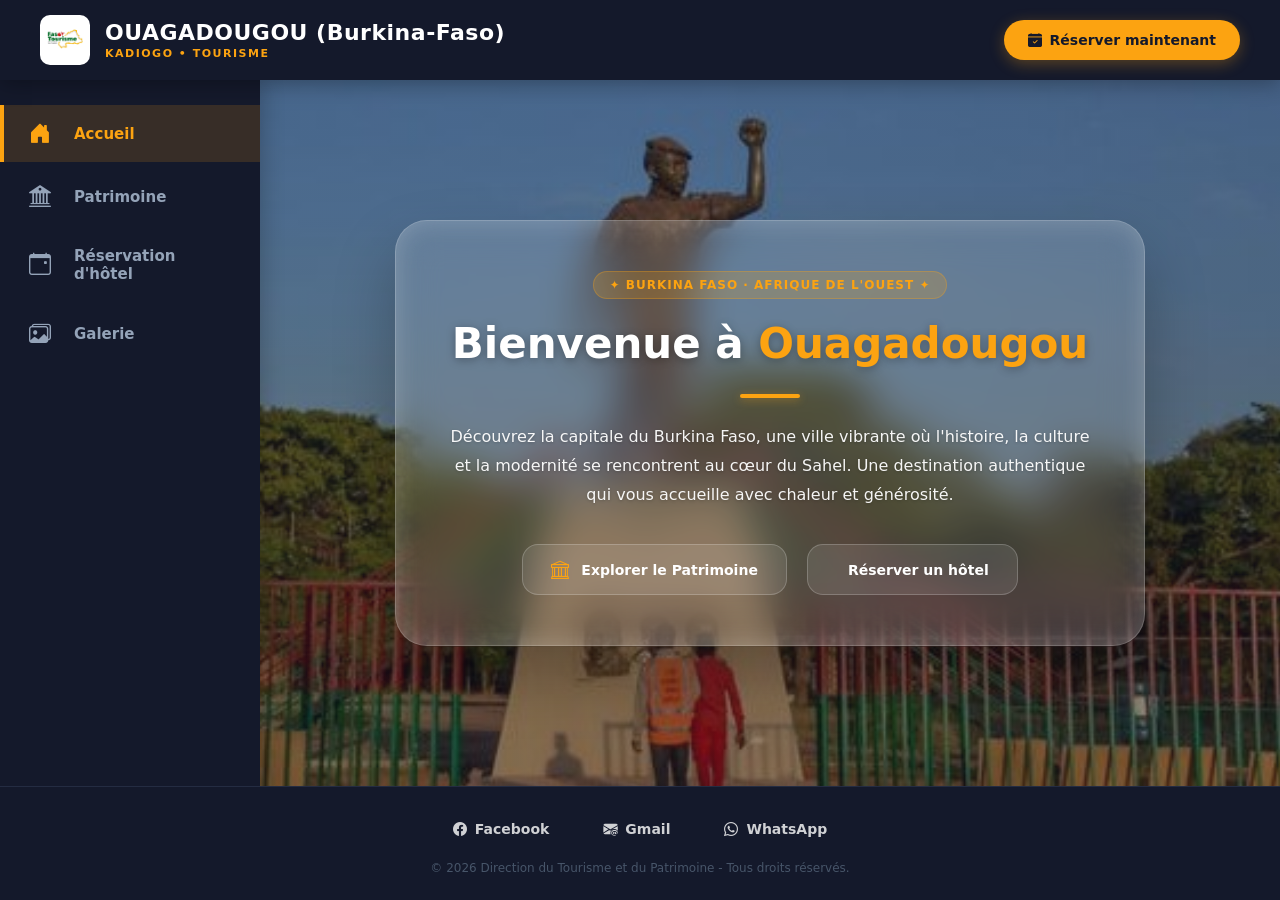
<file: index.html>
<!DOCTYPE html>
<html lang="fr">
<head>
    <meta charset="UTF-8">
    <meta name="viewport" content="width=device-width, initial-scale=1.0">
    <title>Accueil - Guide Touristique Officiel</title>
    <link rel="stylesheet" href="https://cdn.jsdelivr.net/npm/bootstrap-icons@1.11.3/font/bootstrap-icons.min.css">
    <link rel="stylesheet" href="style.css">
</head>
<body>
    <header class="en-tete">
        <div class="logo">
            <img src="images.png" alt="logo" width="50px">
            <div>
                <h1>OUAGADOUGOU (Burkina-Faso)</h1>
                <p class="boulle">KADIOGO &bull; Tourisme</p>
            </div>
        </div>
        <div class="action">
            <a href="formulaire.html" class="reserv_tete">
                <i class="bi bi-calendar-check-fill"></i> <span class="txt-btn">Réserver maintenant</span>
            </a>
        </div>
    </header>

    <div class="app">
        <nav class="bar_nav">
            <div class="liens">
                <a href="index.html" class="navigation active">
                    <i class="bi bi-house-door-fill"></i>
                    <span>Accueil</span>
                </a>
                <a href="patrimoine.html" class="navigation">
                    <i class="bi bi-bank2"></i>
                    <span>Patrimoine</span>
                </a>
                <a href="formulaire.html" class="navigation">
                    <i class="bi bi-calendar-event"></i>
                    <span>Réservation d'hôtel</span>
                </a>
                <a href="galerie.html" class="navigation">
                    <i class="bi bi-images"></i>
                    <span>Galerie</span>
                </a>
            </div>
        </nav>

        <main class="contenue">
            <div class="fiche">
                <span class="hero-badge">✦ Burkina Faso · Afrique de l'Ouest ✦</span>
                <h2>Bienvenue à <span class="highlight">Ouagadougou</span></h2>
                <div class="ligne"></div>
                <p class="texte">
                    Découvrez la capitale du Burkina Faso, une ville vibrante où l'histoire, la culture et 
                    la modernité se rencontrent au cœur du Sahel. Une destination authentique qui vous 
                    accueille avec chaleur et générosité.
                </p>
                <div class="voir_plus">
                    <a href="patrimoine.html" class="voir_plus_logo">
                        <i class="bi bi-bank"></i>
                        <span>Explorer le Patrimoine</span>
                    </a>
                    <a href="formulaire.html" class="voir_plus_logo">
                        <i class="bi bi-hotel"></i>
                        <span>Réserver un hôtel</span>
                    </a>
                </div>
            </div>
        </main>
    </div>

    <footer class="pied_site">
        <div class="pied">
            <a href="https://www.facebook.com/share/1RRprYm98Z/?mibextid=wwXIfr" target="_blank" class="footer-items">
                <i class="bi bi-facebook"></i>
                <span>Facebook</span>
            </a>
            <a href="mailto:mohamedkaraga42@gmail.com" target="_blank" class="footer-items">
                <i class="bi bi-envelope-at-fill"></i>
                <span>Gmail</span>
            </a>
            <a href="https://wa.me/22670183410" target="_blank" class="footer-items">
                <i class="bi bi-whatsapp"></i>
                <span>WhatsApp</span>
            </a>
        </div>
        <p class="cr">&copy; 2026 Direction du Tourisme et du Patrimoine - Tous droits réservés.</p>
    </footer>
</body>
</html>
</file>
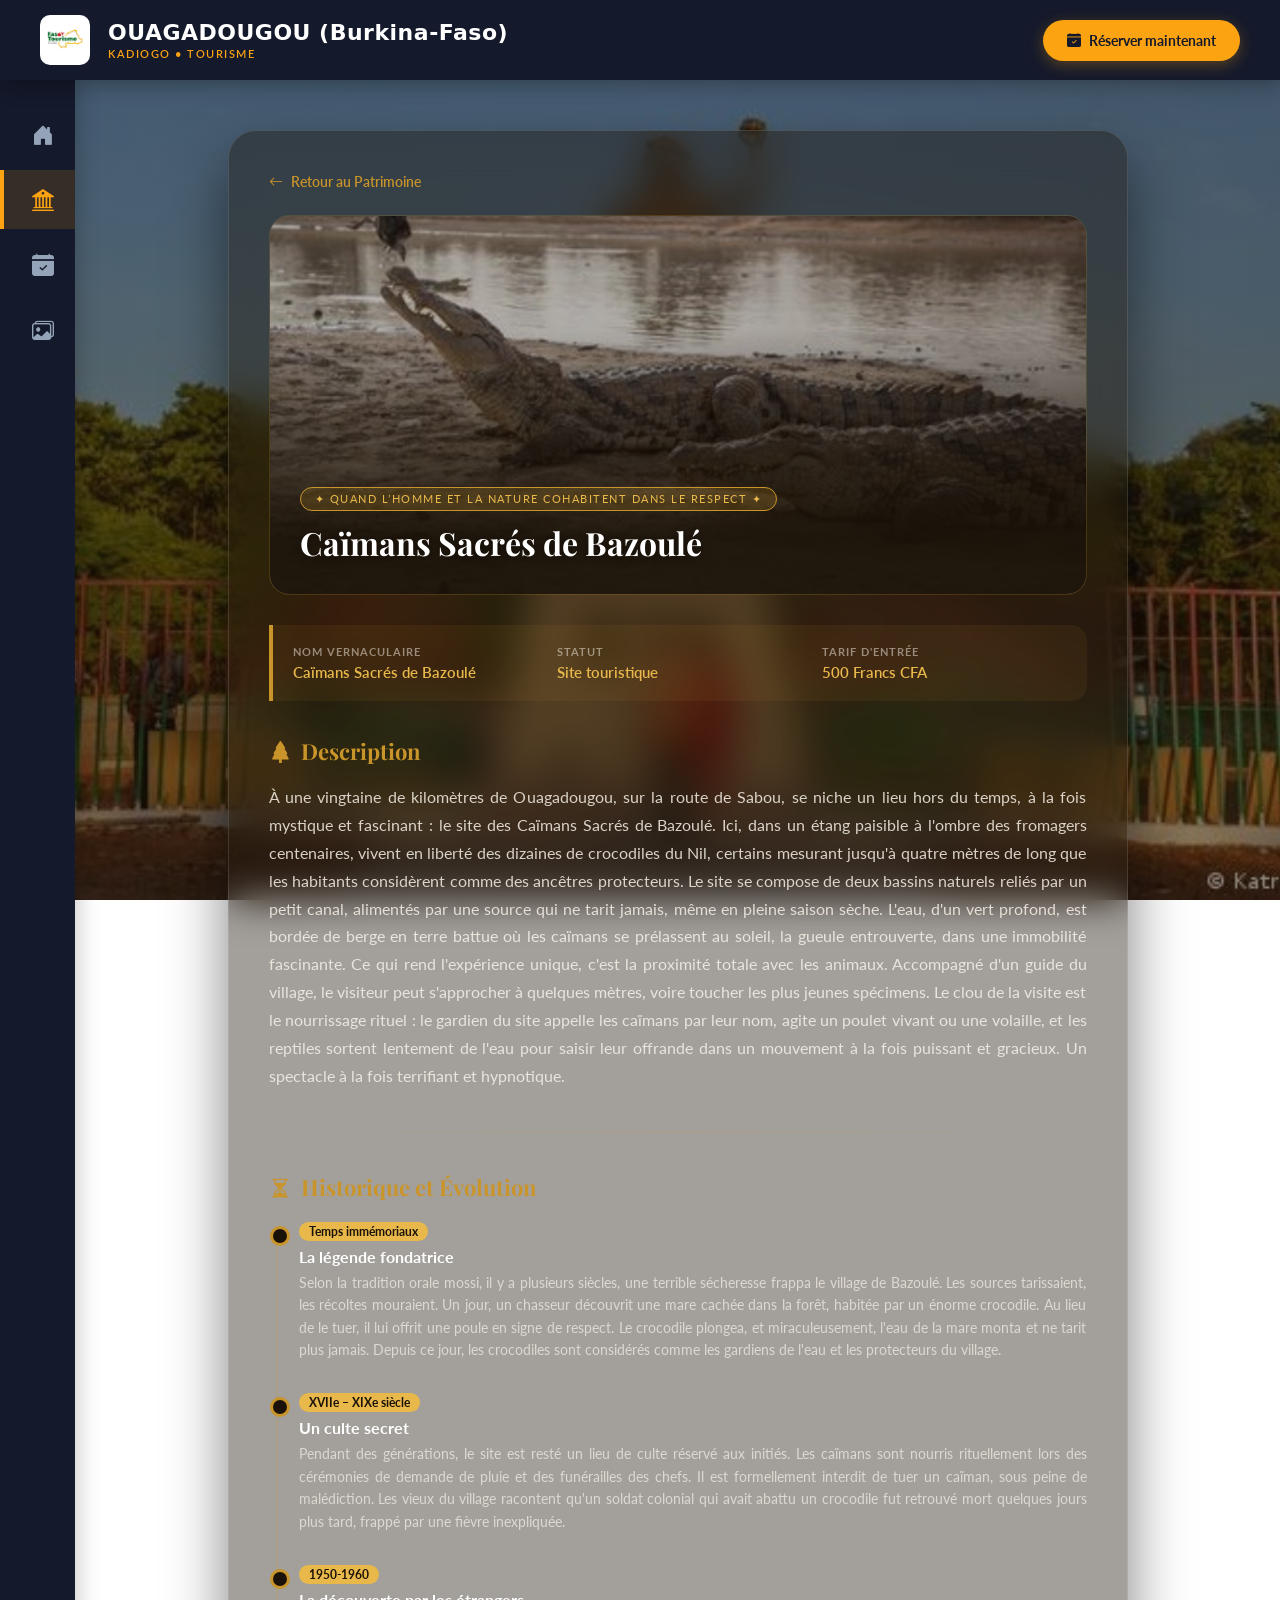
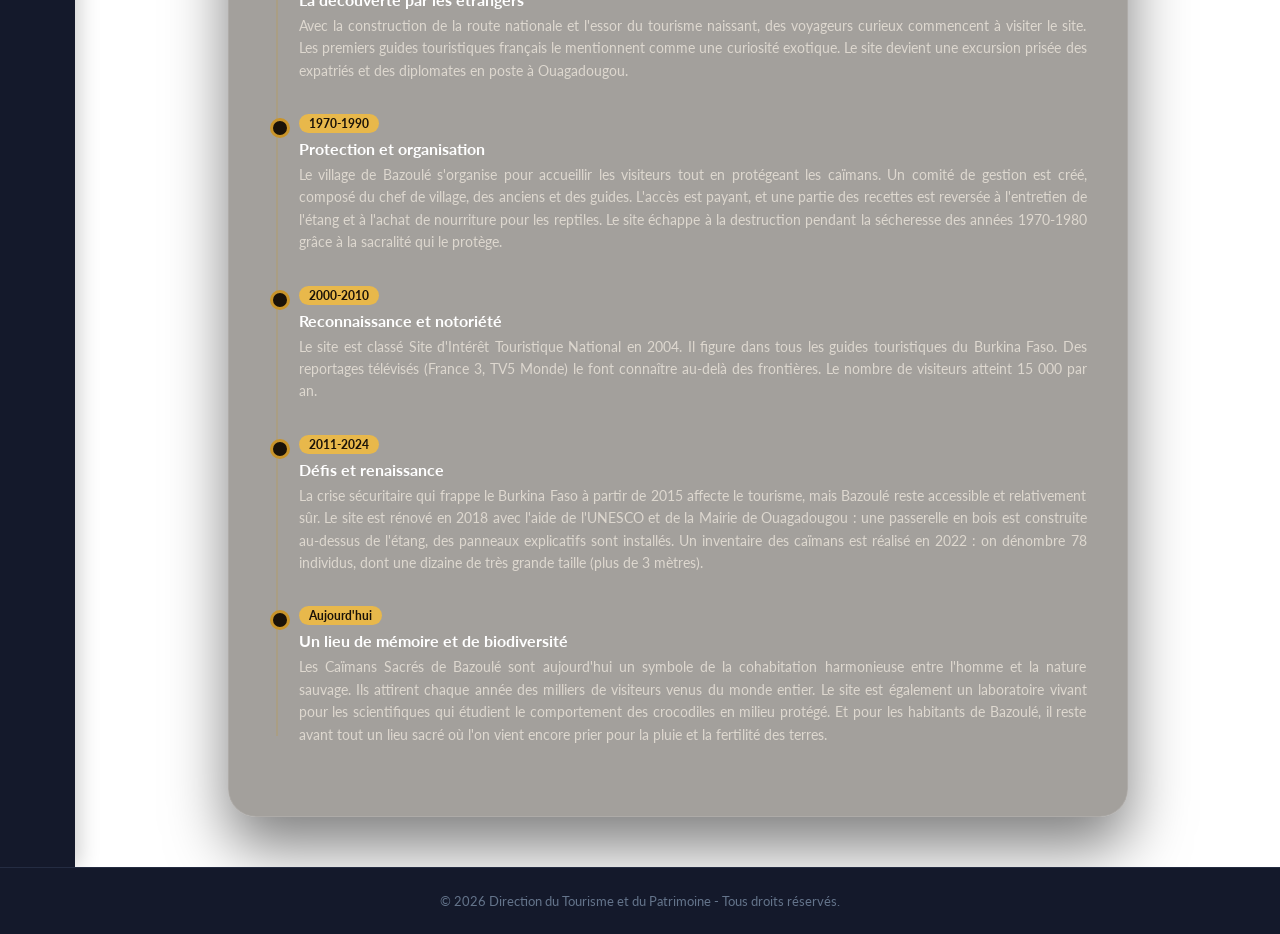
<file: CaimansSacrédeBazoulé.html>
<!DOCTYPE html>
<html lang="fr">
<head>
    <meta charset="UTF-8">
    <meta name="viewport" content="width=device-width, initial-scale=1.0">
    <title>Caïmans Sacrés de Bazoulé – Ouagadougou</title>
    <link rel="stylesheet" href="https://cdn.jsdelivr.net/npm/bootstrap-icons@1.11.3/font/bootstrap-icons.min.css">
    <link rel="stylesheet" href="MyCSS.css"> 
<body>

    <header class="site">
        <div class="logo">
            <img src="images.png" alt="logo" width="50px" >
            <div>
                <h1>OUAGADOUGOU (Burkina-Faso)</h1>
                <p class="sous-titre">KADIOGO &bull; Tourisme</p>
            </div>
        </div>
        <div class="action">
            <a href="formulaire.html" class="reserver">
                <i class="bi bi-calendar-check-fill"></i> <span class="txt-btn">Réserver maintenant</span>
            </a>
        </div>
    </header>

    <div class="disposition">
        
        <nav class="menu">
            <div class="liens">
                <a href="index.html" class="elements">
                    <i class="bi bi-house-door-fill"></i>
                    <span>Accueil</span>
                </a>
                <a href="patrimoine.html" class="elements active">
                    <i class="bi bi-bank2"></i>
                    <span>Patrimoine</span>
                </a>
                <a href="formulaire.html" class="elements">
                    <i class="bi bi-calendar-check-fill"></i>
                    <span>Réservation d'hôtel</span>
                </a>
                <a href="galerie.html" class="elements">
                    <i class="bi bi-images"></i>
                    <span>Galerie</span>
                </a>
            </div>
        </nav>

        <main class="contenu">
           
            <div class="detail-container">
                
                <a href="patrimoine.html" class="back-link">
                    <i class="bi bi-arrow-left"></i> Retour au Patrimoine
                </a>

                <div class="detail-hero">
                    <img src="Images/Caimanssacrés.jpeg" alt="Caïmans Sacrés de Bazoulé">
                    <div class="detail-hero-overlay">
                        <span class="detail-badge">✦ Quand l’homme et la nature cohabitent dans le respect ✦</span>
                        <h2>Caïmans Sacrés de Bazoulé</h2>
                    </div>
                </div>

                <div class="detail-meta">
                    <div>
                        <strong>Nom vernaculaire</strong>
                        <span>Caïmans Sacrés de Bazoulé</span>
                    </div>
                    <div>
                        <strong>Statut</strong>
                        <span>Site touristique</span>
                    </div>
                    <div>
                        <strong>Tarif d'entrée</strong>
                        <span>500 Francs CFA</span>
                    </div>
                </div>

                <section class="detail-section">
                    <h3><i class="bi bi-tree-fill"></i> Description</h3>
                    <p>À une vingtaine de kilomètres de Ouagadougou, sur la route de Sabou, se niche un lieu hors du temps, à la fois mystique et fascinant : le site des Caïmans Sacrés de Bazoulé. Ici, dans un étang paisible à l'ombre des fromagers centenaires, vivent en liberté des dizaines de crocodiles du Nil, certains mesurant jusqu'à quatre mètres de long que les habitants considèrent comme des ancêtres protecteurs.
Le site se compose de deux bassins naturels reliés par un petit canal, alimentés par une source qui ne tarit jamais, même en pleine saison sèche. L'eau, d'un vert profond, est bordée de berge en terre battue où les caïmans se prélassent au soleil, la gueule entrouverte, dans une immobilité fascinante.
Ce qui rend l'expérience unique, c'est la proximité totale avec les animaux. Accompagné d'un guide du village, le visiteur peut s'approcher à quelques mètres, voire toucher les plus jeunes spécimens. Le clou de la visite est le nourrissage rituel : le gardien du site appelle les caïmans par leur nom, agite un poulet vivant ou une volaille, et les reptiles sortent lentement de l'eau pour saisir leur offrande dans un mouvement à la fois puissant et gracieux. Un spectacle à la fois terrifiant et hypnotique.</p>
                    
                   <!-- <p class="liste-intro"><strong>Vous y découvrirez entre autres :</strong></p>
                    <ul class="custom-list">
                        <li><strong></strong></li>
			<li><strong></strong></li>
			<li><strong></strong></li>
			<li><strong></strong></li>
			<li><strong></strong></li>
			<li><strong></strong></li>

                     </ul> -->
                </section>

                <hr class="section-divider">

                <section class="detail-section">
                    <h3><i class="bi bi-hourglass-split"></i> Historique et Évolution</h3>
                    <ul class="timeline">
                        <li>
                            <span class="time-date">Temps immémoriaux</span>
                            <strong>La légende fondatrice</strong>
                            <p>Selon la tradition orale mossi, il y a plusieurs siècles, une terrible sécheresse frappa le village de Bazoulé. Les sources tarissaient, les récoltes mouraient. Un jour, un chasseur découvrit une mare cachée dans la forêt, habitée par un énorme crocodile. Au lieu de le tuer, il lui offrit une poule en signe de respect. Le crocodile plongea, et miraculeusement, l'eau de la mare monta et ne tarit plus jamais. Depuis ce jour, les crocodiles sont considérés comme les gardiens de l'eau et les protecteurs du village.</p>
                        </li>
			            <li>
                            <span class="time-date">XVIIe – XIXe siècle</span>
                            <strong>Un culte secret</strong>
                            <p>Pendant des générations, le site est resté un lieu de culte réservé aux initiés. Les caïmans sont nourris rituellement lors des cérémonies de demande de pluie et des funérailles des chefs. Il est formellement interdit de tuer un caïman, sous peine de malédiction. Les vieux du village racontent qu'un soldat colonial qui avait abattu un crocodile fut retrouvé mort quelques jours plus tard, frappé par une fièvre inexpliquée.</p>
                        </li>
			            <li>
                            <span class="time-date">1950-1960</span>
                            <strong> La découverte par les étrangers</strong>
                            <p>Avec la construction de la route nationale et l'essor du tourisme naissant, des voyageurs curieux commencent à visiter le site. Les premiers guides touristiques français le mentionnent comme une curiosité exotique. Le site devient une excursion prisée des expatriés et des diplomates en poste à Ouagadougou.</p>
                        </li>
		            	<li>
                            <span class="time-date">1970-1990</span>
                            <strong>Protection et organisation</strong>
                            <p>Le village de Bazoulé s'organise pour accueillir les visiteurs tout en protégeant les caïmans. Un comité de gestion est créé, composé du chef de village, des anciens et des guides. L'accès est payant, et une partie des recettes est reversée à l'entretien de l'étang et à l'achat de nourriture pour les reptiles. Le site échappe à la destruction pendant la sécheresse des années 1970-1980 grâce à la sacralité qui le protège.</p>
                        </li>
			            <li>
                            <span class="time-date">2000-2010</span>
                            <strong>Reconnaissance et notoriété</strong>
                            <p>Le site est classé Site d'Intérêt Touristique National en 2004. Il figure dans tous les guides touristiques du Burkina Faso. Des reportages télévisés (France 3, TV5 Monde) le font connaître au-delà des frontières. Le nombre de visiteurs atteint 15 000 par an.</p>
                        </li>
			            <li>
                            <span class="time-date">2011-2024</span>
                            <strong>Défis et renaissance</strong>
                            <p>La crise sécuritaire qui frappe le Burkina Faso à partir de 2015 affecte le tourisme, mais Bazoulé reste accessible et relativement sûr. Le site est rénové en 2018 avec l'aide de l'UNESCO et de la Mairie de Ouagadougou : une passerelle en bois est construite au-dessus de l'étang, des panneaux explicatifs sont installés. Un inventaire des caïmans est réalisé en 2022 : on dénombre 78 individus, dont une dizaine de très grande taille (plus de 3 mètres).</p>
                        </li>
			            <li>
                            <span class="time-date">Aujourd'hui</span>
                            <strong>Un lieu de mémoire et de biodiversité</strong>
                            <p>Les Caïmans Sacrés de Bazoulé sont aujourd'hui un symbole de la cohabitation harmonieuse entre l'homme et la nature sauvage. Ils attirent chaque année des milliers de visiteurs venus du monde entier. Le site est également un laboratoire vivant pour les scientifiques qui étudient le comportement des crocodiles en milieu protégé. Et pour les habitants de Bazoulé, il reste avant tout un lieu sacré où l'on vient encore prier pour la pluie et la fertilité des terres.</p>
                        </li>

                    </ul>
                </section>

            </div>
        </main>
    </div>

    <footer>
        <p>&copy; 2026 Direction du Tourisme et du Patrimoine - Tous droits réservés.</p>
    </footer>

</body>
</html>
</file>
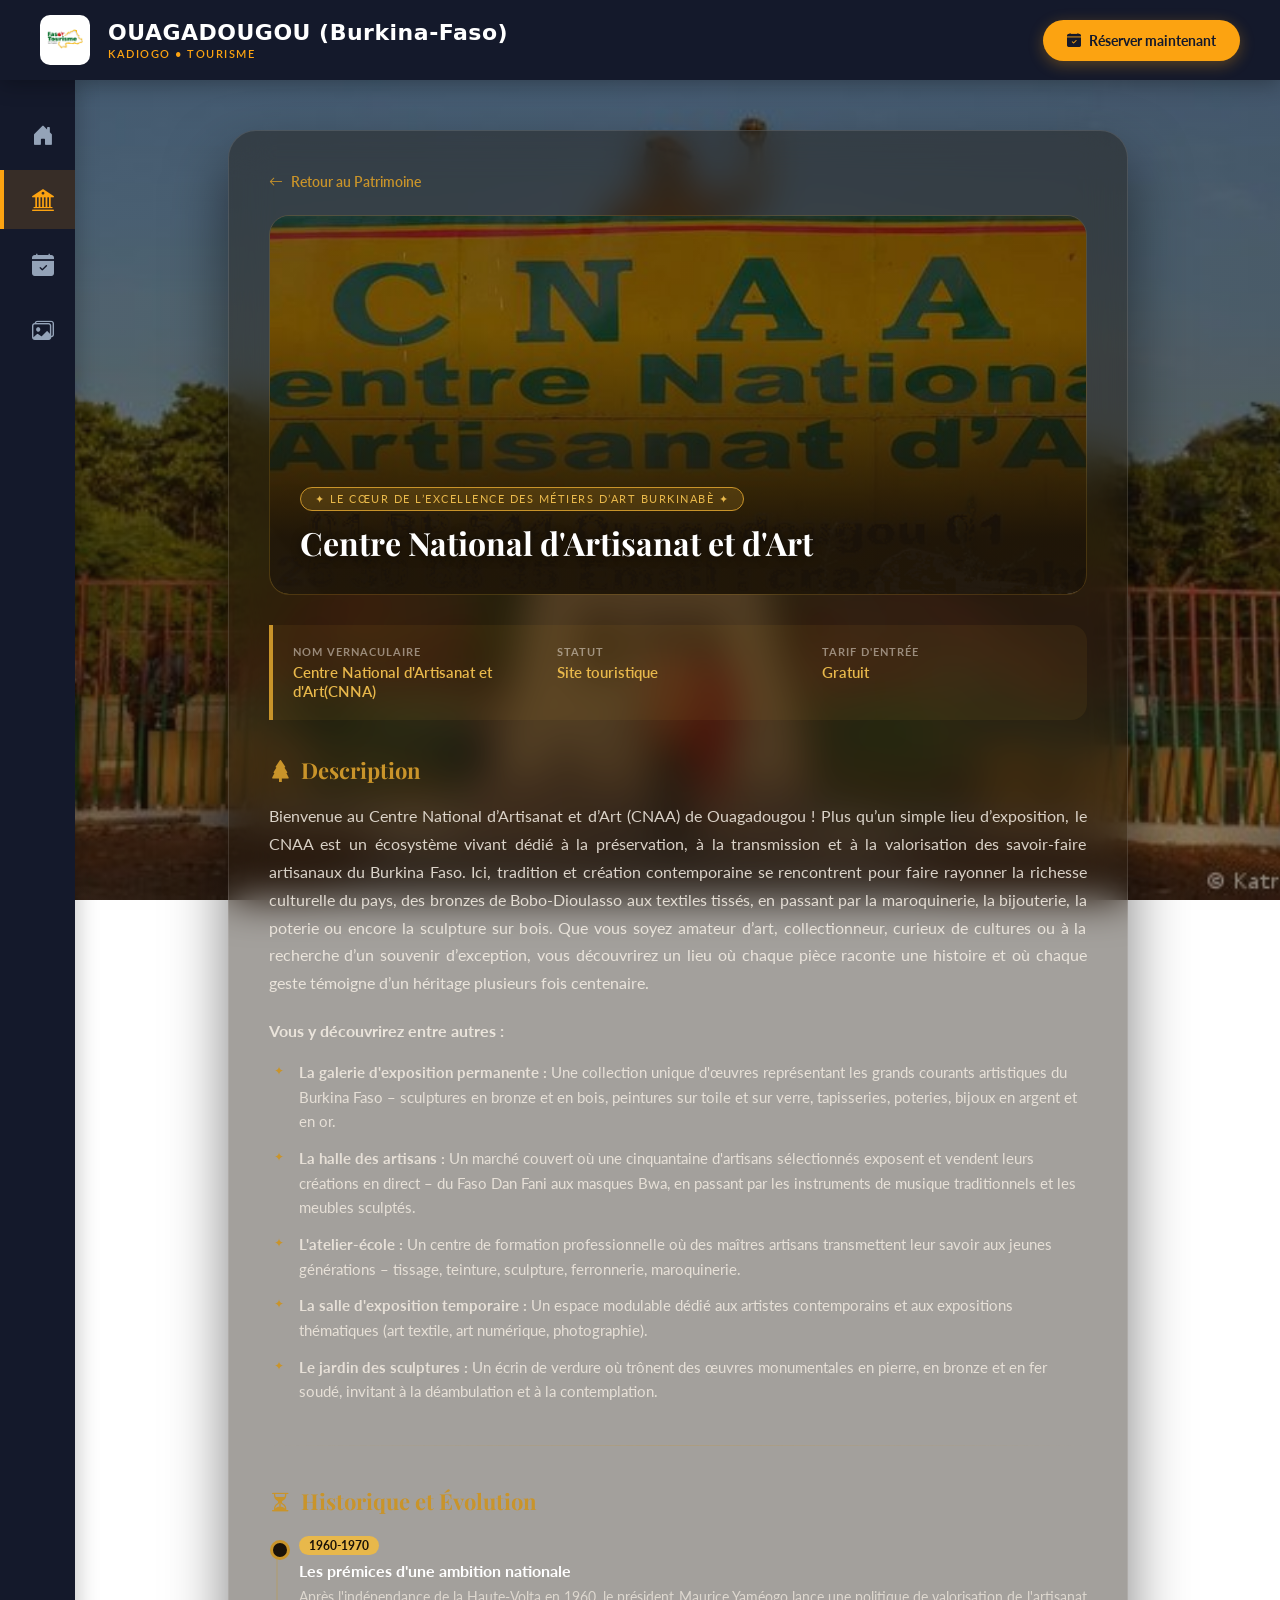
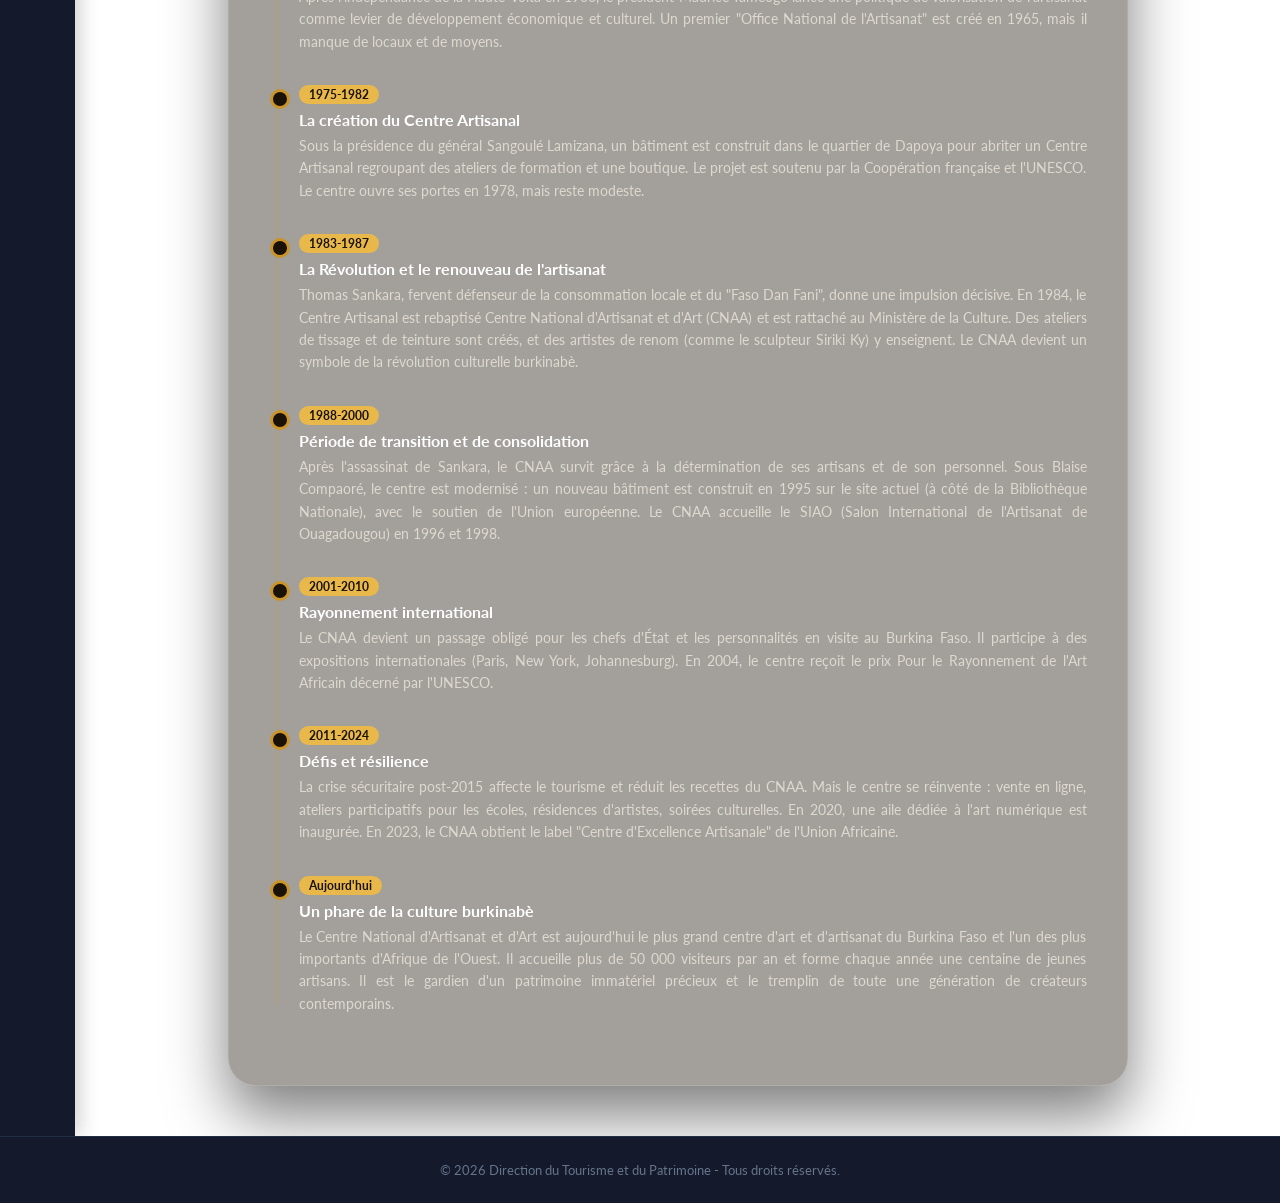
<file: CNAA.html>
<!DOCTYPE html>
<html lang="fr">
<head>
    <meta charset="UTF-8">
    <meta name="viewport" content="width=device-width, initial-scale=1.0">
    <title>Centre National d'Artisanat et d'Art– Ouagadougou</title>
    <link rel="stylesheet" href="https://cdn.jsdelivr.net/npm/bootstrap-icons@1.11.3/font/bootstrap-icons.min.css">
    <link rel="stylesheet" href="MyCSS.css">
</head>
<body>

    <header class="site">
        <div class="logo">
            <img src="images.png" alt="logo" width="50px" >
            <div>
                <h1>OUAGADOUGOU (Burkina-Faso)</h1>
                <p class="sous-titre">KADIOGO &bull; Tourisme</p>
            </div>
        </div>
        <div class="action">
            <a href="formulaire.html" class="reserver">
                <i class="bi bi-calendar-check-fill"></i> <span class="txt-btn">Réserver maintenant</span>
            </a>
        </div>
    </header>

    <div class="disposition">
        
        <nav class="menu">
            <div class="liens">
                <a href="index.html" class="elements">
                    <i class="bi bi-house-door-fill"></i>
                    <span>Accueil</span>
                </a>
                <a href="patrimoine.html" class="elements active">
                    <i class="bi bi-bank2"></i>
                    <span>Patrimoine</span>
                </a>
                <a href="formulaire.html" class="elements">
                    <i class="bi bi-calendar-check-fill"></i>
                    <span>Réservation d'hôtel</span>
                </a>
                <a href="galerie.html" class="elements">
                    <i class="bi bi-images"></i>
                    <span>Galerie</span>
                </a>
            </div>
        </nav>

        <main class="contenu">
            
            <div class="detail-container">
                
                <a href="patrimoine.html" class="back-link">
                    <i class="bi bi-arrow-left"></i> Retour au Patrimoine
                </a>

                <div class="detail-hero">
                    <img src="Images/CNNA.jpeg" alt="Centre National d'Artisanat et d'Art">
                    <div class="detail-hero-overlay">
                        <span class="detail-badge">✦ Le cœur de l’excellence des métiers d’art burkinabè ✦</span>
                        <h2>Centre National d'Artisanat et d'Art</h2>
                    </div>
                </div>

                <div class="detail-meta">
                    <div>
                        <strong>Nom vernaculaire</strong>
                        <span>Centre National d'Artisanat et d'Art(CNNA)</span>
                    </div>
                    <div>
                        <strong>Statut</strong>
                        <span>Site touristique</span>
                    </div>
                    <div>
                        <strong>Tarif d'entrée</strong>
                        <span>Gratuit</span>
                    </div>
                </div>

                <section class="detail-section">
                    <h3><i class="bi bi-tree-fill"></i> Description</h3>
                    <p>Bienvenue au Centre National d’Artisanat et d’Art (CNAA) de Ouagadougou ! Plus qu’un simple lieu d’exposition, le CNAA est un écosystème vivant dédié à la préservation, à la transmission et à la valorisation des savoir-faire artisanaux du Burkina Faso. Ici, tradition et création contemporaine se rencontrent pour faire rayonner la richesse culturelle du pays, des bronzes de Bobo-Dioulasso aux textiles tissés, en passant par la maroquinerie, la bijouterie, la poterie ou encore la sculpture sur bois.
Que vous soyez amateur d’art, collectionneur, curieux de cultures ou à la recherche d’un souvenir d’exception, vous découvrirez un lieu où chaque pièce raconte une histoire et où chaque geste témoigne d’un héritage plusieurs fois centenaire.</p>
                    
                   <p class="liste-intro"><strong>Vous y découvrirez entre autres :</strong></p>
                    <ul class="custom-list">
                        <li><strong>La galerie d'exposition permanente :</strong> Une collection unique d'œuvres représentant les grands courants artistiques du Burkina Faso – sculptures en bronze et en bois, peintures sur toile et sur verre, tapisseries, poteries, bijoux en argent et en or.</li>
			            <li><strong>La halle des artisans :</strong> Un marché couvert où une cinquantaine d'artisans sélectionnés exposent et vendent leurs créations en direct – du Faso Dan Fani aux masques Bwa, en passant par les instruments de musique traditionnels et les meubles sculptés.</li>
		            	<li><strong>L'atelier-école :</strong> Un centre de formation professionnelle où des maîtres artisans transmettent leur savoir aux jeunes générations – tissage, teinture, sculpture, ferronnerie, maroquinerie.</li>
		            	<li><strong>La salle d'exposition temporaire :</strong> Un espace modulable dédié aux artistes contemporains et aux expositions thématiques (art textile, art numérique, photographie).</li>
		            	<li><strong>Le jardin des sculptures :</strong> Un écrin de verdure où trônent des œuvres monumentales en pierre, en bronze et en fer soudé, invitant à la déambulation et à la contemplation.</li>
		            	
                     </ul> 
                </section>

                <hr class="section-divider">

                <section class="detail-section">
                    <h3><i class="bi bi-hourglass-split"></i> Historique et Évolution</h3>
                    <ul class="timeline">
                        <li>
                            <span class="time-date">1960-1970</span>
                            <strong>Les prémices d'une ambition nationale</strong>
                            <p>Après l'indépendance de la Haute-Volta en 1960, le président Maurice Yaméogo lance une politique de valorisation de l'artisanat comme levier de développement économique et culturel. Un premier "Office National de l'Artisanat" est créé en 1965, mais il manque de locaux et de moyens.</p>
                        </li>
			            <li>
                            <span class="time-date">1975-1982</span>
                            <strong>La création du Centre Artisanal</strong>
                            <p>Sous la présidence du général Sangoulé Lamizana, un bâtiment est construit dans le quartier de Dapoya pour abriter un Centre Artisanal regroupant des ateliers de formation et une boutique. Le projet est soutenu par la Coopération française et l'UNESCO. Le centre ouvre ses portes en 1978, mais reste modeste.</p>
                        </li>
			            <li>
                            <span class="time-date">1983-1987</span>
                            <strong>La Révolution et le renouveau de l'artisanat</strong>
                            <p>Thomas Sankara, fervent défenseur de la consommation locale et du "Faso Dan Fani", donne une impulsion décisive. En 1984, le Centre Artisanal est rebaptisé Centre National d'Artisanat et d'Art (CNAA) et est rattaché au Ministère de la Culture. Des ateliers de tissage et de teinture sont créés, et des artistes de renom (comme le sculpteur Siriki Ky) y enseignent. Le CNAA devient un symbole de la révolution culturelle burkinabè.</p>
                        </li>
			            <li>
                            <span class="time-date">1988-2000</span>
                            <strong>Période de transition et de consolidation</strong>
                            <p>Après l'assassinat de Sankara, le CNAA survit grâce à la détermination de ses artisans et de son personnel. Sous Blaise Compaoré, le centre est modernisé : un nouveau bâtiment est construit en 1995 sur le site actuel (à côté de la Bibliothèque Nationale), avec le soutien de l'Union européenne. Le CNAA accueille le SIAO (Salon International de l'Artisanat de Ouagadougou) en 1996 et 1998.</p>
                        </li>
			            <li>
                            <span class="time-date">2001-2010</span>
                            <strong> Rayonnement international</strong>
                            <p>Le CNAA devient un passage obligé pour les chefs d'État et les personnalités en visite au Burkina Faso. Il participe à des expositions internationales (Paris, New York, Johannesburg). En 2004, le centre reçoit le prix Pour le Rayonnement de l'Art Africain décerné par l'UNESCO.</p>
                        </li>
			            <li>
                            <span class="time-date">2011-2024</span>
                            <strong>Défis et résilience</strong>
                            <p>La crise sécuritaire post-2015 affecte le tourisme et réduit les recettes du CNAA. Mais le centre se réinvente : vente en ligne, ateliers participatifs pour les écoles, résidences d'artistes, soirées culturelles. En 2020, une aile dédiée à l'art numérique est inaugurée. En 2023, le CNAA obtient le label "Centre d'Excellence Artisanale" de l'Union Africaine.</p>
                        </li>
			            <li>
                            <span class="time-date">Aujourd'hui</span>
                            <strong>Un phare de la culture burkinabè</strong>
                            <p>Le Centre National d'Artisanat et d'Art est aujourd'hui le plus grand centre d'art et d'artisanat du Burkina Faso et l'un des plus importants d'Afrique de l'Ouest. Il accueille plus de 50 000 visiteurs par an et forme chaque année une centaine de jeunes artisans. Il est le gardien d'un patrimoine immatériel précieux et le tremplin de toute une génération de créateurs contemporains.</p>
                        </li>

                    </ul>
                </section>

            </div>
        </main>
    </div>

    <footer>
        <p>&copy; 2026 Direction du Tourisme et du Patrimoine - Tous droits réservés.</p>
    </footer>

</body>
</html>
</file>
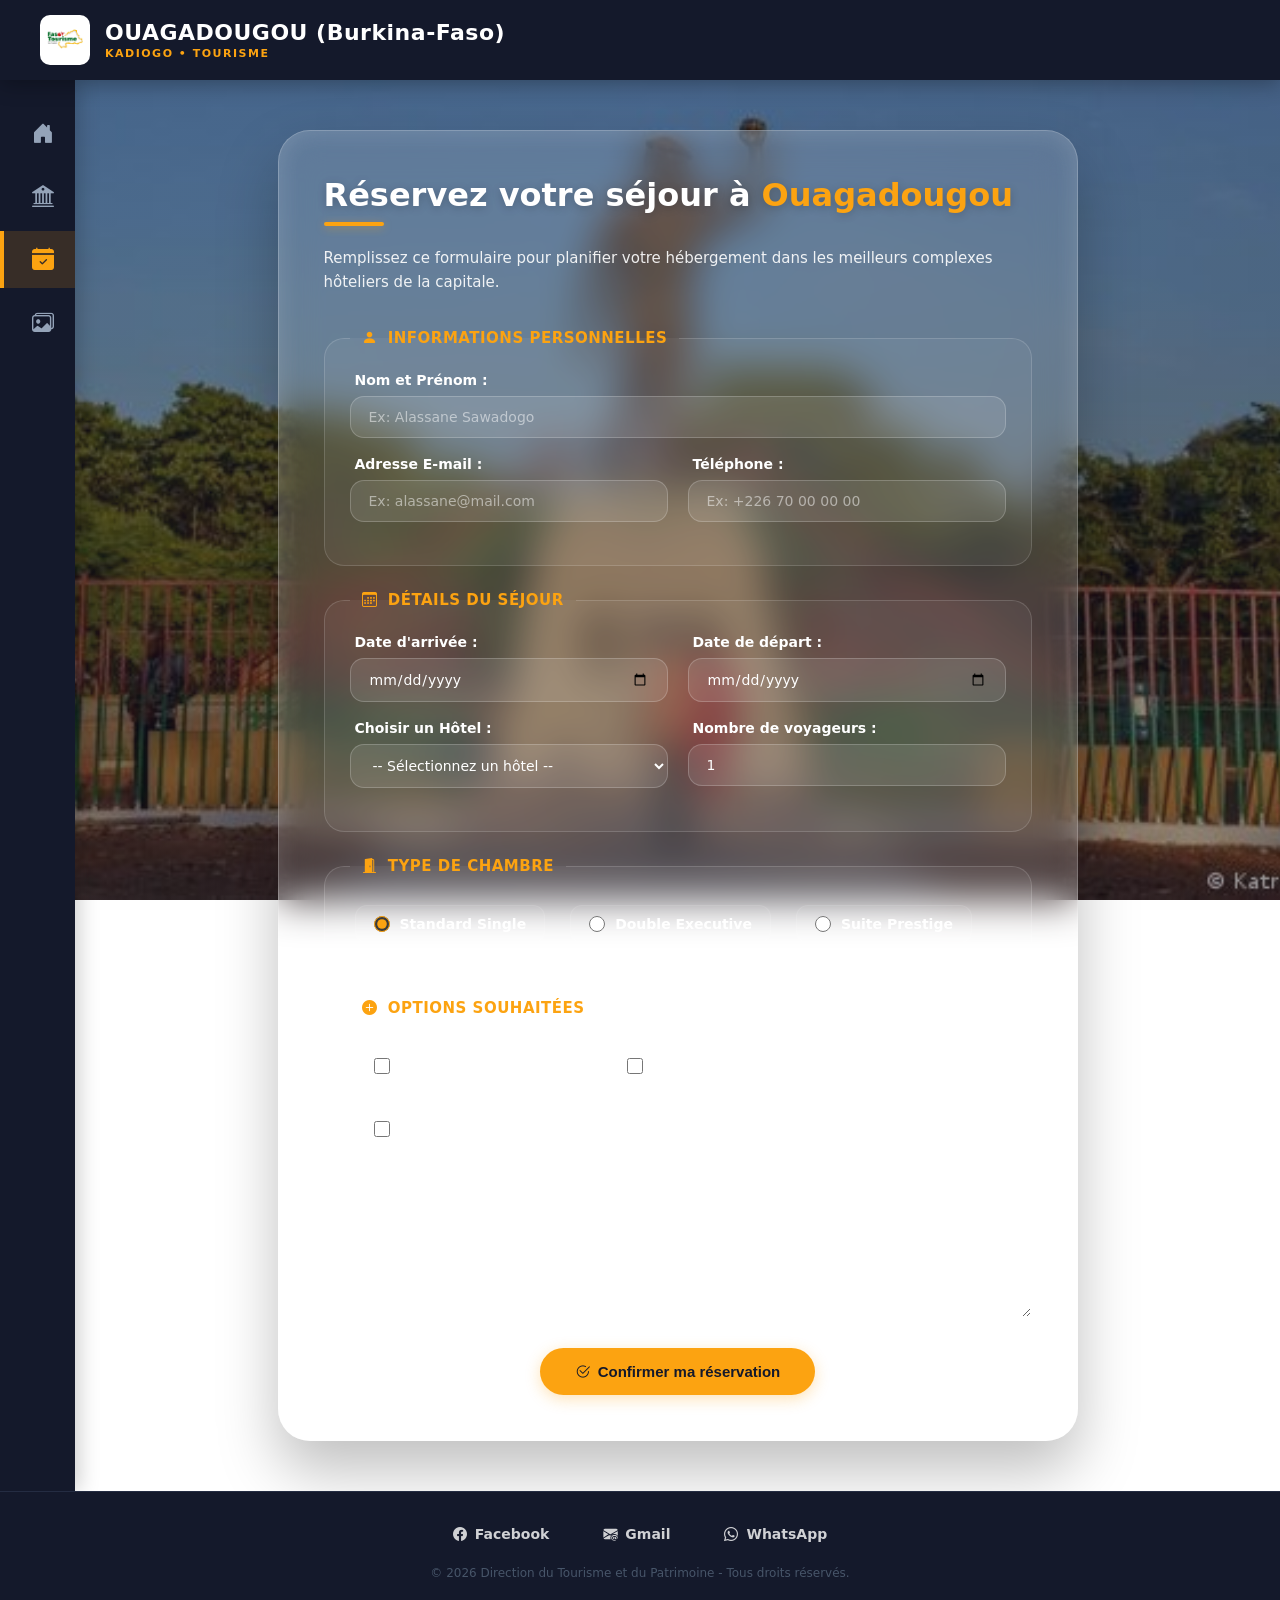
<file: formulaire.html>
<!DOCTYPE html>
<html lang="fr">
<head>
    <meta charset="UTF-8">
    <meta name="viewport" content="width=device-width, initial-scale=1.0">
    <title>Réservation d'Hôtel - Ouagadougou</title>
    <link rel="stylesheet" href="https://cdn.jsdelivr.net/npm/bootstrap-icons@1.11.3/font/bootstrap-icons.min.css">
    <link rel="stylesheet" href="stylef.css">
</head>
<body>
    <header class="site">
        <div class="logo">
            <img src="images.png" alt="logo" width="50px">
            <div>
                <h1>OUAGADOUGOU (Burkina-Faso)</h1>
                <p class="sous-titre">KADIOGO &bull; Tourisme</p>
            </div>
        </div>
    </header> 

    <div class="disposition">
        
        <nav class="menu">
            <div class="liens">
                <a href="index.html" class="elements">
                    <i class="bi bi-house-door-fill"></i>
                    <span>Accueil</span>
                </a>
                <a href="patrimoine.html" class="elements">
                    <i class="bi bi-bank2"></i>
                    <span>Patrimoine</span>
                </a>
                <a href="formulaire.html" class="elements active">
                    <i class="bi bi-calendar-check-fill"></i>
                    <span>Réservation d'hôtel</span>
                </a>
                <a href="galerie.html" class="elements">
                    <i class="bi bi-images"></i>
                    <span>Galerie</span>
                </a>
            </div>
        </nav>

        <main class="contenu">
            <div class="formulaire">
                <h2>Réservez votre séjour à <span class="highlight">Ouagadougou</span></h2>
                <div class="decor"></div>
                <p class="intro">Remplissez ce formulaire pour planifier votre hébergement dans les meilleurs complexes hôteliers de la capitale.</p>
                
                <form action="#" method="POST" class="booking-form">
                    
                    <fieldset class="section">
                        <legend><i class="bi bi-person-fill"></i> Informations Personnelles</legend>
                        
                        <div class="bloc">
                            <label for="nom-complet">Nom et Prénom :</label>
                            <input type="text" id="nom-complet" name="nom-complet" placeholder="Ex: Alassane Sawadogo" required>
                        </div>

                        <div class="lignes">
                            <div class="bloc">
                                <label for="email">Adresse E-mail :</label>
                                <input type="email" id="email" name="email" placeholder="Ex: alassane@mail.com" required>
                            </div>
                            <div class="bloc">
                                <label for="telephone">Téléphone :</label>
                                <input type="tel" id="telephone" name="telephone" placeholder="Ex: +226 70 00 00 00" required>
                            </div>
                        </div>
                    </fieldset>

                    <fieldset class="section">
                        <legend><i class="bi bi-calendar3"></i> Détails du Séjour</legend>
                        
                        <div class="lignes">
                            <div class="bloc">
                                <label for="date-arrivee">Date d'arrivée :</label>
                                <input type="date" id="date-arrivee" name="date-arrivee" required>
                            </div>
                            <div class="bloc">
                                <label for="date-depart">Date de départ :</label>
                                <input type="date" id="date-depart" name="date-depart" required>
                            </div>
                        </div>

                        <div class="lignes">
                            <div class="bloc">
                                <label for="hotel-choix">Choisir un Hôtel :</label>
                                <select id="hotel-choix" name="hotel-choix" required>
                                    <option value="" disabled selected>-- Sélectionnez un hôtel --</option>
                                    <option value="laico">Hôtel Laico Ouaga 2000</option>
                                    <option value="silmande">Hôtel Silmandé</option>
                                    <option value="independance">Hôtel de l'Indépendance</option>
                                    <option value="azalai">Azalaï Hôtel</option>
                                </select>
                            </div>
                            <div class="bloc">
                                <label for="voyageurs">Nombre de voyageurs :</label>
                                <input type="number" id="voyageurs" name="voyageurs" min="1" max="10" value="1" required>
                            </div>
                        </div>
                    </fieldset>

                    <fieldset class="section">
                        <legend><i class="bi bi-door-open-fill"></i> Type de Chambre</legend>
                        <div class="radio">
                            <label class="label">
                                <input type="radio" name="type-chambre" value="standard" checked> <span>Standard Single</span>
                            </label>
                            <label class="label">
                                <input type="radio" name="type-chambre" value="double"> <span>Double Executive</span>
                            </label>
                            <label class="label">
                                <input type="radio" name="type-chambre" value="suite"> <span>Suite Prestige</span>
                            </label>
                        </div>
                    </fieldset>

                    <fieldset class="section">
                        <legend><i class="bi bi-plus-circle-fill"></i> Options Souhaitées</legend>
                        <div class="cases">
                            <label class="cases-label">
                                <input type="checkbox" name="options" value="dej"> <span>Petit-déjeuner inclus</span>
                            </label>
                            <label class="cases-label">
                                <input type="checkbox" name="options" value="navette"> <span>Navette Aéroport</span>
                            </label>
                            <label class="cases-label">
                                <input type="checkbox" name="options" value="guide"> <span>Guide touristique privé</span>
                            </label>
                        </div>
                    </fieldset>

                    <div class="bloc column-textarea">
                        <label for="Demandes">Demandes particulières / Notes :</label>
                        <textarea id="Demandes" name="Demandes" rows="4" placeholder="Précisez ici vos besoins spécifiques (lit bébé, allergies...)"></textarea>
                    </div>

                    <div class="actions">
                        <button type="submit" class="soumettre">
                            <i class="bi bi-check2-circle"></i> Confirmer ma réservation
                        </button>
                    </div>

                </form>
            </div>
        </main>
    </div>

    <footer class="pied">
        <div class="pied-liens">
            <a href="https://www.facebook.com/share/1RRprYm98Z/?mibextid=wwXIfr" target="_blank" class="footer-items">
                <i class="bi bi-facebook"></i> <span>Facebook</span>
            </a>
            <a href="mailto:mohamedkaraga42@gmail.com" target="_blank" class="footer-items">
                <i class="bi bi-envelope-at-fill"></i> <span>Gmail</span>
            </a>
            <a href="https://wa.me/22670183410" target="_blank" class="footer-items">
                <i class="bi bi-whatsapp"></i> <span>WhatsApp</span>
            </a>
        </div>
        <p class="cr">&copy; 2026 Direction du Tourisme et du Patrimoine - Tous droits réservés.</p>
    </footer>
</body>
</html>
</file>
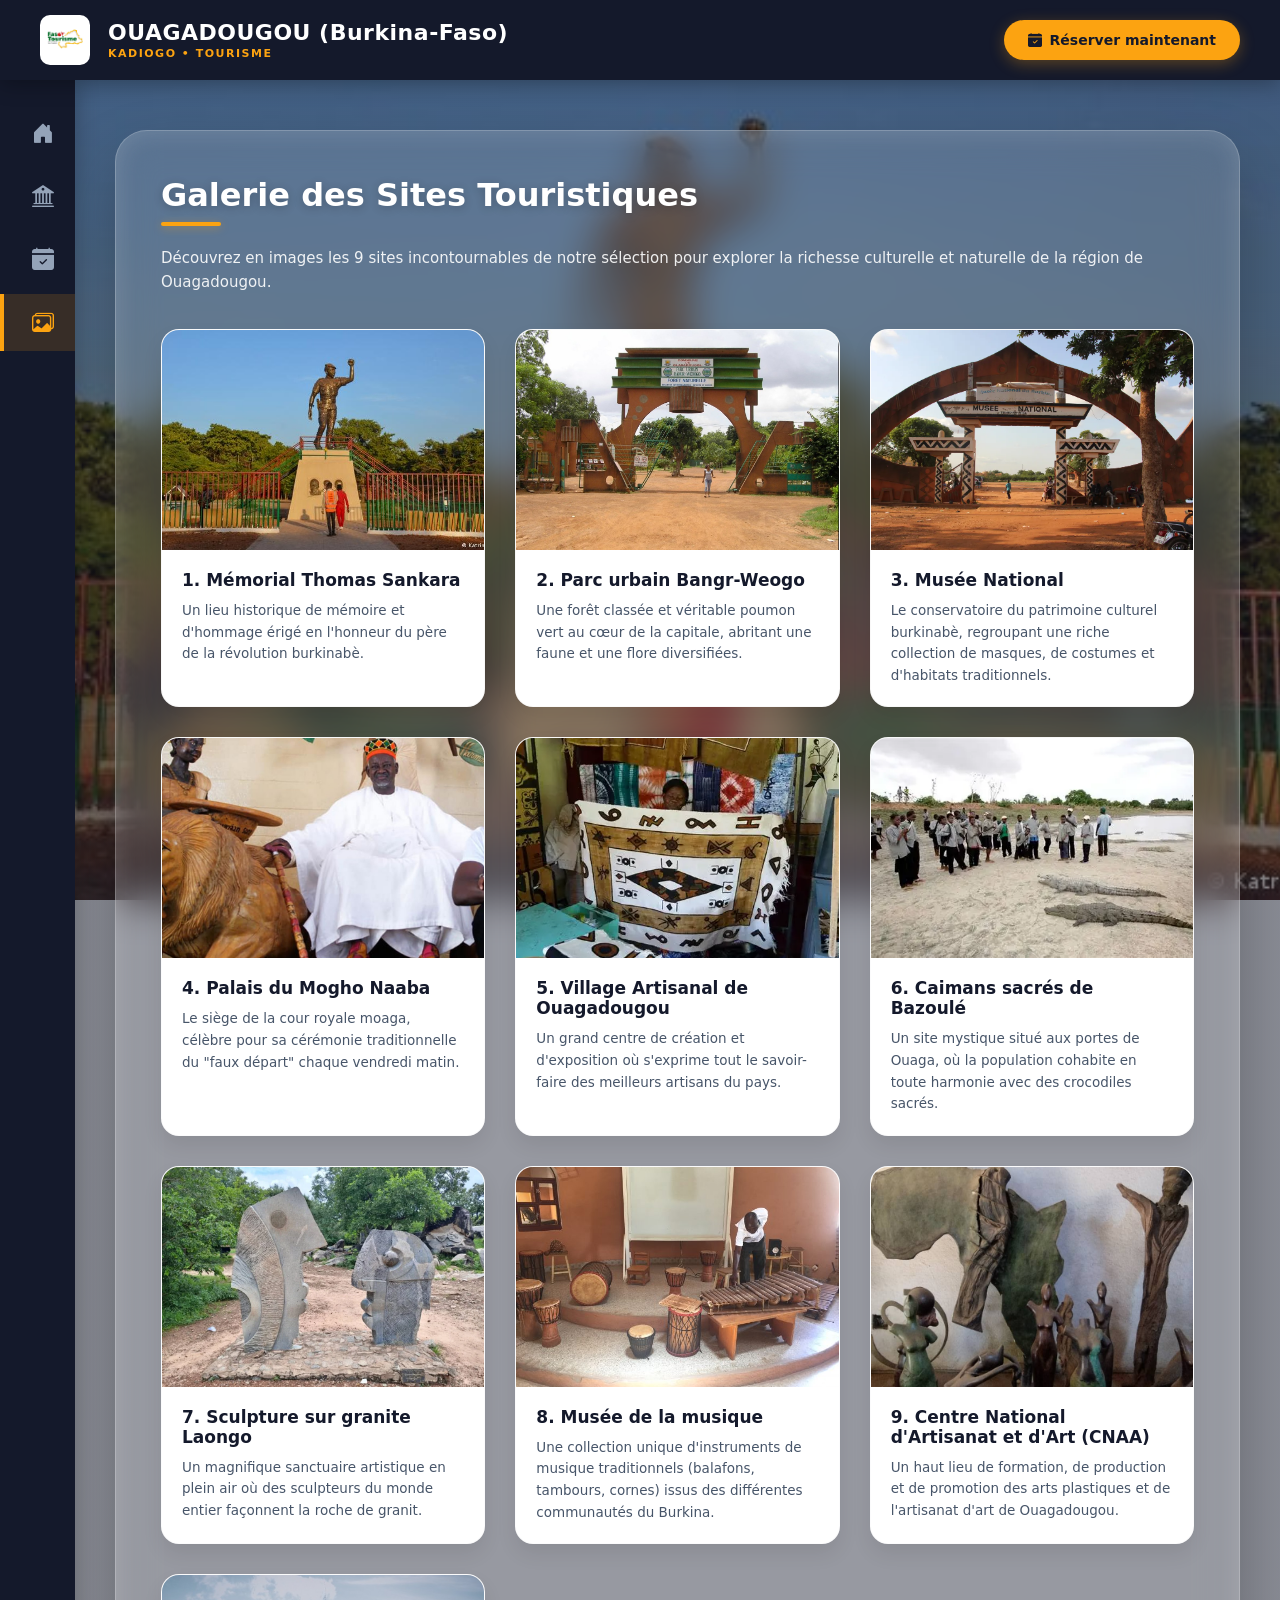
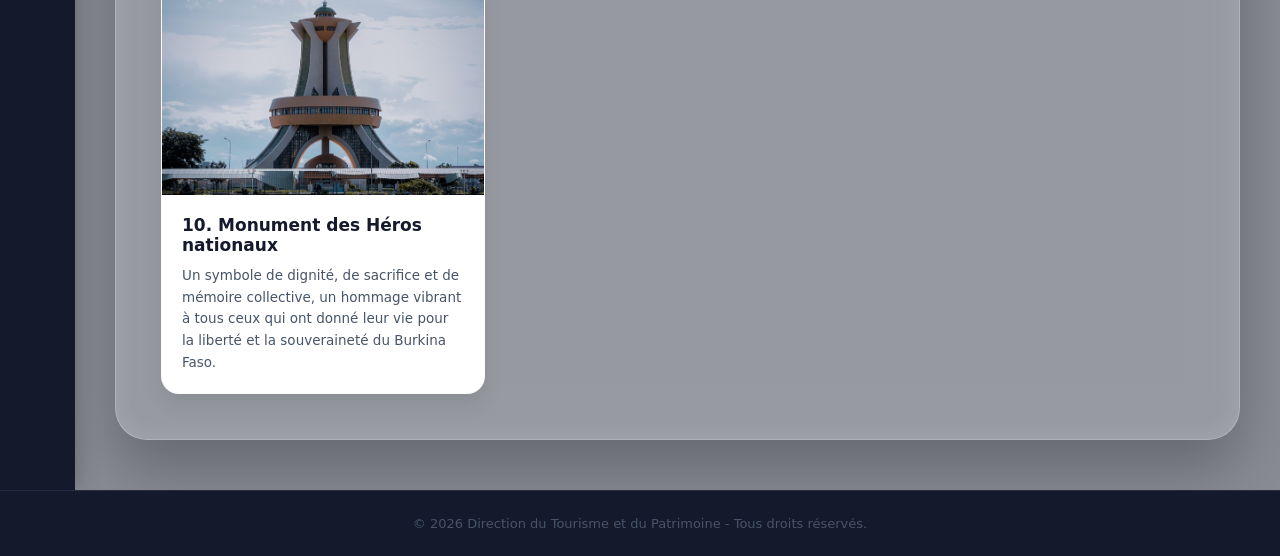
<file: galerie.html>
<!DOCTYPE html>
<html lang="fr">
<head>
    <meta charset="UTF-8">
    <meta name="viewport" content="width=device-width, initial-scale=1.0">
    <title>Galerie Touristique - Ouagadougou</title>
    <link rel="stylesheet" href="https://cdn.jsdelivr.net/npm/bootstrap-icons@1.11.3/font/bootstrap-icons.min.css">
    <link rel="stylesheet" href="styleg.css">
</head>
<body>
<div class="armelle">
    <header class="site">
        <div class="logo">
            <img src="images.png" alt="logo" width="50px">
            <div>
                <h1>OUAGADOUGOU (Burkina-Faso)</h1>
                <p class="sous-titre">KADIOGO &bull; Tourisme</p>
            </div>
        </div>
        <div class="action">
            <a href="formulaire.html" class="reserver">
                <i class="bi bi-calendar-check-fill"></i> <span class="txt-btn">Réserver maintenant</span>
            </a>
        </div>
    </header>

    <div class="disposition">
        
        <nav class="menu">
            <div class="liens">
                <a href="index.html" class="elements">
                    <i class="bi bi-house-door-fill"></i>
                    <span>Accueil</span>
                </a>
                <a href="patrimoine.html" class="elements">
                    <i class="bi bi-bank2"></i>
                    <span>Patrimoine</span>
                </a>
                <a href="formulaire.html" class="elements">
                    <i class="bi bi-calendar-check-fill"></i>
                    <span>Réservation d'hôtel</span>
                </a>
                <a href="galerie.html" class="elements active">
                    <i class="bi bi-images"></i>
                    <span>Galerie</span>
                </a>
            </div>
        </nav>

        <main class="contenu">
           
            <div class="galerie">
                <h2>Galerie des Sites Touristiques</h2>
                <div class="decor"></div>
                <p class="intro">Découvrez en images les 9 sites incontournables de notre sélection pour explorer la richesse culturelle et naturelle de la région de Ouagadougou.</p>
                
                <div class="grille">
                    
                    <div class="carte">
                        <div class="enveloppe">
                            <img src="Image/thomas-sankara.jpg" alt="Mémorial Thomas Sankara">
                        </div>
                        <div class="info">
                            <h3>1. Mémorial Thomas Sankara</h3>
                            <p>Un lieu historique de mémoire et d'hommage érigé en l'honneur du père de la révolution burkinabè.</p>
                        </div>
                    </div>

                    <div class="carte">
                        <div class="enveloppe">
                            <img src="Images/Bangrweogo.jpeg" alt="Parc urbain Bangr-Weogo">
                        </div>
                        <div class="info">
                            <h3>2. Parc urbain Bangr-Weogo</h3>
                            <p>Une forêt classée et véritable poumon vert au cœur de la capitale, abritant une faune et une flore diversifiées.</p>
                        </div>
                    </div>

                    <div class="carte">
                        <div class="enveloppe">
                            <img src="Image/musee-national.jpg" alt="Musée National">
                        </div>
                        <div class="info">
                            <h3>3. Musée National</h3>
                            <p>Le conservatoire du patrimoine culturel burkinabè, regroupant une riche collection de masques, de costumes et d'habitats traditionnels.</p>
                        </div>
                    </div>

                    <div class="carte">
                        <div class="enveloppe">
                            <img src="Image/mogho-naaba.jpg" alt="Palais du Mogho Naaba">
                        </div>
                        <div class="info">
                            <h3>4. Palais du Mogho Naaba</h3>
                            <p>Le siège de la cour royale moaga, célèbre pour sa cérémonie traditionnelle du "faux départ" chaque vendredi matin.</p>
                        </div>
                    </div>

                    <div class="carte">
                        <div class="enveloppe">
                            <img src="Image/village-artisanal.jpg" alt="Village Artisanal de Ouagadougou">
                        </div>
                        <div class="info">
                            <h3>5. Village Artisanal de Ouagadougou</h3>
                            <p>Un grand centre de création et d'exposition où s'exprime tout le savoir-faire des meilleurs artisans du pays.</p>
                        </div>
                    </div>

                    <div class="carte">
                        <div class="enveloppe">
                            <img src="Image/bazoule.jpg" alt="Crocodiles sacrés de Bazoulé">
                        </div>
                        <div class="info">
                            <h3>6. Caimans sacrés de Bazoulé</h3>
                            <p>Un site mystique situé aux portes de Ouaga, où la population cohabite en toute harmonie avec des crocodiles sacrés.</p>
                        </div>
                    </div>

                    <div class="carte">
                        <div class="enveloppe">
                            <img src="Image/laongo.jpg" alt="Sculpture sur granite Laongo">
                        </div>
                        <div class="info">
                            <h3>7. Sculpture sur granite Laongo</h3>
                            <p>Un magnifique sanctuaire artistique en plein air où des sculpteurs du monde entier façonnent la roche de granit.</p>
                        </div>
                    </div>

                    <div class="carte">
                        <div class="enveloppe">
                            <img src="Image/musee-musique.jpg" alt="Musée de la musique">
                        </div>
                        <div class="info">
                            <h3>8. Musée de la musique</h3>
                            <p>Une collection unique d'instruments de musique traditionnels (balafons, tambours, cornes) issus des différentes communautés du Burkina.</p>
                        </div>
                    </div>

                    <div class="carte">
                        <div class="enveloppe">
                            <img src="Image/cnaa.jpg" alt="Centre National d'Artisanat et d'Art de Ouaga">
                        </div>
                        <div class="info">
                            <h3>9. Centre National d'Artisanat et d'Art (CNAA)</h3>
                            <p>Un haut lieu de formation, de production et de promotion des arts plastiques et de l'artisanat d'art de Ouagadougou.</p>
                        </div>
                    </div>
                    <div class="carte">
                        <div class="enveloppe">
                            <img src="Images/MonumentHeros.jpeg" alt="Monument des Héros nationaux">
                        </div>
                        <div class="info">
                            <h3>10. Monument des Héros nationaux</h3>
                            <p>Un symbole de dignité, de sacrifice et de mémoire collective, un hommage vibrant à tous ceux qui ont donné leur vie pour la liberté et la souveraineté du Burkina Faso.</p>
                        </div>
                    </div>

                </div>
            </div>
        </main>
    </div>

    <footer class="pied">
        <p>&copy; 2026 Direction du Tourisme et du Patrimoine - Tous droits réservés.</p>
    </footer>
</div>
</body>
</html>
</file>
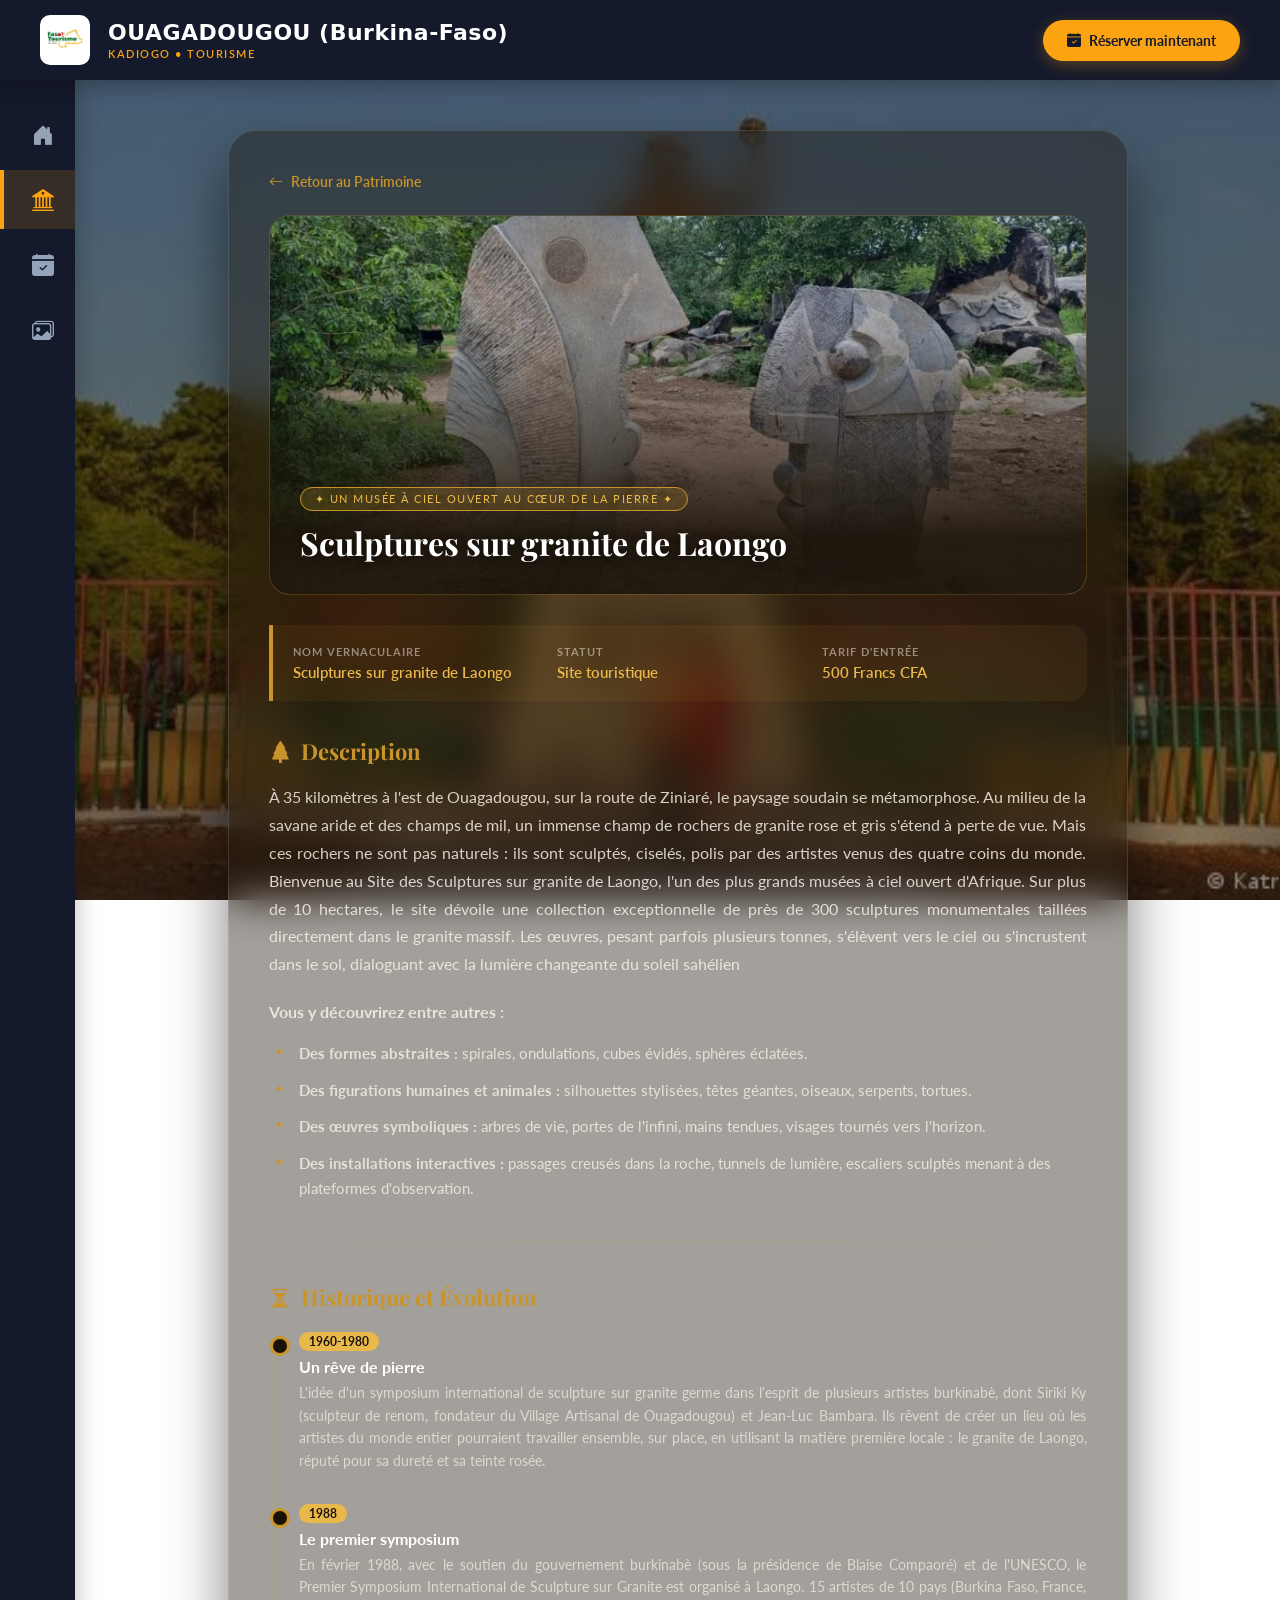
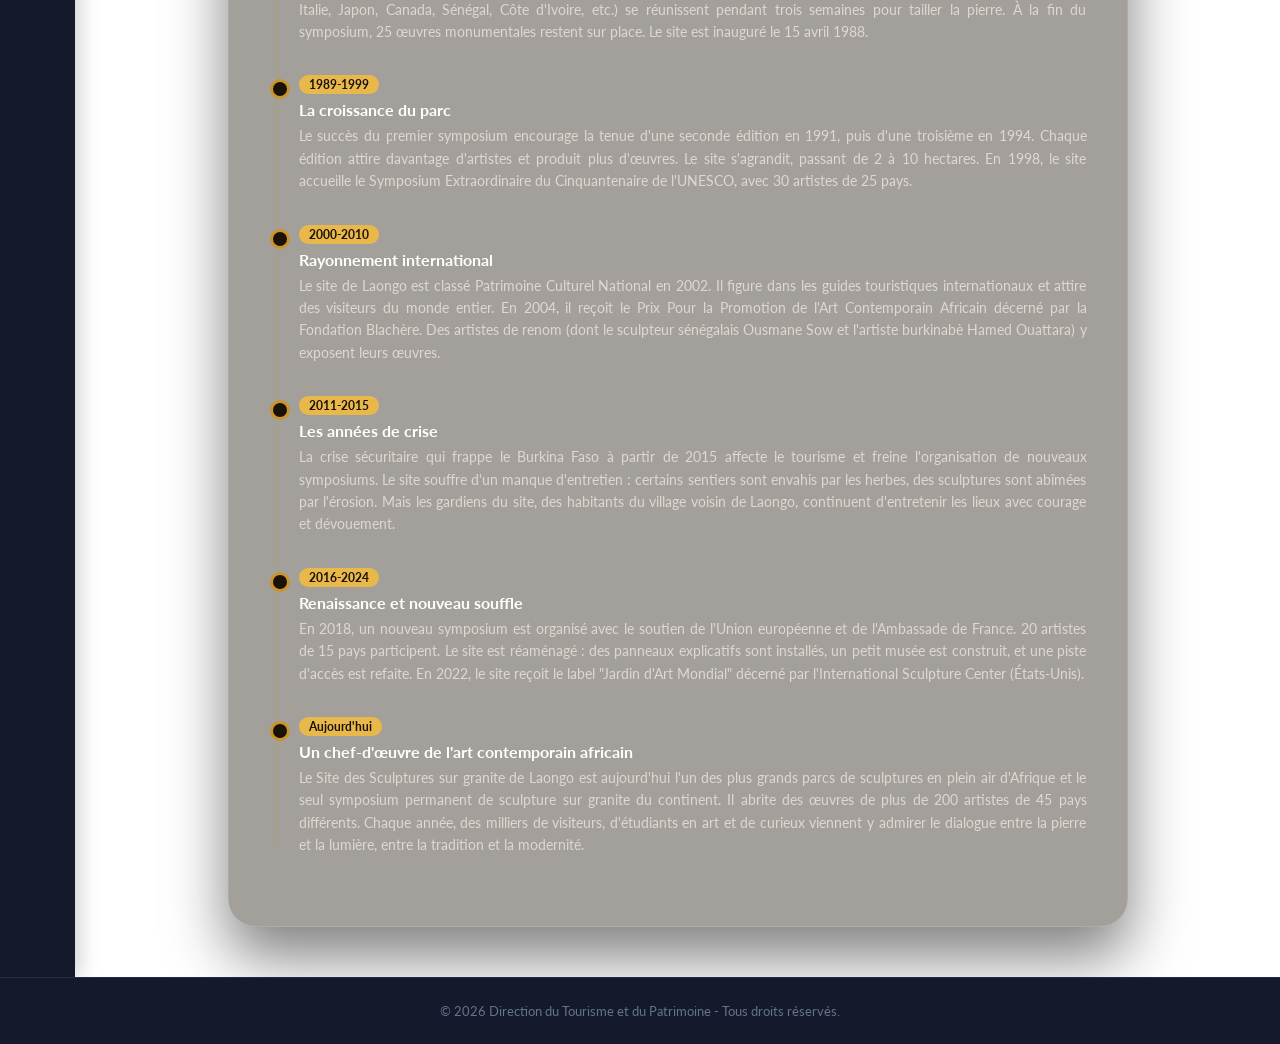
<file: Laongo.html>
<!DOCTYPE html>
<html lang="fr">
<head>
    <meta charset="UTF-8">
    <meta name="viewport" content="width=device-width, initial-scale=1.0">
    <title>Sculptures sur granite de Laongo – Ouagadougou</title>
    <link rel="stylesheet" href="https://cdn.jsdelivr.net/npm/bootstrap-icons@1.11.3/font/bootstrap-icons.min.css">
    <link rel="stylesheet" href="MyCSS.css"> 
</head>
<body>

    <header class="site">
        <div class="logo">
            <img src="images.png" alt="logo" width="50px" >
            <div>
                <h1>OUAGADOUGOU (Burkina-Faso)</h1>
                <p class="sous-titre">KADIOGO &bull; Tourisme</p>
            </div>
        </div>
        <div class="action">
            <a href="formulaire.html" class="reserver">
                <i class="bi bi-calendar-check-fill"></i> <span class="txt-btn">Réserver maintenant</span>
            </a>
        </div>
    </header>

    <div class="disposition">
        
        <nav class="menu">
            <div class="liens">
                <a href="index.html" class="elements">
                    <i class="bi bi-house-door-fill"></i>
                    <span>Accueil</span>
                </a>
                <a href="patrimoine.html" class="elements active">
                    <i class="bi bi-bank2"></i>
                    <span>Patrimoine</span>
                </a>
                <a href="formulaire.html" class="elements">
                    <i class="bi bi-calendar-check-fill"></i>
                    <span>Réservation d'hôtel</span>
                </a>
                <a href="galerie.html" class="elements">
                    <i class="bi bi-images"></i>
                    <span>Galerie</span>
                </a>
            </div>
        </nav>

        <main class="contenu">
           
            <div class="detail-container">
                
                <a href="patrimoine.html" class="back-link">
                    <i class="bi bi-arrow-left"></i> Retour au Patrimoine
                </a>

                <div class="detail-hero">
                    <img src="Images/Laongo.jpeg" alt="Sculptures sur granite de Laongo">
                    <div class="detail-hero-overlay">
                        <span class="detail-badge">✦ Un musée à ciel ouvert au cœur de la pierre ✦</span>
                        <h2>Sculptures sur granite de Laongo</h2>
                    </div>
                </div>

                <div class="detail-meta">
                    <div>
                        <strong>Nom vernaculaire</strong>
                        <span>Sculptures sur granite de Laongo</span>
                    </div>
                    <div>
                        <strong>Statut</strong>
                        <span>Site touristique</span>
                    </div>
                    <div>
                        <strong>Tarif d'entrée</strong>
                        <span>500 Francs CFA</span>
                    </div>
                </div>

                <section class="detail-section">
                    <h3><i class="bi bi-tree-fill"></i> Description</h3>
                    <p>À 35 kilomètres à l'est de Ouagadougou, sur la route de Ziniaré, le paysage soudain se métamorphose. Au milieu de la savane aride et des champs de mil, un immense champ de rochers de granite rose et gris s'étend à perte de vue. Mais ces rochers ne sont pas naturels : ils sont sculptés, ciselés, polis par des artistes venus des quatre coins du monde. Bienvenue au Site des Sculptures sur granite de Laongo, l'un des plus grands musées à ciel ouvert d'Afrique.
Sur plus de 10 hectares, le site dévoile une collection exceptionnelle de près de 300 sculptures monumentales taillées directement dans le granite massif. Les œuvres, pesant parfois plusieurs tonnes, s'élèvent vers le ciel ou s'incrustent dans le sol, dialoguant avec la lumière changeante du soleil sahélien</p>
                    
                   <p class="liste-intro"><strong>Vous y découvrirez entre autres :</strong></p>
                    <ul class="custom-list">
                        <li><strong>Des formes abstraites :</strong> spirales, ondulations, cubes évidés, sphères éclatées.</li>
			            <li><strong>Des figurations humaines et animales :</strong> silhouettes stylisées, têtes géantes, oiseaux, serpents, tortues.</li>
			            <li><strong>Des œuvres symboliques :</strong> arbres de vie, portes de l'infini, mains tendues, visages tournés vers l'horizon.</li>
			            <li><strong>Des installations interactives :</strong> passages creusés dans la roche, tunnels de lumière, escaliers sculptés menant à des plateformes d'observation.</li>
			            
                     </ul>
                </section>

                <hr class="section-divider">

                <section class="detail-section">
                    <h3><i class="bi bi-hourglass-split"></i> Historique et Évolution</h3>
                    <ul class="timeline">
                        <li>
                            <span class="time-date">1960-1980</span>
                            <strong>Un rêve de pierre</strong>
                            <p>L'idée d'un symposium international de sculpture sur granite germe dans l'esprit de plusieurs artistes burkinabè, dont Siriki Ky (sculpteur de renom, fondateur du Village Artisanal de Ouagadougou) et Jean-Luc Bambara. Ils rêvent de créer un lieu où les artistes du monde entier pourraient travailler ensemble, sur place, en utilisant la matière première locale : le granite de Laongo, réputé pour sa dureté et sa teinte rosée.</p>
                        </li>
			            <li>
                            <span class="time-date">1988</span>
                            <strong>Le premier symposium</strong>
                            <p>En février 1988, avec le soutien du gouvernement burkinabè (sous la présidence de Blaise Compaoré) et de l'UNESCO, le Premier Symposium International de Sculpture sur Granite est organisé à Laongo. 15 artistes de 10 pays (Burkina Faso, France, Italie, Japon, Canada, Sénégal, Côte d'Ivoire, etc.) se réunissent pendant trois semaines pour tailler la pierre. À la fin du symposium, 25 œuvres monumentales restent sur place. Le site est inauguré le 15 avril 1988.</p>
                        </li>
			            <li>
                            <span class="time-date">1989-1999</span>
                            <strong>La croissance du parc</strong>
                            <p>Le succès du premier symposium encourage la tenue d'une seconde édition en 1991, puis d'une troisième en 1994. Chaque édition attire davantage d'artistes et produit plus d'œuvres. Le site s'agrandit, passant de 2 à 10 hectares. En 1998, le site accueille le Symposium Extraordinaire du Cinquantenaire de l'UNESCO, avec 30 artistes de 25 pays.</p>
                        </li>
			            <li>
                            <span class="time-date">2000-2010</span>
                            <strong>Rayonnement international</strong>
                            <p>Le site de Laongo est classé Patrimoine Culturel National en 2002. Il figure dans les guides touristiques internationaux et attire des visiteurs du monde entier. En 2004, il reçoit le Prix Pour la Promotion de l'Art Contemporain Africain décerné par la Fondation Blachère. Des artistes de renom (dont le sculpteur sénégalais Ousmane Sow et l'artiste burkinabè Hamed Ouattara) y exposent leurs œuvres.</p>
                        </li>
			            <li>
                            <span class="time-date">2011-2015</span>
                            <strong>Les années de crise</strong>
                            <p>La crise sécuritaire qui frappe le Burkina Faso à partir de 2015 affecte le tourisme et freine l'organisation de nouveaux symposiums. Le site souffre d'un manque d'entretien : certains sentiers sont envahis par les herbes, des sculptures sont abîmées par l'érosion. Mais les gardiens du site, des habitants du village voisin de Laongo, continuent d'entretenir les lieux avec courage et dévouement.</p>
                        </li>
			            <li>
                            <span class="time-date">2016-2024</span>
                            <strong>Renaissance et nouveau souffle</strong>
                            <p>En 2018, un nouveau symposium est organisé avec le soutien de l'Union européenne et de l'Ambassade de France. 20 artistes de 15 pays participent. Le site est réaménagé : des panneaux explicatifs sont installés, un petit musée est construit, et une piste d'accès est refaite. En 2022, le site reçoit le label "Jardin d'Art Mondial" décerné par l'International Sculpture Center (États-Unis).</p>
                        </li>
			            <li>
                            <span class="time-date">Aujourd'hui</span>
                            <strong>Un chef-d'œuvre de l'art contemporain africain</strong>
                            <p>Le Site des Sculptures sur granite de Laongo est aujourd'hui l'un des plus grands parcs de sculptures en plein air d'Afrique et le seul symposium permanent de sculpture sur granite du continent. Il abrite des œuvres de plus de 200 artistes de 45 pays différents. Chaque année, des milliers de visiteurs, d'étudiants en art et de curieux viennent y admirer le dialogue entre la pierre et la lumière, entre la tradition et la modernité.</p>
                        </li>

                    </ul>
                </section>

            </div>
        </main>
    </div>

    <footer>
        <p>&copy; 2026 Direction du Tourisme et du Patrimoine - Tous droits réservés.</p>
    </footer>

</body>
</html>
</file>
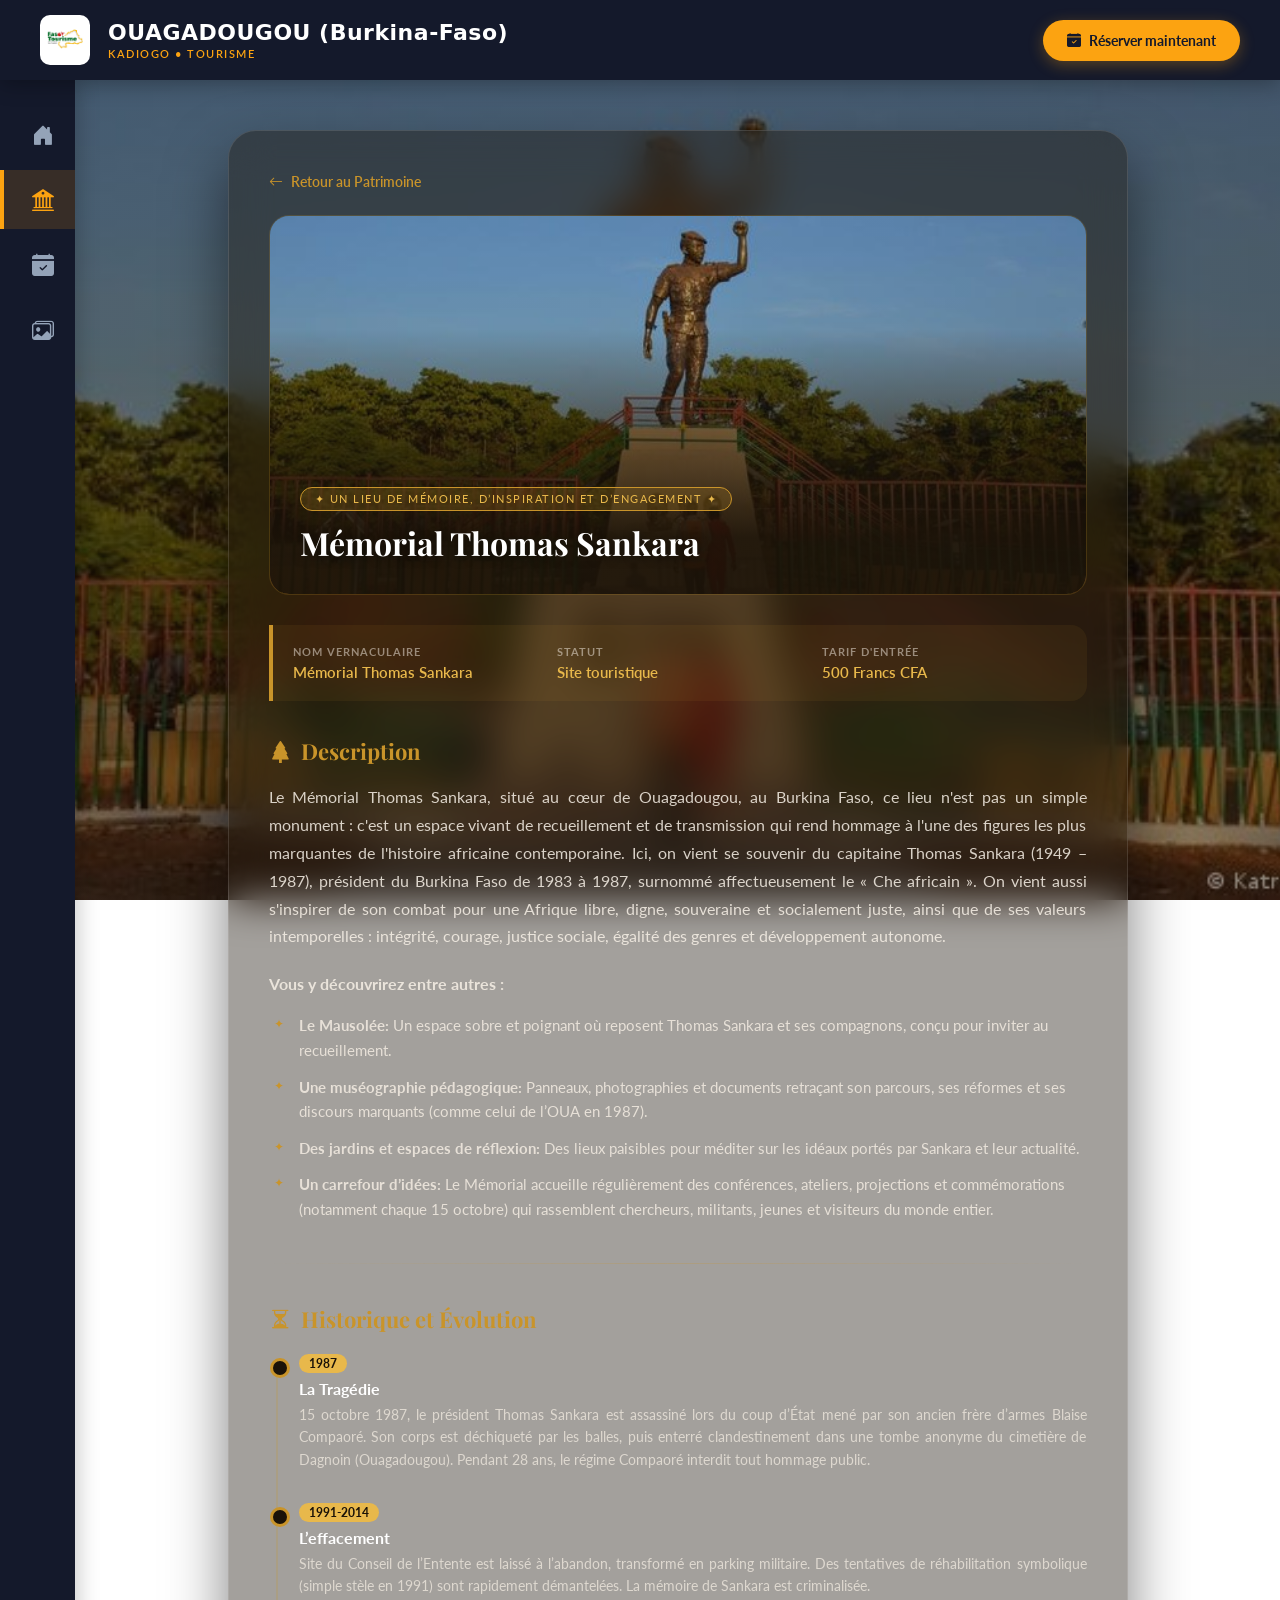
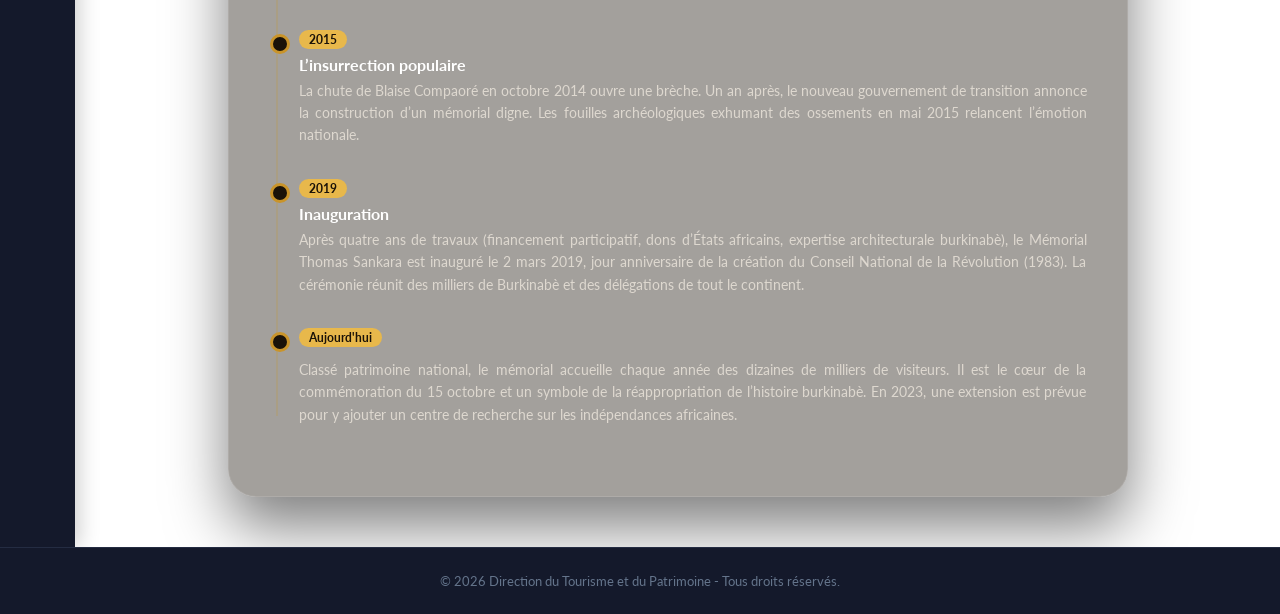
<file: Memorial.html>
<!DOCTYPE html>
<html lang="fr">
<head>
    <meta charset="UTF-8">
    <meta name="viewport" content="width=device-width, initial-scale=1.0">
    <title>Mémorial Thomas Sankara – Ouagadougou</title>
    <link rel="stylesheet" href="https://cdn.jsdelivr.net/npm/bootstrap-icons@1.11.3/font/bootstrap-icons.min.css">
    <link rel="stylesheet" href="MyCSS.css"> 
</head>
<body>

    <header class="site">
        <div class="logo">
            <img src="images.png" alt="logo" width="50px" >
            <div>
                <h1>OUAGADOUGOU (Burkina-Faso)</h1>
                <p class="sous-titre">KADIOGO &bull; Tourisme</p>
            </div>
        </div>
        <div class="action">
            <a href="formulaire.html" class="reserver">
                <i class="bi bi-calendar-check-fill"></i> <span class="txt-btn">Réserver maintenant</span>
            </a>
        </div>
    </header>

    <div class="disposition">
       
        <nav class="menu">
            <div class="liens">
                <a href="index.html" class="elements">
                    <i class="bi bi-house-door-fill"></i>
                    <span>Accueil</span>
                </a>
                <a href="patrimoine.html" class="elements active">
                    <i class="bi bi-bank2"></i>
                    <span>Patrimoine</span>
                </a>
                <a href="formulaire.html" class="elements">
                    <i class="bi bi-calendar-check-fill"></i>
                    <span>Réservation d'hôtel</span>
                </a>
                <a href="galerie.html" class="elements">
                    <i class="bi bi-images"></i>
                    <span>Galerie</span>
                </a>
            </div>
        </nav>

        <main class="contenu">
            
            <div class="detail-container">
                
                <a href="patrimoine.html" class="back-link">
                    <i class="bi bi-arrow-left"></i> Retour au Patrimoine
                </a>

                <div class="detail-hero">
                    <img src="Image/thomas-sankara.jpg" alt="Mémorial Thomas Sankara">
                    <div class="detail-hero-overlay">
                        <span class="detail-badge">✦ Un lieu de mémoire, d’inspiration et d’engagement ✦</span>
                        <h2>Mémorial Thomas Sankara</h2>
                    </div>
                </div>

                <div class="detail-meta">
                    <div>
                        <strong>Nom vernaculaire</strong>
                        <span>Mémorial Thomas Sankara</span>
                    </div>
                    <div>
                        <strong>Statut</strong>
                        <span>Site touristique</span>
                    </div>
                    <div>
                        <strong>Tarif d'entrée</strong>
                        <span>500 Francs CFA</span>
                    </div>
                </div>

                <section class="detail-section">
                    <h3><i class="bi bi-tree-fill"></i> Description</h3>
                    <p>Le Mémorial Thomas Sankara, situé au cœur de Ouagadougou, au Burkina Faso, ce lieu n'est pas un simple monument : c'est un espace vivant de recueillement et de transmission qui rend hommage à l'une des figures les plus marquantes de l'histoire africaine contemporaine. Ici, on vient se souvenir du capitaine Thomas Sankara (1949 – 1987), président du Burkina Faso de 1983 à 1987, surnommé affectueusement le « Che africain ». On vient aussi s'inspirer de son combat pour une Afrique libre, digne, souveraine et socialement juste, ainsi que de ses valeurs intemporelles : intégrité, courage, justice sociale, égalité des genres et développement autonome. </p>
                    
                   <p class="liste-intro"><strong>Vous y découvrirez entre autres :</strong></p>
                    <ul class="custom-list">
                        <li><strong>Le Mausolée:</strong> Un espace sobre et poignant où reposent Thomas Sankara et ses compagnons, conçu pour inviter au recueillement.</li>
			            <li><strong>Une muséographie pédagogique:</strong> Panneaux, photographies et documents retraçant son parcours, ses réformes et ses discours marquants (comme celui de l’OUA en 1987).</li>
			            <li><strong>Des jardins et espaces de réflexion:</strong> Des lieux paisibles pour méditer sur les idéaux portés par Sankara et leur actualité.</li>
			            <li><strong>Un carrefour d’idées:</strong> Le Mémorial accueille régulièrement des conférences, ateliers, projections et commémorations (notamment chaque 15 octobre) qui rassemblent chercheurs, militants, jeunes et visiteurs du monde entier.</li>
			            
                     </ul>
                </section>

                <hr class="section-divider">

                <section class="detail-section">
                    <h3><i class="bi bi-hourglass-split"></i> Historique et Évolution</h3>
                    <ul class="timeline">
                        <li>
                            <span class="time-date">1987</span>
                            <strong>La Tragédie</strong>
                            <p>15 octobre 1987, le président Thomas Sankara est assassiné lors du coup d’État mené par son ancien frère d’armes Blaise Compaoré. Son corps est déchiqueté par les balles, puis enterré clandestinement dans une tombe anonyme du cimetière de Dagnoin (Ouagadougou). Pendant 28 ans, le régime Compaoré interdit tout hommage public.</p>
                        </li>
			            <li>
                            <span class="time-date">1991-2014</span>
                            <strong>L’effacement</strong>
                            <p>Site du Conseil de l’Entente est laissé à l’abandon, transformé en parking militaire. Des tentatives de réhabilitation symbolique (simple stèle en 1991) sont rapidement démantelées. La mémoire de Sankara est criminalisée.</p>
                        </li>
			            <li>
                            <span class="time-date">2015</span>
                            <strong>L’insurrection populaire</strong>
                            <p>La chute de Blaise Compaoré en octobre 2014 ouvre une brèche. Un an après, le nouveau gouvernement de transition annonce la construction d’un mémorial digne. Les fouilles archéologiques exhumant des ossements en mai 2015 relancent l’émotion nationale.</p>
                        </li>
			            <li>
                            <span class="time-date">2019</span>
                            <strong>Inauguration</strong>
                            <p>Après quatre ans de travaux (financement participatif, dons d’États africains, expertise architecturale burkinabè), le Mémorial Thomas Sankara est inauguré le 2 mars 2019, jour anniversaire de la création du Conseil National de la Révolution (1983). La cérémonie réunit des milliers de Burkinabè et des délégations de tout le continent.</p>
                        </li>
			            <li>
                            <span class="time-date">Aujourd'hui</span>
                            <strong></strong>
                            <p>Classé patrimoine national, le mémorial accueille chaque année des dizaines de milliers de visiteurs. Il est le cœur de la commémoration du 15 octobre et un symbole de la réappropriation de l’histoire burkinabè. En 2023, une extension est prévue pour y ajouter un centre de recherche sur les indépendances africaines.</p>
                        </li>
			

                    </ul>
                </section>

            </div>
        </main>
    </div>

    <footer>
        <p>&copy; 2026 Direction du Tourisme et du Patrimoine - Tous droits réservés.</p>
    </footer>

</body>
</html>
</file>
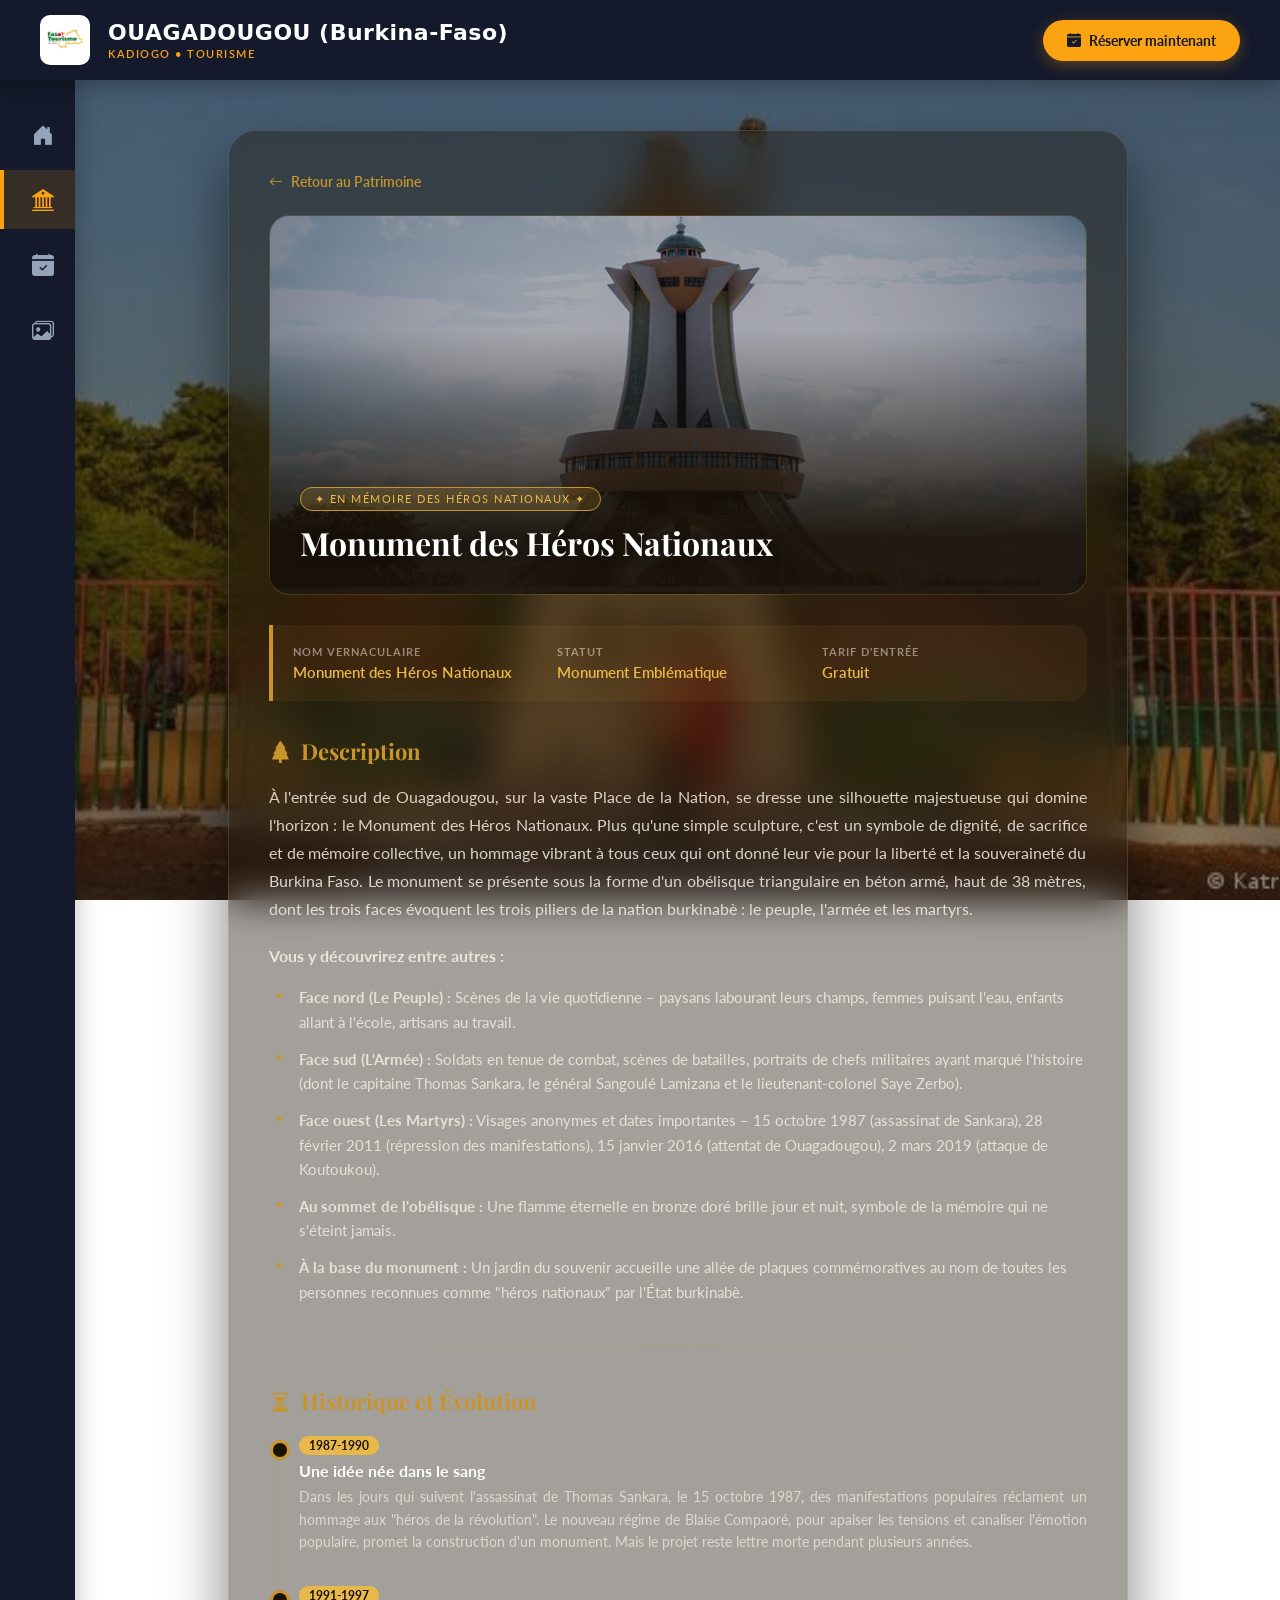
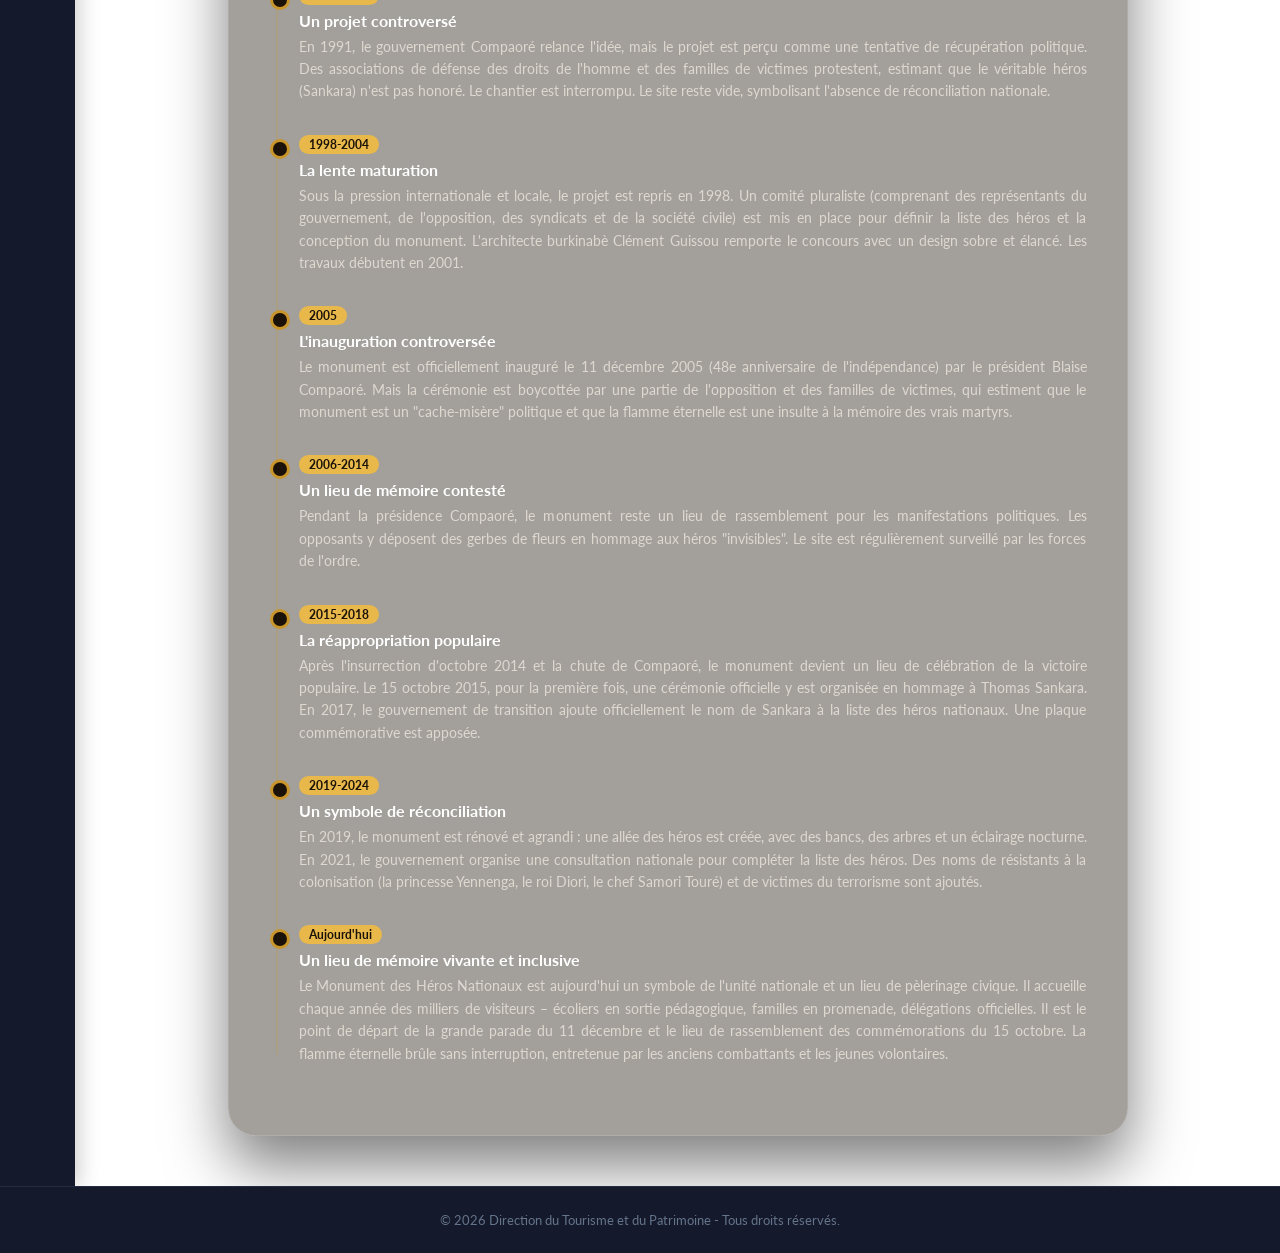
<file: MonumentHeros.html>
<!DOCTYPE html>
<html lang="fr">
<head>
    <meta charset="UTF-8">
    <meta name="viewport" content="width=device-width, initial-scale=1.0">
    <title>Monument des Héros Nationaux – Ouagadougou</title>
    <link rel="stylesheet" href="https://cdn.jsdelivr.net/npm/bootstrap-icons@1.11.3/font/bootstrap-icons.min.css">
    <link rel="stylesheet" href="MyCSS.css"> 
</head>
<body>

    <header class="site">
        <div class="logo">
            <img src="images.png" alt="logo" width="50px" >
            <div>
                <h1>OUAGADOUGOU (Burkina-Faso)</h1>
                <p class="sous-titre">KADIOGO &bull; Tourisme</p>
            </div>
        </div>
        <div class="action">
            <a href="formulaire.html" class="reserver">
                <i class="bi bi-calendar-check-fill"></i> <span class="txt-btn">Réserver maintenant</span>
            </a>
        </div>
    </header>

    <div class="disposition">
       
        <nav class="menu">
            <div class="liens">
                <a href="index.html" class="elements">
                    <i class="bi bi-house-door-fill"></i>
                    <span>Accueil</span>
                </a>
                <a href="patrimoine.html" class="elements active">
                    <i class="bi bi-bank2"></i>
                    <span>Patrimoine</span>
                </a>
                <a href="formulaire.html" class="elements">
                    <i class="bi bi-calendar-check-fill"></i>
                    <span>Réservation d'hôtel</span>
                </a>
                <a href="galerie.html" class="elements">
                    <i class="bi bi-images"></i>
                    <span>Galerie</span>
                </a>
            </div>
        </nav>

        <main class="contenu">
           
            <div class="detail-container">
                
                <a href="patrimoine.html" class="back-link">
                    <i class="bi bi-arrow-left"></i> Retour au Patrimoine
                </a>

                <div class="detail-hero">
                    <img src="Images/MonumentHeros.jpeg" alt="Monument des Héros Nationaux">
                    <div class="detail-hero-overlay">
                        <span class="detail-badge">✦ En mémoire des Héros nationaux ✦</span>
                        <h2>Monument des Héros Nationaux</h2>
                    </div>
                </div>

                <div class="detail-meta">
                    <div>
                        <strong>Nom vernaculaire</strong>
                        <span>Monument des Héros Nationaux</span>
                    </div>
                    <div>
                        <strong>Statut</strong>
                        <span>Monument Emblématique</span>
                    </div>
                    <div>
                        <strong>Tarif d'entrée</strong>
                        <span>Gratuit</span>
                    </div>
                </div>

                <section class="detail-section">
                    <h3><i class="bi bi-tree-fill"></i> Description</h3>
                    <p>À l'entrée sud de Ouagadougou, sur la vaste Place de la Nation, se dresse une silhouette majestueuse qui domine l'horizon : le Monument des Héros Nationaux. Plus qu'une simple sculpture, c'est un symbole de dignité, de sacrifice et de mémoire collective, un hommage vibrant à tous ceux qui ont donné leur vie pour la liberté et la souveraineté du Burkina Faso.
Le monument se présente sous la forme d'un obélisque triangulaire en béton armé, haut de 38 mètres, dont les trois faces évoquent les trois piliers de la nation burkinabè : le peuple, l'armée et les martyrs.</p>
                    
                   <p class="liste-intro"><strong>Vous y découvrirez entre autres :</strong></p>
                    <ul class="custom-list">
                        <li><strong>Face nord (Le Peuple) :</strong> Scènes de la vie quotidienne – paysans labourant leurs champs, femmes puisant l'eau, enfants allant à l'école, artisans au travail.</li>
			            <li><strong>Face sud (L'Armée) :</strong> Soldats en tenue de combat, scènes de batailles, portraits de chefs militaires ayant marqué l'histoire (dont le capitaine Thomas Sankara, le général Sangoulé Lamizana et le lieutenant-colonel Saye Zerbo).</li>
			            <li><strong>Face ouest (Les Martyrs) :</strong> Visages anonymes et dates importantes – 15 octobre 1987 (assassinat de Sankara), 28 février 2011 (répression des manifestations), 15 janvier 2016 (attentat de Ouagadougou), 2 mars 2019 (attaque de Koutoukou).</li>
			            <li><strong>Au sommet de l'obélisque :</strong> Une flamme éternelle en bronze doré brille jour et nuit, symbole de la mémoire qui ne s'éteint jamais.</li>
		            	<li><strong>À la base du monument :</strong> Un jardin du souvenir accueille une allée de plaques commémoratives au nom de toutes les personnes reconnues comme "héros nationaux" par l'État burkinabè.</li>
                     </ul> 
                </section>

                <hr class="section-divider">

                <section class="detail-section">
                    <h3><i class="bi bi-hourglass-split"></i> Historique et Évolution</h3>
                    <ul class="timeline">
                        <li>
                            <span class="time-date">1987-1990</span>
                            <strong>Une idée née dans le sang</strong>
                            <p>Dans les jours qui suivent l'assassinat de Thomas Sankara, le 15 octobre 1987, des manifestations populaires réclament un hommage aux "héros de la révolution". Le nouveau régime de Blaise Compaoré, pour apaiser les tensions et canaliser l'émotion populaire, promet la construction d'un monument. Mais le projet reste lettre morte pendant plusieurs années.</p>
                        </li>
			<li>
                            <span class="time-date">1991-1997</span>
                            <strong>Un projet controversé</strong>
                            <p>En 1991, le gouvernement Compaoré relance l'idée, mais le projet est perçu comme une tentative de récupération politique. Des associations de défense des droits de l'homme et des familles de victimes protestent, estimant que le véritable héros (Sankara) n'est pas honoré. Le chantier est interrompu. Le site reste vide, symbolisant l'absence de réconciliation nationale.</p>
                        </li>
			            <li>
                            <span class="time-date">1998-2004</span>
                            <strong>La lente maturation</strong>
                            <p>Sous la pression internationale et locale, le projet est repris en 1998. Un comité pluraliste (comprenant des représentants du gouvernement, de l'opposition, des syndicats et de la société civile) est mis en place pour définir la liste des héros et la conception du monument. L'architecte burkinabè Clément Guissou remporte le concours avec un design sobre et élancé. Les travaux débutent en 2001.</p>
                        </li>
		            	<li>
                            <span class="time-date">2005</span>
                            <strong>L'inauguration controversée</strong>
                            <p>Le monument est officiellement inauguré le 11 décembre 2005 (48e anniversaire de l'indépendance) par le président Blaise Compaoré. Mais la cérémonie est boycottée par une partie de l'opposition et des familles de victimes, qui estiment que le monument est un "cache-misère" politique et que la flamme éternelle est une insulte à la mémoire des vrais martyrs.</p>
                        </li>
			            <li>
                            <span class="time-date">2006-2014</span>
                            <strong>Un lieu de mémoire contesté</strong>
                            <p>Pendant la présidence Compaoré, le monument reste un lieu de rassemblement pour les manifestations politiques. Les opposants y déposent des gerbes de fleurs en hommage aux héros "invisibles". Le site est régulièrement surveillé par les forces de l'ordre.</p>
                        </li>
		            	<li>
                            <span class="time-date">2015-2018</span>
                            <strong>La réappropriation populaire</strong>
                            <p>Après l'insurrection d'octobre 2014 et la chute de Compaoré, le monument devient un lieu de célébration de la victoire populaire. Le 15 octobre 2015, pour la première fois, une cérémonie officielle y est organisée en hommage à Thomas Sankara. En 2017, le gouvernement de transition ajoute officiellement le nom de Sankara à la liste des héros nationaux. Une plaque commémorative est apposée.</p>
                        </li>
			            <li>
                            <span class="time-date">2019-2024</span>
                            <strong>Un symbole de réconciliation</strong>
                            <p>En 2019, le monument est rénové et agrandi : une allée des héros est créée, avec des bancs, des arbres et un éclairage nocturne. En 2021, le gouvernement organise une consultation nationale pour compléter la liste des héros. Des noms de résistants à la colonisation (la princesse Yennenga, le roi Diori, le chef Samori Touré) et de victimes du terrorisme sont ajoutés.</p>
                        </li>
                        <li>
                            <span class="time-date">Aujourd'hui</span>
                            <strong>Un lieu de mémoire vivante et inclusive</strong>
                            <p>Le Monument des Héros Nationaux est aujourd'hui un symbole de l'unité nationale et un lieu de pèlerinage civique. Il accueille chaque année des milliers de visiteurs – écoliers en sortie pédagogique, familles en promenade, délégations officielles. Il est le point de départ de la grande parade du 11 décembre et le lieu de rassemblement des commémorations du 15 octobre. La flamme éternelle brûle sans interruption, entretenue par les anciens combattants et les jeunes volontaires.</p>
                        </li>

                    </ul>
                </section>

            </div>
        </main>
    </div>

    <footer>
        <p>&copy; 2026 Direction du Tourisme et du Patrimoine - Tous droits réservés.</p>
    </footer>

</body>
</html>
</file>
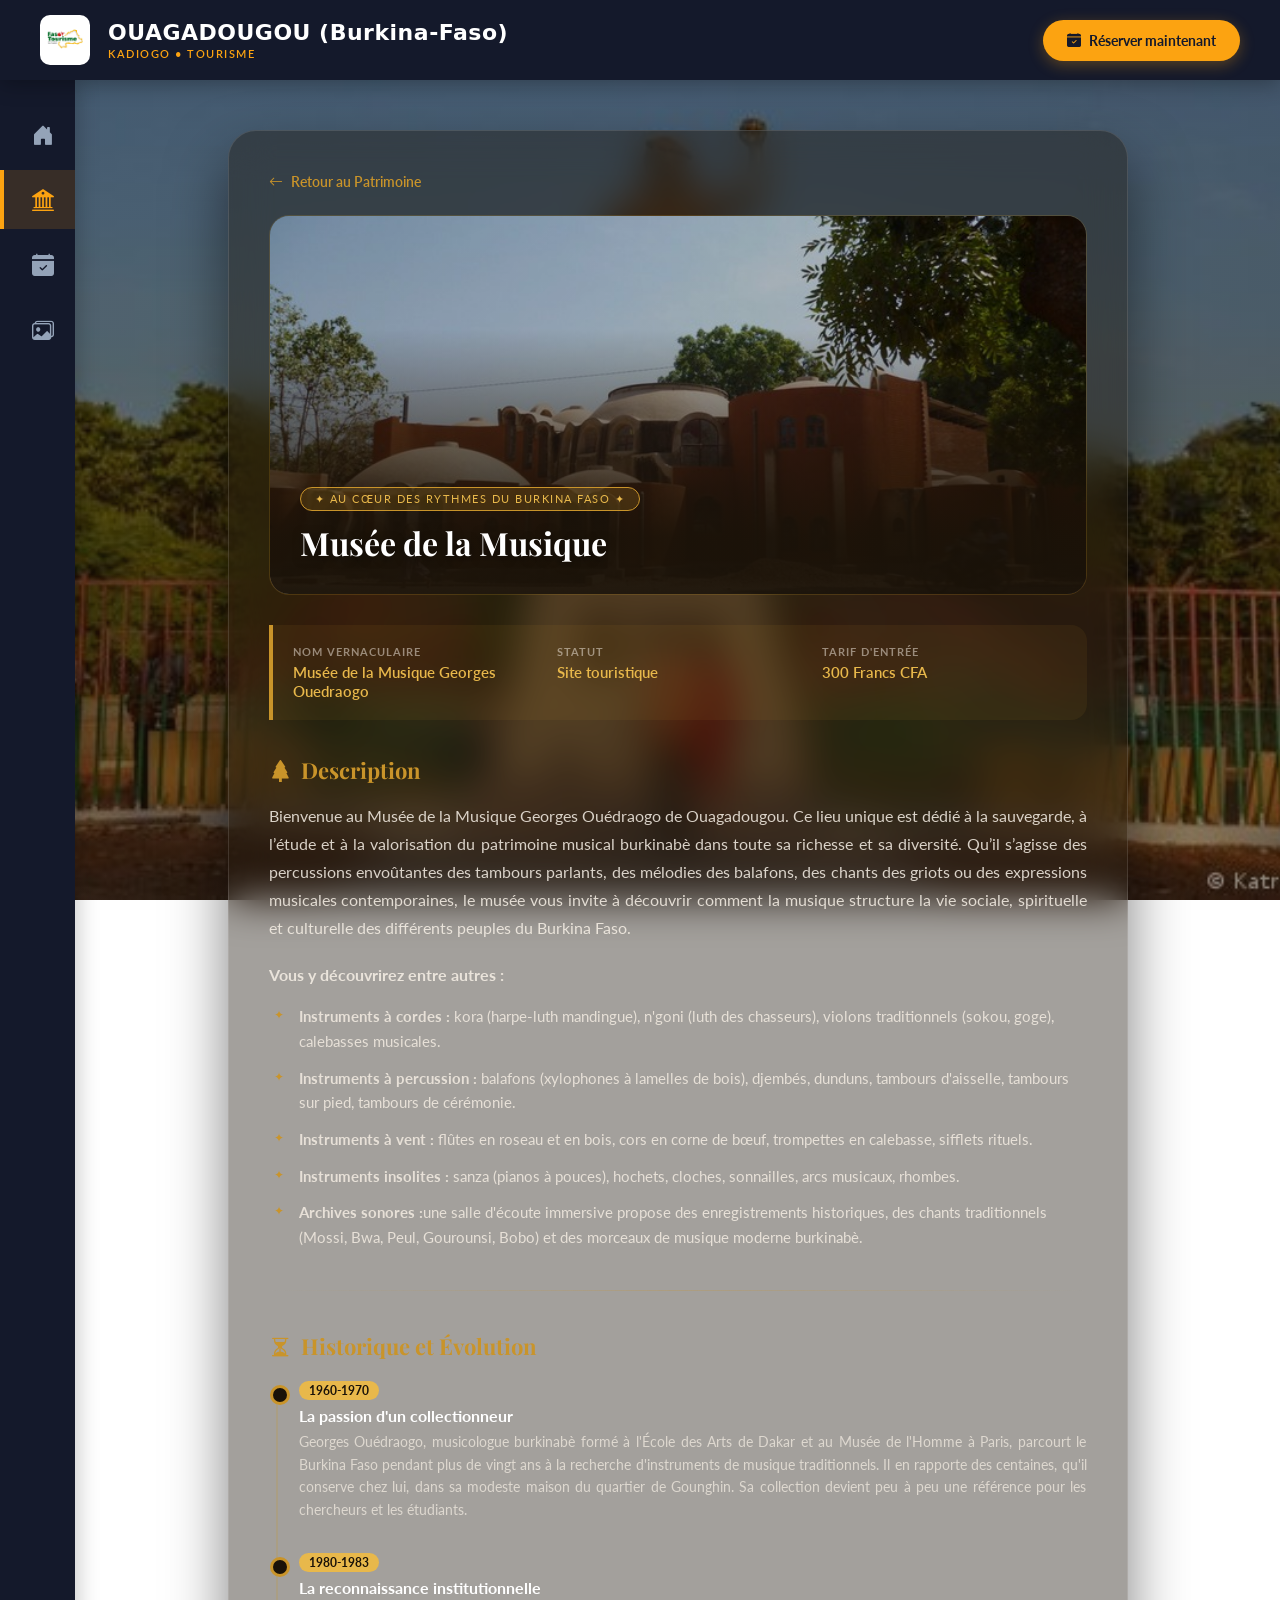
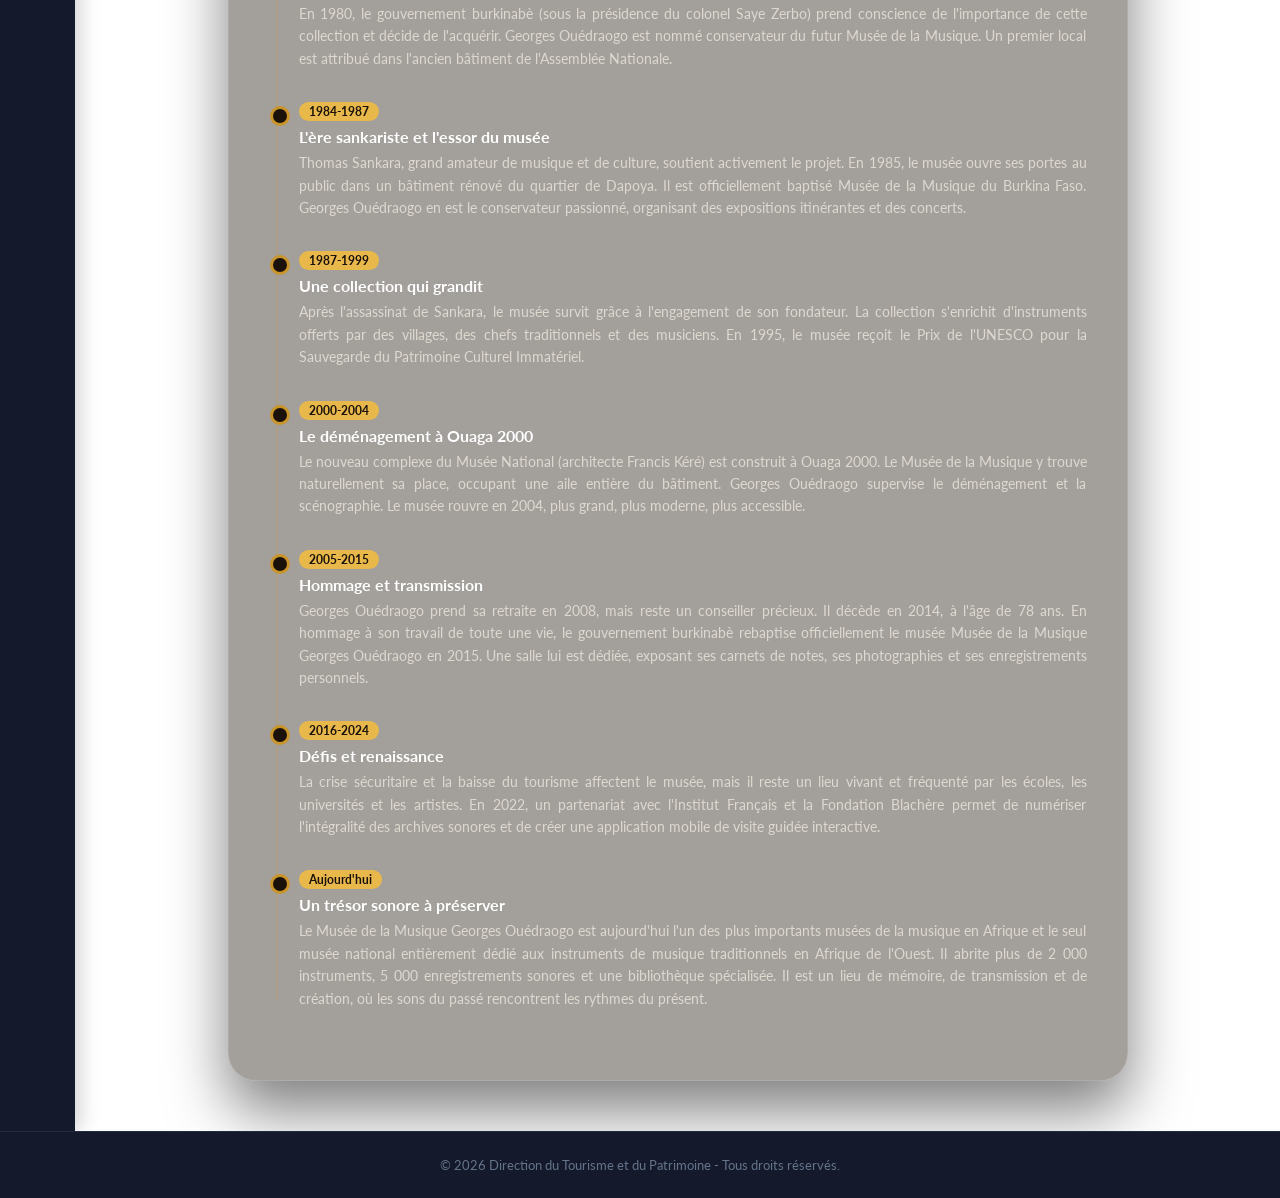
<file: MuséeMusique.html>
<!DOCTYPE html>
<html lang="fr">
<head>
    <meta charset="UTF-8">
    <meta name="viewport" content="width=device-width, initial-scale=1.0">
    <title>Musée de la Musique – Ouagadougou</title>
    <link rel="stylesheet" href="https://cdn.jsdelivr.net/npm/bootstrap-icons@1.11.3/font/bootstrap-icons.min.css">
    <link rel="stylesheet" href="MyCSS.css"> 
</head>
<body>

    <header class="site">
        <div class="logo">
            <img src="images.png" alt="logo" width="50px" >
            <div>
                <h1>OUAGADOUGOU (Burkina-Faso)</h1>
                <p class="sous-titre">KADIOGO &bull; Tourisme</p>
            </div>
        </div>
        <div class="action">
            <a href="formulaire.html" class="reserver">
                <i class="bi bi-calendar-check-fill"></i> <span class="txt-btn">Réserver maintenant</span>
            </a>
        </div>
    </header>

    <div class="disposition">

        <nav class="menu">
            <div class="liens">
                <a href="index.html" class="elements">
                    <i class="bi bi-house-door-fill"></i>
                    <span>Accueil</span>
                </a>
                <a href="patrimoine.html" class="elements active">
                    <i class="bi bi-bank2"></i>
                    <span>Patrimoine</span>
                </a>
                <a href="formulaire.html" class="elements">
                    <i class="bi bi-calendar-check-fill"></i>
                    <span>Réservation d'hôtel</span>
                </a>
                <a href="galerie.html" class="elements">
                    <i class="bi bi-images"></i>
                    <span>Galerie</span>
                </a>
            </div>
        </nav>

        <main class="contenu">
            
            <div class="detail-container">
                
                <a href="patrimoine.html" class="back-link">
                    <i class="bi bi-arrow-left"></i> Retour au Patrimoine
                </a>

                <div class="detail-hero">
                    <img src="Images/MuséeMusique.jpeg" alt="Musée de la Musique">
                    <div class="detail-hero-overlay">
                        <span class="detail-badge">✦ Au cœur des rythmes du Burkina Faso ✦</span>
                        <h2>Musée de la Musique</h2>
                    </div>
                </div>

                <div class="detail-meta">
                    <div>
                        <strong>Nom vernaculaire</strong>
                        <span>Musée de la Musique Georges Ouedraogo</span>
                    </div>
                    <div>
                        <strong>Statut</strong>
                        <span>Site touristique</span>
                    </div>
                    <div>
                        <strong>Tarif d'entrée</strong>
                        <span>300 Francs CFA</span>
                    </div>
                </div>

                <section class="detail-section">
                    <h3><i class="bi bi-tree-fill"></i> Description</h3>
                    <p>Bienvenue au Musée de la Musique Georges Ouédraogo de Ouagadougou. Ce lieu unique est dédié à la sauvegarde, à l’étude et à la valorisation du patrimoine musical burkinabè dans toute sa richesse et sa diversité. Qu’il s’agisse des percussions envoûtantes des tambours parlants, des mélodies des balafons, des chants des griots ou des expressions musicales contemporaines, le musée vous invite à découvrir comment la musique structure la vie sociale, spirituelle et culturelle des différents peuples du Burkina Faso.</p>
                    
                   <p class="liste-intro"><strong>Vous y découvrirez entre autres :</strong></p>
                    <ul class="custom-list">
                        <li><strong>Instruments à cordes :</strong> kora (harpe-luth mandingue), n'goni (luth des chasseurs), violons traditionnels (sokou, goge), calebasses musicales.</li>
			            <li><strong>Instruments à percussion :</strong> balafons (xylophones à lamelles de bois), djembés, dunduns, tambours d'aisselle, tambours sur pied, tambours de cérémonie.</li>
			            <li><strong>Instruments à vent :</strong> flûtes en roseau et en bois, cors en corne de bœuf, trompettes en calebasse, sifflets rituels.</li>
			            <li><strong>Instruments insolites :</strong> sanza (pianos à pouces), hochets, cloches, sonnailles, arcs musicaux, rhombes.</li>
			            <li><strong>Archives sonores :</strong>une salle d'écoute immersive propose des enregistrements historiques, des chants traditionnels (Mossi, Bwa, Peul, Gourounsi, Bobo) et des morceaux de musique moderne burkinabè.</li>

                     </ul> 
                </section>

                <hr class="section-divider">

                <section class="detail-section">
                    <h3><i class="bi bi-hourglass-split"></i> Historique et Évolution</h3>
                    <ul class="timeline">
                        <li>
                            <span class="time-date">1960-1970</span>
                            <strong>La passion d'un collectionneur</strong>
                            <p>Georges Ouédraogo, musicologue burkinabè formé à l'École des Arts de Dakar et au Musée de l'Homme à Paris, parcourt le Burkina Faso pendant plus de vingt ans à la recherche d'instruments de musique traditionnels. Il en rapporte des centaines, qu'il conserve chez lui, dans sa modeste maison du quartier de Gounghin. Sa collection devient peu à peu une référence pour les chercheurs et les étudiants.</p>
                        </li>
			            <li>
                            <span class="time-date">1980-1983</span>
                            <strong>La reconnaissance institutionnelle</strong>
                            <p>En 1980, le gouvernement burkinabè (sous la présidence du colonel Saye Zerbo) prend conscience de l'importance de cette collection et décide de l'acquérir. Georges Ouédraogo est nommé conservateur du futur Musée de la Musique. Un premier local est attribué dans l'ancien bâtiment de l'Assemblée Nationale.</p>
                        </li>
			            <li>
                            <span class="time-date">1984-1987</span>
                            <strong>L'ère sankariste et l'essor du musée</strong>
                            <p>Thomas Sankara, grand amateur de musique et de culture, soutient activement le projet. En 1985, le musée ouvre ses portes au public dans un bâtiment rénové du quartier de Dapoya. Il est officiellement baptisé Musée de la Musique du Burkina Faso. Georges Ouédraogo en est le conservateur passionné, organisant des expositions itinérantes et des concerts.</p>
                        </li>
			            <li>
                            <span class="time-date">1987-1999</span>
                            <strong>Une collection qui grandit</strong>
                            <p>Après l'assassinat de Sankara, le musée survit grâce à l'engagement de son fondateur. La collection s'enrichit d'instruments offerts par des villages, des chefs traditionnels et des musiciens. En 1995, le musée reçoit le Prix de l'UNESCO pour la Sauvegarde du Patrimoine Culturel Immatériel.</p>
                        </li>
			            <li>
                            <span class="time-date">2000-2004</span>
                            <strong>Le déménagement à Ouaga 2000</strong>
                            <p>Le nouveau complexe du Musée National (architecte Francis Kéré) est construit à Ouaga 2000. Le Musée de la Musique y trouve naturellement sa place, occupant une aile entière du bâtiment. Georges Ouédraogo supervise le déménagement et la scénographie. Le musée rouvre en 2004, plus grand, plus moderne, plus accessible.</p>
                        </li>
			            <li>
                            <span class="time-date">2005-2015</span>
                            <strong>Hommage et transmission</strong>
                            <p>Georges Ouédraogo prend sa retraite en 2008, mais reste un conseiller précieux. Il décède en 2014, à l'âge de 78 ans. En hommage à son travail de toute une vie, le gouvernement burkinabè rebaptise officiellement le musée Musée de la Musique Georges Ouédraogo en 2015. Une salle lui est dédiée, exposant ses carnets de notes, ses photographies et ses enregistrements personnels.</p>
                        </li>
			            <li>
                            <span class="time-date">2016-2024</span>
                            <strong>Défis et renaissance</strong>
                            <p>La crise sécuritaire et la baisse du tourisme affectent le musée, mais il reste un lieu vivant et fréquenté par les écoles, les universités et les artistes. En 2022, un partenariat avec l'Institut Français et la Fondation Blachère permet de numériser l'intégralité des archives sonores et de créer une application mobile de visite guidée interactive.</p>
                        </li>
                         <li>
                            <span class="time-date">Aujourd'hui</span>
                            <strong>Un trésor sonore à préserver</strong>
                            <p>Le Musée de la Musique Georges Ouédraogo est aujourd'hui l'un des plus importants musées de la musique en Afrique et le seul musée national entièrement dédié aux instruments de musique traditionnels en Afrique de l'Ouest. Il abrite plus de 2 000 instruments, 5 000 enregistrements sonores et une bibliothèque spécialisée. Il est un lieu de mémoire, de transmission et de création, où les sons du passé rencontrent les rythmes du présent.</p>
                        </li>

                    </ul>
                </section>

            </div>
        </main>
    </div>

    <footer>
        <p>&copy; 2026 Direction du Tourisme et du Patrimoine - Tous droits réservés.</p>
    </footer>

</body>
</html>
</file>
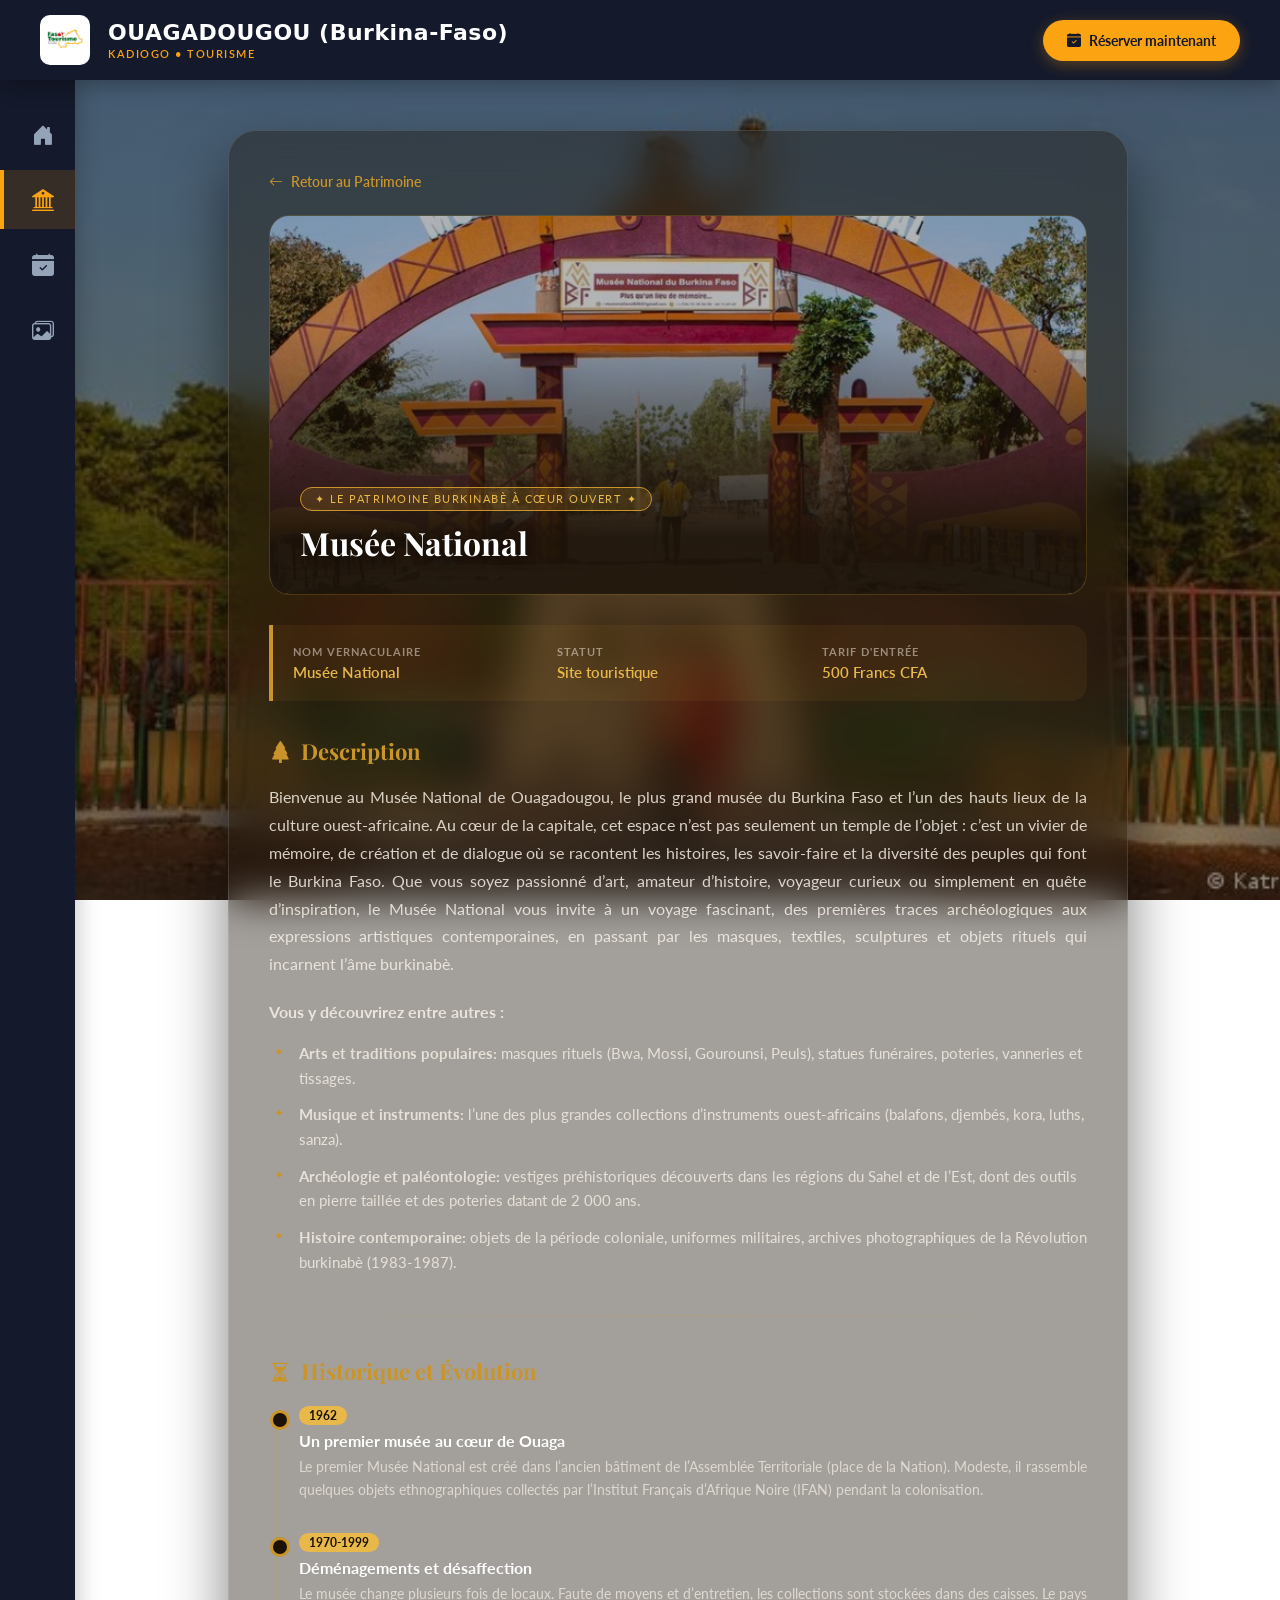
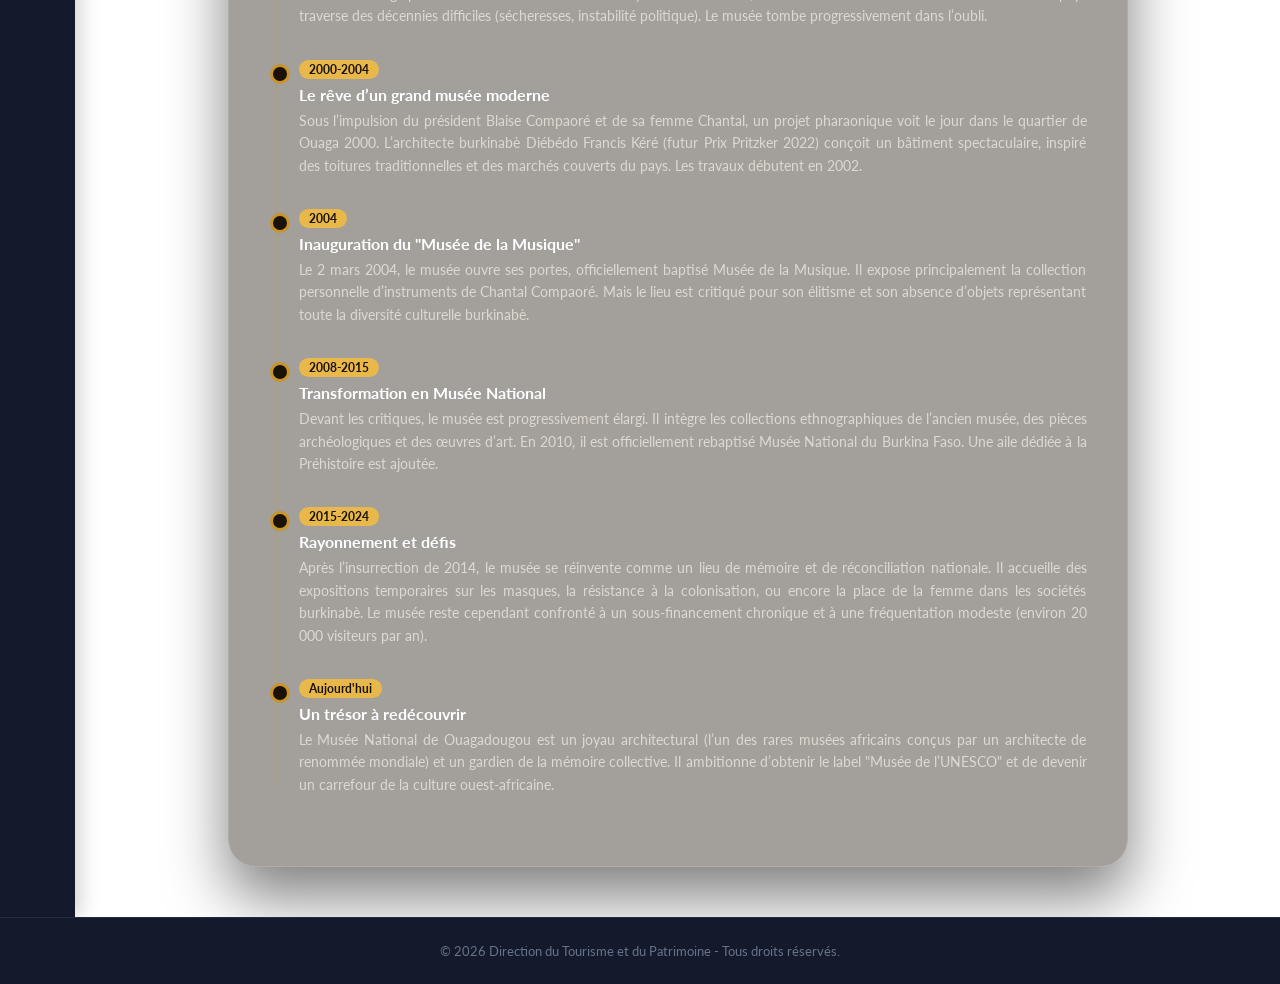
<file: MuséeNational.html>
<!DOCTYPE html>
<html lang="fr">
<head>
    <meta charset="UTF-8">
    <meta name="viewport" content="width=device-width, initial-scale=1.0">
    <title>Musée National – Ouagadougou</title>
    <link rel="stylesheet" href="https://cdn.jsdelivr.net/npm/bootstrap-icons@1.11.3/font/bootstrap-icons.min.css">
    <link rel="stylesheet" href="MyCSS.css">
</head>
<body>

    <header class="site">
        <div class="logo">
            <img src="images.png" alt="logo" width="50px" >
            <div>
                <h1>OUAGADOUGOU (Burkina-Faso)</h1>
                <p class="sous-titre">KADIOGO &bull; Tourisme</p>
            </div>
        </div>
        <div class="action">
            <a href="formulaire.html" class="reserver">
                <i class="bi bi-calendar-check-fill"></i> <span class="txt-btn">Réserver maintenant</span>
            </a>
        </div>
    </header>

    <div class="disposition">
        
        <nav class="menu">
            <div class="liens">
                <a href="index.html" class="elements">
                    <i class="bi bi-house-door-fill"></i>
                    <span>Accueil</span>
                </a>
                <a href="patrimoine.html" class="elements active">
                    <i class="bi bi-bank2"></i>
                    <span>Patrimoine</span>
                </a>
                <a href="formulaire.html" class="elements">
                    <i class="bi bi-calendar-check-fill"></i>
                    <span>Réservation d'hôtel</span>
                </a>
                <a href="galerie.html" class="elements">
                    <i class="bi bi-images"></i>
                    <span>Galerie</span>
                </a>
            </div>
        </nav>

        <main class="contenu">
            
            <div class="detail-container">
                
                <a href="patrimoine.html" class="back-link">
                    <i class="bi bi-arrow-left"></i> Retour au Patrimoine
                </a>

                <div class="detail-hero">
                    <img src="Images/MuséeNational.jpeg" alt="Musée National">
                    <div class="detail-hero-overlay">
                        <span class="detail-badge">✦ Le patrimoine burkinabè à cœur ouvert ✦</span>
                        <h2>Musée National</h2>
                    </div>
                </div>

                <div class="detail-meta">
                    <div>
                        <strong>Nom vernaculaire</strong>
                        <span>Musée National</span>
                    </div>
                    <div>
                        <strong>Statut</strong>
                        <span>Site touristique</span>
                    </div>
                    <div>
                        <strong>Tarif d'entrée</strong>
                        <span>500 Francs CFA</span>
                    </div>
                </div>

                <section class="detail-section">
                    <h3><i class="bi bi-tree-fill"></i> Description</h3>
                    <p>Bienvenue au Musée National de Ouagadougou, le plus grand musée du Burkina Faso et l’un des hauts lieux de la culture ouest-africaine. Au cœur de la capitale, cet espace n’est pas seulement un temple de l’objet : c’est un vivier de mémoire, de création et de dialogue où se racontent les histoires, les savoir-faire et la diversité des peuples qui font le Burkina Faso.
Que vous soyez passionné d’art, amateur d’histoire, voyageur curieux ou simplement en quête d’inspiration, le Musée National vous invite à un voyage fascinant, des premières traces archéologiques aux expressions artistiques contemporaines, en passant par les masques, textiles, sculptures et objets rituels qui incarnent l’âme burkinabè.
</p>
                    
                   <p class="liste-intro"><strong>Vous y découvrirez entre autres :</strong></p>
                    <ul class="custom-list">
                        <li><strong>Arts et traditions populaires: </strong>masques rituels (Bwa, Mossi, Gourounsi, Peuls), statues funéraires, poteries, vanneries et tissages.</li>
			            <li><strong>Musique et instruments: </strong>l’une des plus grandes collections d’instruments ouest-africains (balafons, djembés, kora, luths, sanza).</li>
			            <li><strong>Archéologie et paléontologie: </strong>vestiges préhistoriques découverts dans les régions du Sahel et de l’Est, dont des outils en pierre taillée et des poteries datant de 2 000 ans.</li>
			            <li><strong>Histoire contemporaine: </strong>objets de la période coloniale, uniformes militaires, archives photographiques de la Révolution burkinabè (1983-1987).</li>
                     </ul> 
                </section>

                <hr class="section-divider">

                <section class="detail-section">
                    <h3><i class="bi bi-hourglass-split"></i> Historique et Évolution</h3>
                    <ul class="timeline">
                        <li>
                            <span class="time-date">1962</span>
                            <strong>Un premier musée au cœur de Ouaga</strong>
                            <p>Le premier Musée National est créé dans l’ancien bâtiment de l’Assemblée Territoriale (place de la Nation). Modeste, il rassemble quelques objets ethnographiques collectés par l’Institut Français d’Afrique Noire (IFAN) pendant la colonisation.</p>
                        </li>
			            <li>
                            <span class="time-date">1970-1999</span>
                            <strong>Déménagements et désaffection</strong>
                            <p>Le musée change plusieurs fois de locaux. Faute de moyens et d’entretien, les collections sont stockées dans des caisses. Le pays traverse des décennies difficiles (sécheresses, instabilité politique). Le musée tombe progressivement dans l’oubli.</p>
                        </li>
			            <li>
                            <span class="time-date">2000-2004</span>
                            <strong>Le rêve d’un grand musée moderne</strong>
                            <p>Sous l’impulsion du président Blaise Compaoré et de sa femme Chantal, un projet pharaonique voit le jour dans le quartier de Ouaga 2000. L’architecte burkinabè Diébédo Francis Kéré (futur Prix Pritzker 2022) conçoit un bâtiment spectaculaire, inspiré des toitures traditionnelles et des marchés couverts du pays. Les travaux débutent en 2002.</p>
                        </li>
			            <li>
                            <span class="time-date">2004</span>
                            <strong>Inauguration du "Musée de la Musique"</strong>
                            <p>Le 2 mars 2004, le musée ouvre ses portes, officiellement baptisé Musée de la Musique. Il expose principalement la collection personnelle d’instruments de Chantal Compaoré. Mais le lieu est critiqué pour son élitisme et son absence d’objets représentant toute la diversité culturelle burkinabè.</p>
                        </li>
			            <li>
                            <span class="time-date">2008-2015</span>
                            <strong>Transformation en Musée National</strong>
                            <p>Devant les critiques, le musée est progressivement élargi. Il intègre les collections ethnographiques de l’ancien musée, des pièces archéologiques et des œuvres d’art. En 2010, il est officiellement rebaptisé Musée National du Burkina Faso. Une aile dédiée à la Préhistoire est ajoutée.</p>
                        </li>
			            <li>
                            <span class="time-date">2015-2024</span>
                            <strong>Rayonnement et défis</strong>
                            <p>Après l’insurrection de 2014, le musée se réinvente comme un lieu de mémoire et de réconciliation nationale. Il accueille des expositions temporaires sur les masques, la résistance à la colonisation, ou encore la place de la femme dans les sociétés burkinabè. Le musée reste cependant confronté à un sous-financement chronique et à une fréquentation modeste (environ 20 000 visiteurs par an).</p>
                        </li>
			<li>
                            <span class="time-date">Aujourd'hui</span>
                            <strong>Un trésor à redécouvrir</strong>
                            <p>Le Musée National de Ouagadougou est un joyau architectural (l’un des rares musées africains conçus par un architecte de renommée mondiale) et un gardien de la mémoire collective. Il ambitionne d’obtenir le label "Musée de l’UNESCO" et de devenir un carrefour de la culture ouest-africaine.</p>
                        </li>

                    </ul>
                </section>

            </div>
        </main>
    </div>

    <footer>
        <p>&copy; 2026 Direction du Tourisme et du Patrimoine - Tous droits réservés.</p>
    </footer>

</body>
</html>
</file>
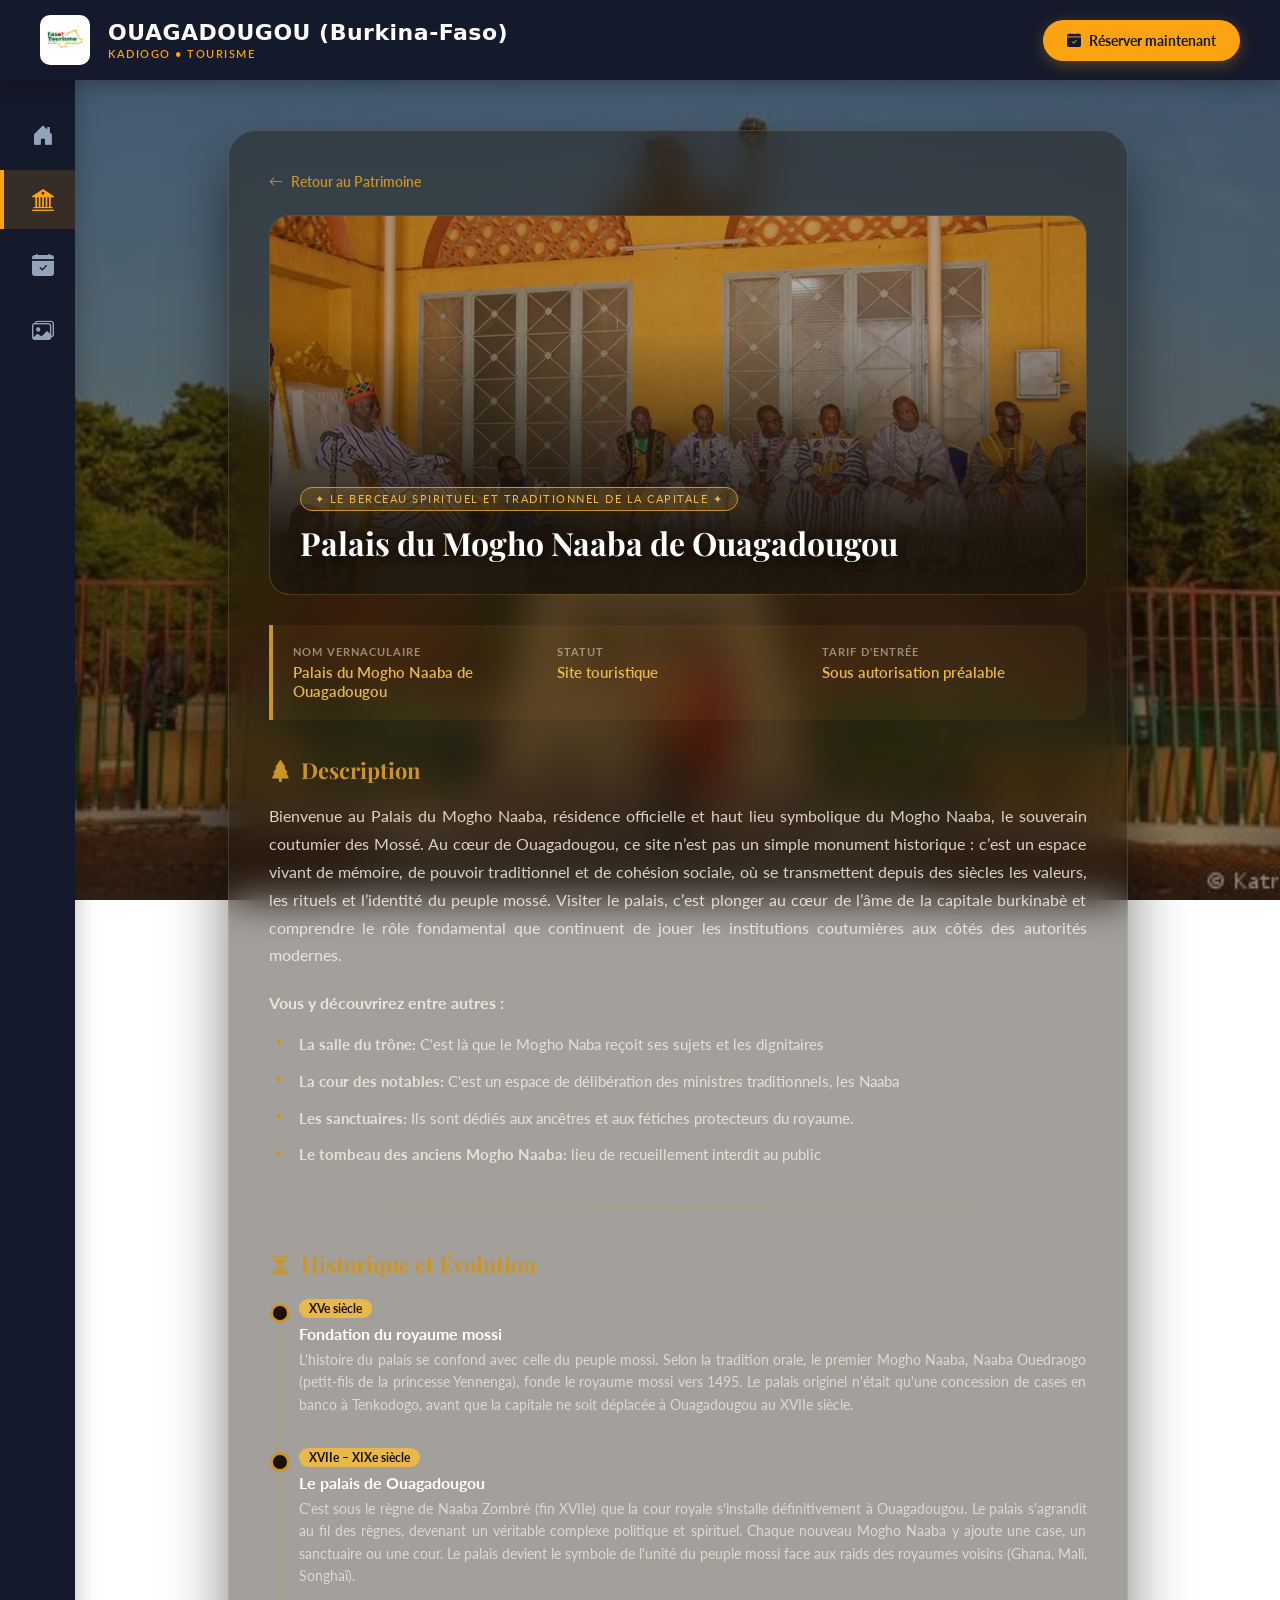
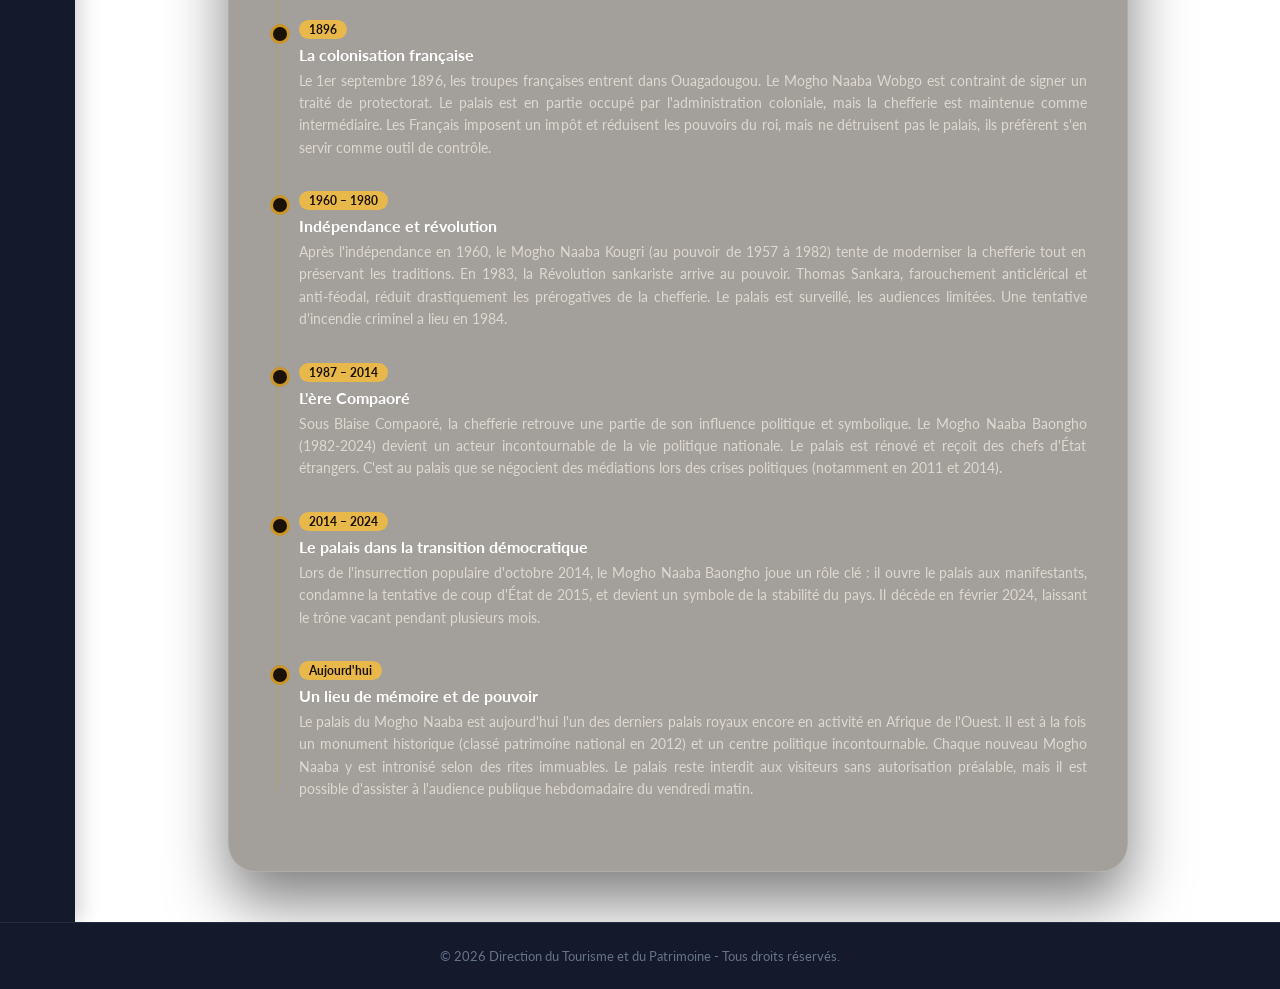
<file: PalaisMoghoNaaba.html>
<!DOCTYPE html>
<html lang="fr">
<head>
    <meta charset="UTF-8">
    <meta name="viewport" content="width=device-width, initial-scale=1.0">
    <title>Palais du Mogho Naaba de Ouagadougou – Ouagadougou</title>
    <link rel="stylesheet" href="https://cdn.jsdelivr.net/npm/bootstrap-icons@1.11.3/font/bootstrap-icons.min.css">
    <link rel="stylesheet" href="MyCSS.css">
</head>
<body>

    <header class="site">
        <div class="logo">
            <img src="images.png" alt="logo" width="50px" >
            <div>
                <h1>OUAGADOUGOU (Burkina-Faso)</h1>
                <p class="sous-titre">KADIOGO &bull; Tourisme</p>
            </div>
        </div>
        <div class="action">
            <a href="formulaire.html" class="reserver">
                <i class="bi bi-calendar-check-fill"></i> <span class="txt-btn">Réserver maintenant</span>
            </a>
        </div>
    </header>

    <div class="disposition">
      
        <nav class="menu">
            <div class="liens">
                <a href="index.html" class="elements">
                    <i class="bi bi-house-door-fill"></i>
                    <span>Accueil</span>
                </a>
                <a href="patrimoine.html" class="elements active">
                    <i class="bi bi-bank2"></i>
                    <span>Patrimoine</span>
                </a>
                <a href="formulaire.html" class="elements">
                    <i class="bi bi-calendar-check-fill"></i>
                    <span>Réservation d'hôtel</span>
                </a>
                <a href="galerie.html" class="elements">
                    <i class="bi bi-images"></i>
                    <span>Galerie</span>
                </a>
            </div>
        </nav>

        <main class="contenu">
            
            <div class="detail-container">
                
                <a href="patrimoine.html" class="back-link">
                    <i class="bi bi-arrow-left"></i> Retour au Patrimoine
                </a>

                <div class="detail-hero">
                    <img src="Images/PalaisMogho.jpeg" alt="Palais du Mogho Naba de Ouagadougou">
                    <div class="detail-hero-overlay">
                        <span class="detail-badge">✦ Le berceau spirituel et traditionnel de la capitale ✦</span>
                        <h2>Palais du Mogho Naaba de Ouagadougou</h2>
                    </div>
                </div>

                <div class="detail-meta">
                    <div>
                        <strong>Nom vernaculaire</strong>
                        <span>Palais du Mogho Naaba de Ouagadougou</span>
                    </div>
                    <div>
                        <strong>Statut</strong>
                        <span>Site touristique</span>
                    </div>
                    <div>
                        <strong>Tarif d'entrée</strong>
                        <span>Sous autorisation préalable</span>
                    </div>
                </div>

                <section class="detail-section">
                    <h3><i class="bi bi-tree-fill"></i> Description</h3>
                    <p>Bienvenue au Palais du Mogho Naaba, résidence officielle et haut lieu symbolique du Mogho Naaba, le souverain coutumier des Mossé. Au cœur de Ouagadougou, ce site n’est pas un simple monument historique : c’est un espace vivant de mémoire, de pouvoir traditionnel et de cohésion sociale, où se transmettent depuis des siècles les valeurs, les rituels et l’identité du peuple mossé.
Visiter le palais, c’est plonger au cœur de l’âme de la capitale burkinabè et comprendre le rôle fondamental que continuent de jouer les institutions coutumières aux côtés des autorités modernes.</p>
                    
                   <p class="liste-intro"><strong>Vous y découvrirez entre autres :</strong></p>
                    <ul class="custom-list">
                        <li><strong>La salle du trône: </strong> C'est là que le Mogho Naba reçoit ses sujets et les dignitaires</li>
			            <li><strong>La cour des notables: </strong> C'est un espace de délibération des ministres traditionnels, les Naaba</li>
			            <li><strong>Les sanctuaires: </strong> Ils sont dédiés aux ancêtres et aux fétiches protecteurs du royaume.</li>
			            <li><strong>Le tombeau des anciens Mogho Naaba: </strong> lieu de recueillement interdit au public</li>
			            

                     </ul>
                </section>

                <hr class="section-divider">

                <section class="detail-section">
                    <h3><i class="bi bi-hourglass-split"></i> Historique et Évolution</h3>
                    <ul class="timeline">
                        <li>
                            <span class="time-date">XVe siècle</span>
                            <strong>Fondation du royaume mossi</strong>
                            <p>L'histoire du palais se confond avec celle du peuple mossi. Selon la tradition orale, le premier Mogho Naaba, Naaba Ouedraogo (petit-fils de la princesse Yennenga), fonde le royaume mossi vers 1495. Le palais originel n'était qu'une concession de cases en banco à Tenkodogo, avant que la capitale ne soit déplacée à Ouagadougou au XVIIe siècle.</p>
                        </li>
			            <li>
                            <span class="time-date">XVIIe – XIXe siècle</span>
                            <strong>Le palais de Ouagadougou</strong>
                            <p>C'est sous le règne de Naaba Zombré (fin XVIIe) que la cour royale s'installe définitivement à Ouagadougou. Le palais s'agrandit au fil des règnes, devenant un véritable complexe politique et spirituel. Chaque nouveau Mogho Naaba y ajoute une case, un sanctuaire ou une cour. Le palais devient le symbole de l'unité du peuple mossi face aux raids des royaumes voisins (Ghana, Mali, Songhaï).</p>
                        </li>
			            <li>
                            <span class="time-date">1896</span>
                            <strong>La colonisation française</strong>
                            <p>Le 1er septembre 1896, les troupes françaises entrent dans Ouagadougou. Le Mogho Naaba Wobgo est contraint de signer un traité de protectorat. Le palais est en partie occupé par l'administration coloniale, mais la chefferie est maintenue comme intermédiaire. Les Français imposent un impôt et réduisent les pouvoirs du roi, mais ne détruisent pas le palais, ils préfèrent s'en servir comme outil de contrôle.</p>
                        </li>
		            	<li>
                            <span class="time-date">1960 – 1980</span>
                            <strong>Indépendance et révolution</strong>
                            <p>Après l'indépendance en 1960, le Mogho Naaba Kougri (au pouvoir de 1957 à 1982) tente de moderniser la chefferie tout en préservant les traditions. En 1983, la Révolution sankariste arrive au pouvoir. Thomas Sankara, farouchement anticlérical et anti-féodal, réduit drastiquement les prérogatives de la chefferie. Le palais est surveillé, les audiences limitées. Une tentative d'incendie criminel a lieu en 1984.</p>
                        </li>
	            		<li>
                            <span class="time-date">1987 – 2014</span>
                            <strong>L'ère Compaoré</strong>
                            <p>Sous Blaise Compaoré, la chefferie retrouve une partie de son influence politique et symbolique. Le Mogho Naaba Baongho (1982-2024) devient un acteur incontournable de la vie politique nationale. Le palais est rénové et reçoit des chefs d'État étrangers. C'est au palais que se négocient des médiations lors des crises politiques (notamment en 2011 et 2014).</p>
                        </li>
	            		<li>
                            <span class="time-date">2014 – 2024</span>
                            <strong>Le palais dans la transition démocratique</strong>
                            <p>Lors de l'insurrection populaire d'octobre 2014, le Mogho Naaba Baongho joue un rôle clé : il ouvre le palais aux manifestants, condamne la tentative de coup d'État de 2015, et devient un symbole de la stabilité du pays. Il décède en février 2024, laissant le trône vacant pendant plusieurs mois.</p>
                        </li>
		            	<li>
                            <span class="time-date">Aujourd'hui</span>
                            <strong>Un lieu de mémoire et de pouvoir</strong>
                            <p>Le palais du Mogho Naaba est aujourd'hui l'un des derniers palais royaux encore en activité en Afrique de l'Ouest. Il est à la fois un monument historique (classé patrimoine national en 2012) et un centre politique incontournable. Chaque nouveau Mogho Naaba y est intronisé selon des rites immuables. Le palais reste interdit aux visiteurs sans autorisation préalable, mais il est possible d'assister à l'audience publique hebdomadaire du vendredi matin.</p>
                        </li>

                    </ul>
                </section>

            </div>
        </main>
    </div>

    <footer>
        <p>&copy; 2026 Direction du Tourisme et du Patrimoine - Tous droits réservés.</p>
    </footer>

</body>
</html>
</file>
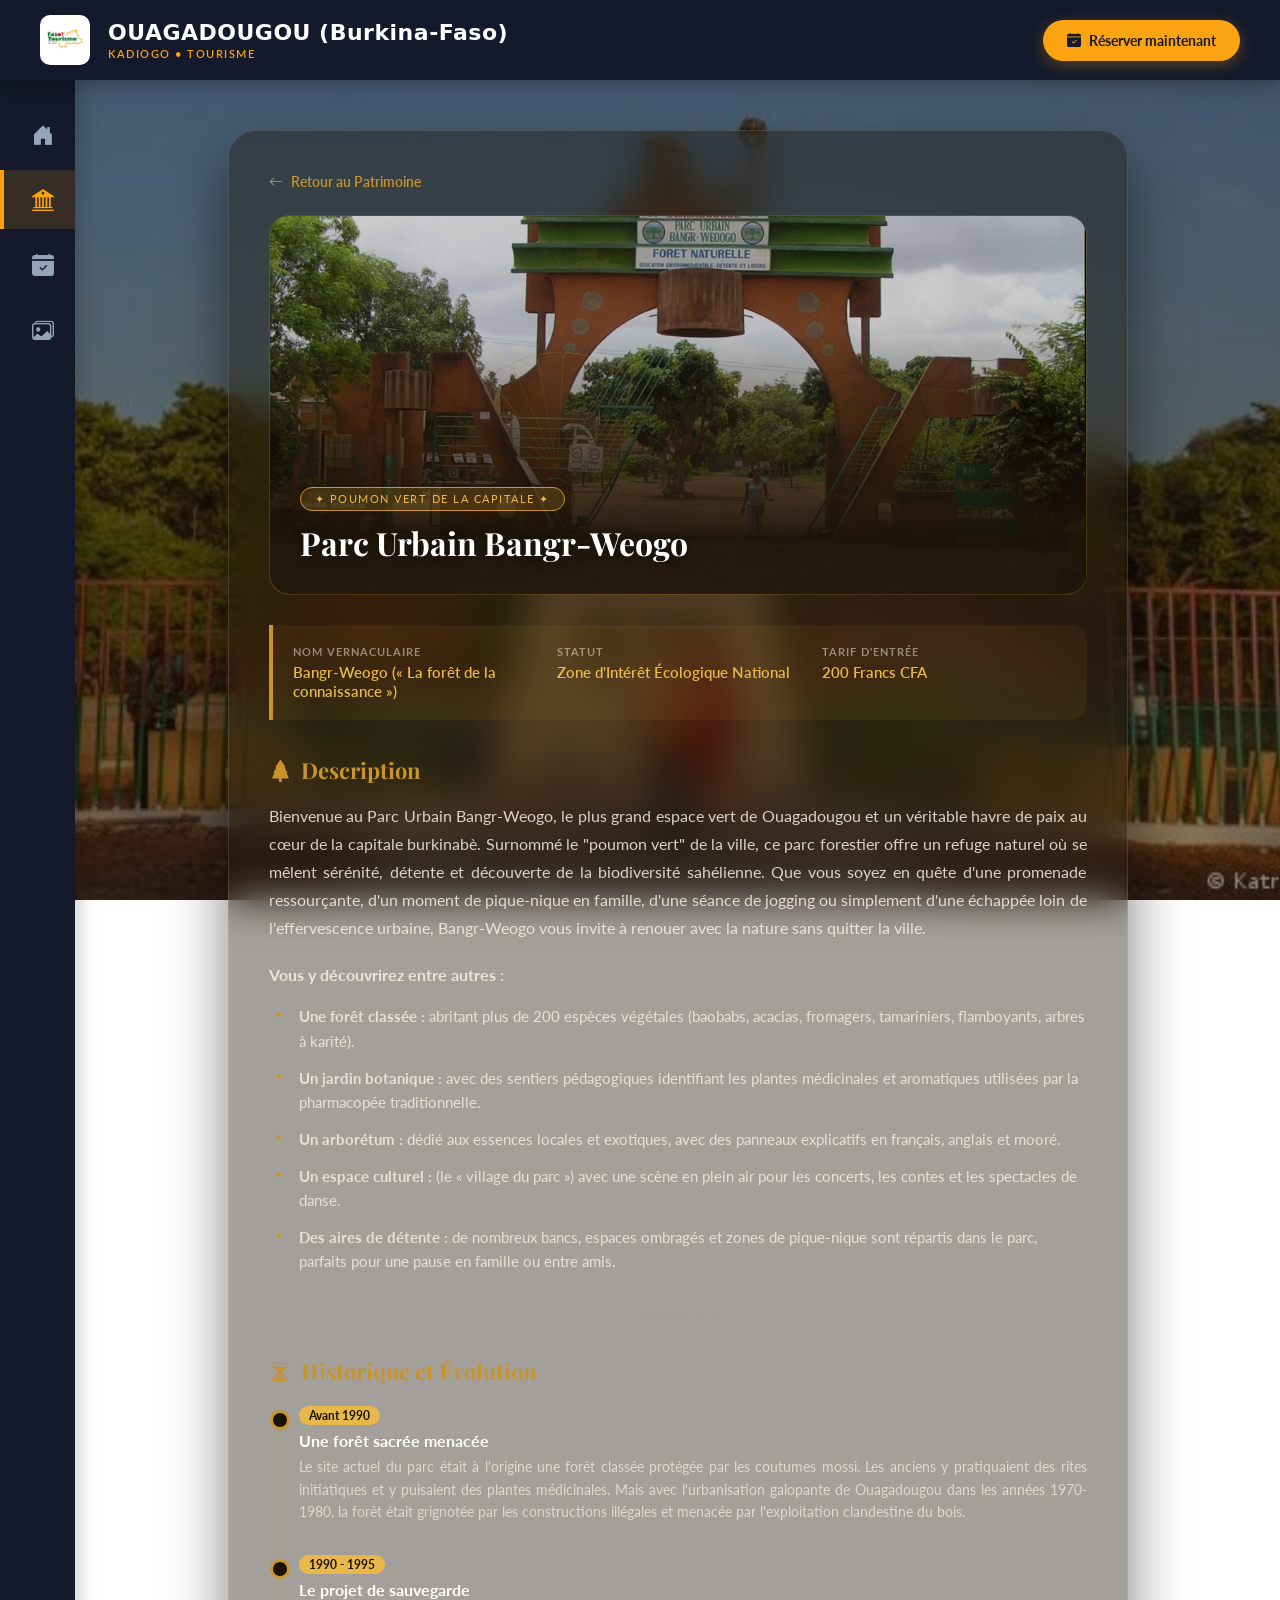
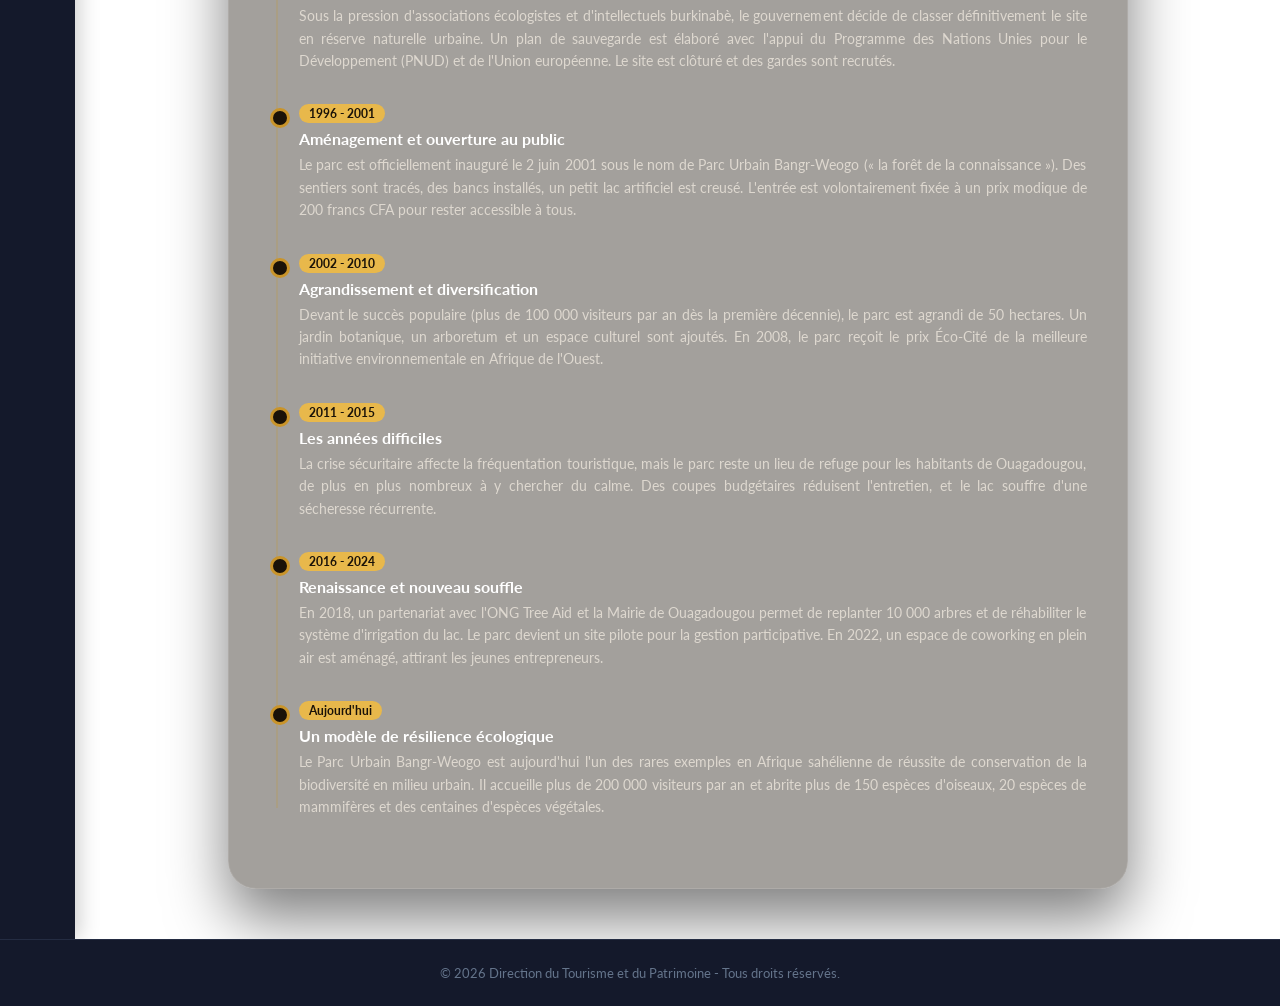
<file: ParcUrbain.html>
<!DOCTYPE html>
<html lang="fr">
<head>
    <meta charset="UTF-8">
    <meta name="viewport" content="width=device-width, initial-scale=1.0">
    <title>Parc Urbain Bangr-Weogo – Ouagadougou</title>
    <link rel="stylesheet" href="https://cdn.jsdelivr.net/npm/bootstrap-icons@1.11.3/font/bootstrap-icons.min.css">
    <link rel="stylesheet" href="MyCSS.css"> 
</head>
<body>

    <header class="site">
        <div class="logo">
            <img src="images.png" alt="logo" width="50px" >
            <div>
                <h1>OUAGADOUGOU (Burkina-Faso)</h1>
                <p class="sous-titre">KADIOGO &bull; Tourisme</p>
            </div>
        </div>
        <div class="action">
            <a href="formulaire.html" class="reserver">
                <i class="bi bi-calendar-check-fill"></i> <span class="txt-btn">Réserver maintenant</span>
            </a>
        </div>
    </header>

    <div class="disposition">
        
        <nav class="menu">
            <div class="liens">
                <a href="index.html" class="elements">
                    <i class="bi bi-house-door-fill"></i>
                    <span>Accueil</span>
                </a>
                <a href="patrimoine.html" class="elements active">
                    <i class="bi bi-bank2"></i>
                    <span>Patrimoine</span>
                </a>
                <a href="formulaire.html" class="elements">
                    <i class="bi bi-calendar-check-fill"></i>
                    <span>Réservation d'hôtel</span>
                </a>
                <a href="galerie.html" class="elements">
                    <i class="bi bi-images"></i>
                    <span>Galerie</span>
                </a>
            </div>
        </nav>

        <main class="contenu">
          
            <div class="detail-container">
                
                <a href="patrimoine.html" class="back-link">
                    <i class="bi bi-arrow-left"></i> Retour au Patrimoine
                </a>

                <div class="detail-hero">
                    <img src="Images/Bangrweogo.jpeg" alt="Parc Urbain Bangr-Weogo">
                    <div class="detail-hero-overlay">
                        <span class="detail-badge">✦ Poumon Vert de la Capitale ✦</span>
                        <h2>Parc Urbain Bangr-Weogo</h2>
                    </div>
                </div>

                <div class="detail-meta">
                    <div>
                        <strong>Nom vernaculaire</strong>
                        <span>Bangr-Weogo (« La forêt de la connaissance »)</span>
                    </div>
                    <div>
                        <strong>Statut</strong>
                        <span>Zone d'Intérêt Écologique National</span>
                    </div>
                    <div>
                        <strong>Tarif d'entrée</strong>
                        <span>200 Francs CFA</span>
                    </div>
                </div>

                <section class="detail-section">
                    <h3><i class="bi bi-tree-fill"></i> Description</h3>
                    <p>Bienvenue au Parc Urbain Bangr-Weogo, le plus grand espace vert de Ouagadougou et un véritable havre de paix au cœur de la capitale burkinabè. Surnommé le "poumon vert" de la ville, ce parc forestier offre un refuge naturel où se mêlent sérénité, détente et découverte de la biodiversité sahélienne. Que vous soyez en quête d'une promenade ressourçante, d'un moment de pique-nique en famille, d'une séance de jogging ou simplement d'une échappée loin de l'effervescence urbaine, Bangr-Weogo vous invite à renouer avec la nature sans quitter la ville.</p>
                    
                    <p class="liste-intro"><strong>Vous y découvrirez entre autres :</strong></p>
                    <ul class="custom-list">
                        <li><strong>Une forêt classée :</strong> abritant plus de 200 espèces végétales (baobabs, acacias, fromagers, tamariniers, flamboyants, arbres à karité).</li>
                        <li><strong>Un jardin botanique :</strong> avec des sentiers pédagogiques identifiant les plantes médicinales et aromatiques utilisées par la pharmacopée traditionnelle.</li>
                        <li><strong>Un arborétum :</strong> dédié aux essences locales et exotiques, avec des panneaux explicatifs en français, anglais et mooré.</li>
                        <li><strong>Un espace culturel :</strong> (le « village du parc ») avec une scène en plein air pour les concerts, les contes et les spectacles de danse.</li>
                        <li><strong>Des aires de détente :</strong> de nombreux bancs, espaces ombragés et zones de pique-nique sont répartis dans le parc, parfaits pour une pause en famille ou entre amis.</li>
                    </ul>
                </section>

                <hr class="section-divider">

                <section class="detail-section">
                    <h3><i class="bi bi-hourglass-split"></i> Historique et Évolution</h3>
                    <ul class="timeline">
                        <li>
                            <span class="time-date">Avant 1990</span>
                            <strong>Une forêt sacrée menacée</strong>
                            <p>Le site actuel du parc était à l'origine une forêt classée protégée par les coutumes mossi. Les anciens y pratiquaient des rites initiatiques et y puisaient des plantes médicinales. Mais avec l'urbanisation galopante de Ouagadougou dans les années 1970-1980, la forêt était grignotée par les constructions illégales et menacée par l'exploitation clandestine du bois.</p>
                        </li>
                        <li>
                            <span class="time-date">1990 - 1995</span>
                            <strong>Le projet de sauvegarde</strong>
                            <p>Sous la pression d'associations écologistes et d'intellectuels burkinabè, le gouvernement décide de classer définitivement le site en réserve naturelle urbaine. Un plan de sauvegarde est élaboré avec l'appui du Programme des Nations Unies pour le Développement (PNUD) et de l'Union européenne. Le site est clôturé et des gardes sont recrutés.</p>
                        </li>
                        <li>
                            <span class="time-date">1996 - 2001</span>
                            <strong>Aménagement et ouverture au public</strong>
                            <p>Le parc est officiellement inauguré le 2 juin 2001 sous le nom de Parc Urbain Bangr-Weogo (« la forêt de la connaissance »). Des sentiers sont tracés, des bancs installés, un petit lac artificiel est creusé. L'entrée est volontairement fixée à un prix modique de 200 francs CFA pour rester accessible à tous.</p>
                        </li>
                        <li>
                            <span class="time-date">2002 - 2010</span>
                            <strong>Agrandissement et diversification</strong>
                            <p>Devant le succès populaire (plus de 100 000 visiteurs par an dès la première décennie), le parc est agrandi de 50 hectares. Un jardin botanique, un arboretum et un espace culturel sont ajoutés. En 2008, le parc reçoit le prix Éco-Cité de la meilleure initiative environnementale en Afrique de l'Ouest.</p>
                        </li>
                        <li>
                            <span class="time-date">2011 - 2015</span>
                            <strong>Les années difficiles</strong>
                            <p>La crise sécuritaire affecte la fréquentation touristique, mais le parc reste un lieu de refuge pour les habitants de Ouagadougou, de plus en plus nombreux à y chercher du calme. Des coupes budgétaires réduisent l'entretien, et le lac souffre d'une sécheresse récurrente.</p>
                        </li>
                        <li>
                            <span class="time-date">2016 - 2024</span>
                            <strong>Renaissance et nouveau souffle</strong>
                            <p>En 2018, un partenariat avec l'ONG Tree Aid et la Mairie de Ouagadougou permet de replanter 10 000 arbres et de réhabiliter le système d'irrigation du lac. Le parc devient un site pilote pour la gestion participative. En 2022, un espace de coworking en plein air est aménagé, attirant les jeunes entrepreneurs.</p>
                        </li>
                        <li>
                            <span class="time-date">Aujourd'hui</span>
                            <strong>Un modèle de résilience écologique</strong>
                            <p>Le Parc Urbain Bangr-Weogo est aujourd'hui l'un des rares exemples en Afrique sahélienne de réussite de conservation de la biodiversité en milieu urbain. Il accueille plus de 200 000 visiteurs par an et abrite plus de 150 espèces d'oiseaux, 20 espèces de mammifères et des centaines d'espèces végétales.</p>
                        </li>
                    </ul>
                </section>

            </div>
        </main>
    </div>

    <footer>
        <p>&copy; 2026 Direction du Tourisme et du Patrimoine - Tous droits réservés.</p>
    </footer>

</body>
</html>
</file>
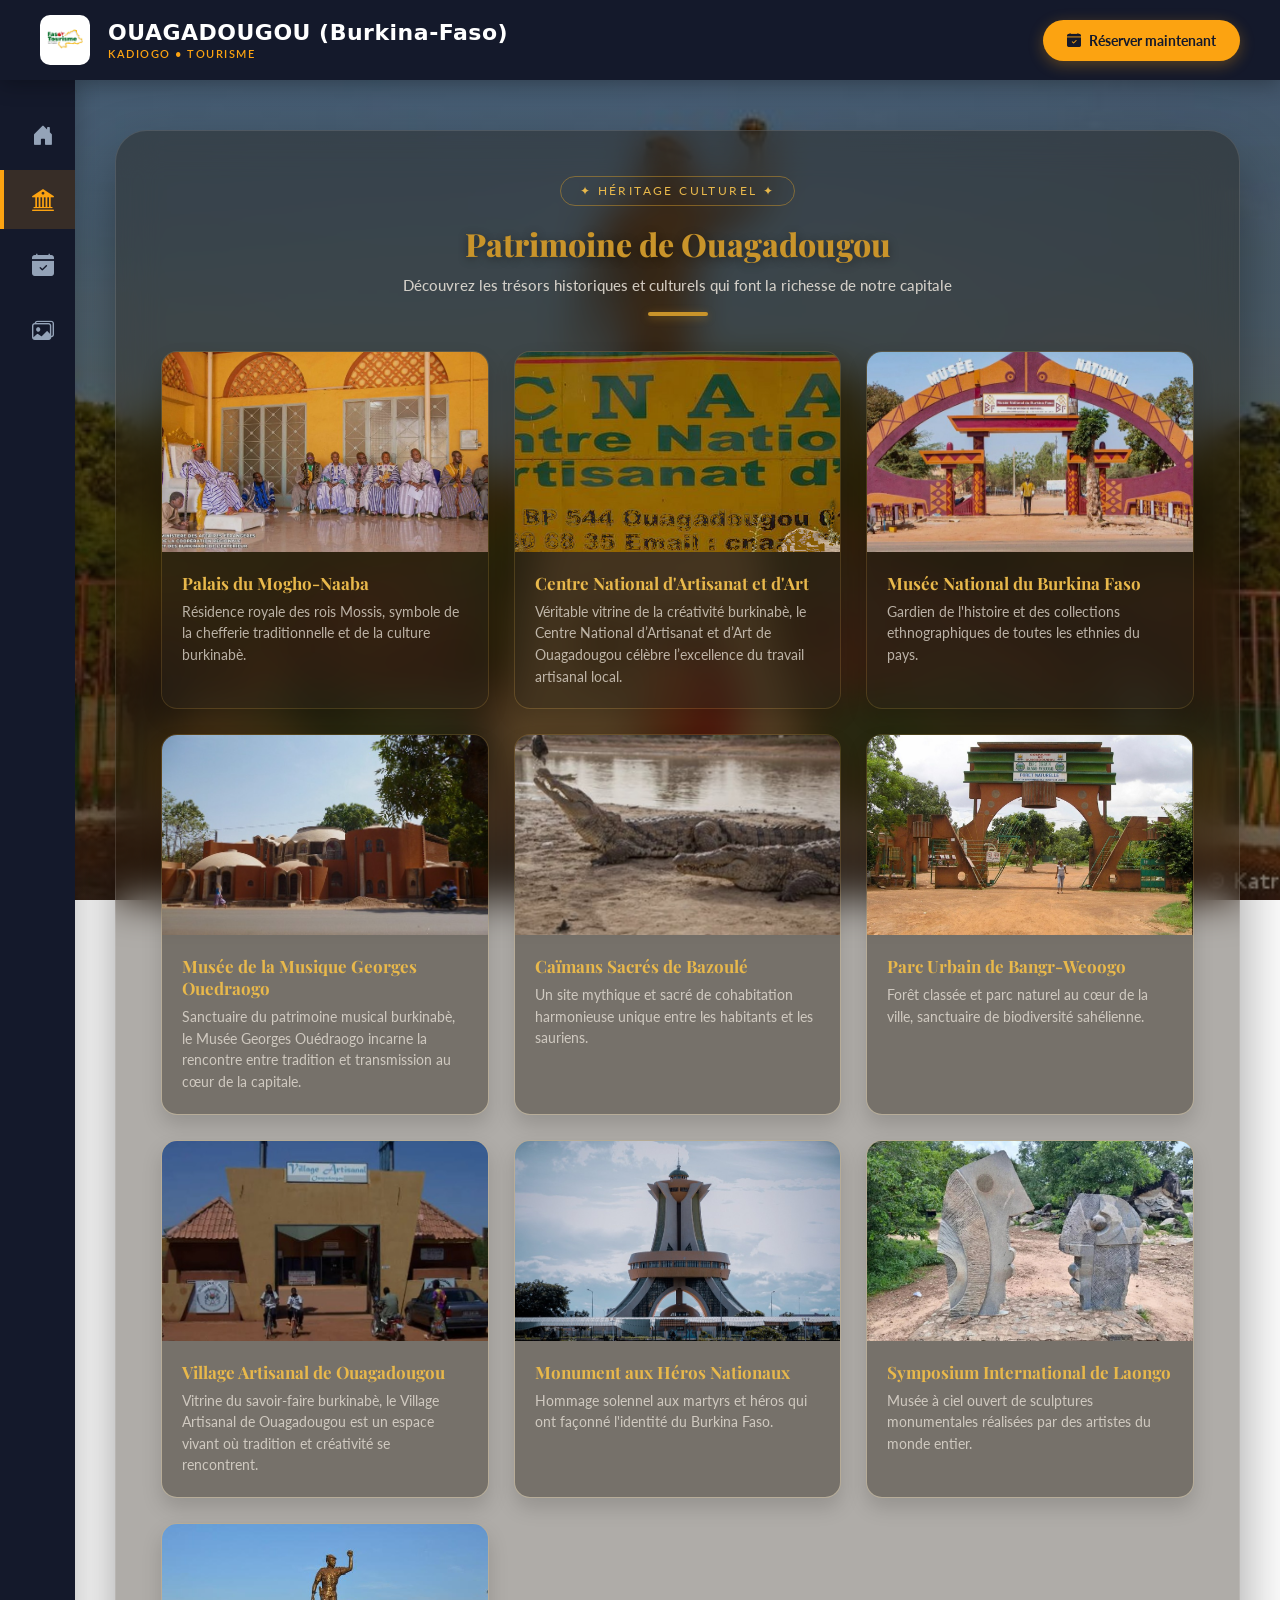
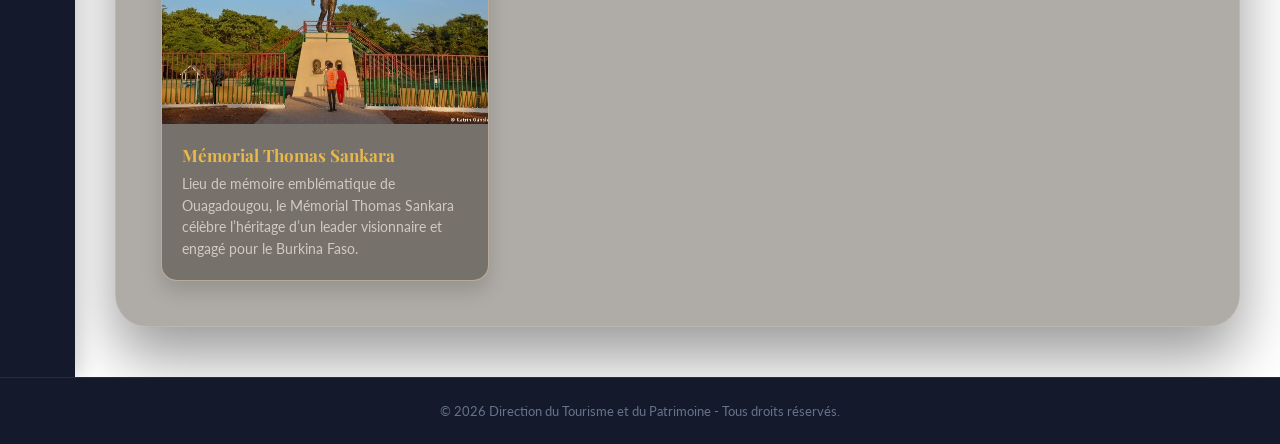
<file: patrimoine.html>
<!DOCTYPE html>
<html lang="fr">
<head>
    <meta charset="UTF-8">
    <meta name="viewport" content="width=device-width, initial-scale=1.0">
    <title>Patrimoine – Ouagadougou</title>
    <link rel="stylesheet" href="https://cdn.jsdelivr.net/npm/bootstrap-icons@1.11.3/font/bootstrap-icons.min.css">
    <link rel="stylesheet" href="MyCSS.css">
</head>
<body>

    <header class="site">
        <div class="logo">
            <img src="images.png" alt="logo" width="50px">
            <div>
                <h1>OUAGADOUGOU (Burkina-Faso)</h1>
                <p class="sous-titre">KADIOGO &bull; Tourisme</p>
            </div>
        </div>
        <div class="action">
            <a href="formulaire.html" class="reserver">
              <i class="bi bi-calendar-check-fill"></i> <span class="txt-btn">Réserver maintenant</span>
            </a>
        </div>
    </header>

    <div class="disposition">
    
        <nav class="menu">
            <div class="liens">
                <a href="index.html" class="elements">
                    <i class="bi bi-house-door-fill"></i>
                    <span>Accueil</span>
                </a>
                <a href="patrimoine.html" class="elements active">
                    <i class="bi bi-bank2"></i>
                    <span>Patrimoine</span>
                </a>
                <a href="formulaire.html" class="elements">
                    <i class="bi bi-calendar-check-fill"></i>
                    <span>Réservation d'hôtel</span>
                </a>
                <a href="galerie.html" class="elements">
                    <i class="bi bi-images"></i>
                    <span>Galerie</span>
                </a>
            </div>
        </nav>

        <main class="contenu">
            
            <div class="patrimoine-box">
                <div class="page-header">
                    <span class="hero-badge">✦ Héritage culturel ✦</span>
                    <h2>Patrimoine de Ouagadougou</h2>
                    <p>Découvrez les trésors historiques et culturels qui font la richesse de notre capitale</p>
                    <div class="decor"></div>
                </div>

                <div class="cards-grid">

                    <a href="PalaisMoghoNaaba.html" class="card" >
                        <div class="card-img">
                            <img src="Images/PalaisMogho.jpeg" alt="Palais du Moro-Naba"  style="width: 100%; height: 100%; object-fit: cover; display: block;">
                        </div>
                        <div class="card-body">
                            <h3>Palais du Mogho-Naaba</h3>
                            <p>Résidence royale des rois Mossis, symbole de la chefferie traditionnelle et de la culture burkinabè.</p>
                        </div>
                    </a>

                    <a href="CNAA.html" class="card">
                        <div class="card-img">
                            <img src="Images/CNNA.jpeg" alt="CNAA"  style="width: 100%; height: 100%; object-fit: cover; display: block;">
                        </div>
                        <div class="card-body">
                            <h3>Centre National d'Artisanat et d'Art</h3>
                            <p>Véritable vitrine de la créativité burkinabè, le Centre National d’Artisanat et d’Art de Ouagadougou célèbre l’excellence du travail artisanal local.</p>
                        </div>
                    </a>

                    <a href="MuséeNational.html" class="card">
                        <div class="card-img">
                            <img src="Images/MuséeNational.jpeg" alt="Musée National du Burkina Faso"  style="width: 100%; height: 100%; object-fit: cover; display: block;">
                        </div>
                        <div class="card-body">
                            <h3>Musée National du Burkina Faso</h3>
                            <p>Gardien de l'histoire et des collections ethnographiques de toutes les ethnies du pays.</p>
                        </div>
                    </a>

                    <a href="MuséeMusique.html" class="card">
                        <div class="card-img">
                            <img src="Images/MuséeMusique.jpeg" alt="Musée de la Musique"  style="width: 100%; height: 100%; object-fit: cover; display: block;">
                        </div>
                        <div class="card-body">
                            <h3>Musée de la Musique Georges Ouedraogo</h3>
                            <p>Sanctuaire du patrimoine musical burkinabè, le Musée Georges Ouédraogo incarne la rencontre entre tradition et transmission au cœur de la capitale.</p>
                        </div>
                    </a>

                    <a href="CaimansSacrédeBazoulé.html" class="card">
                        <div class="card-img">
                            <img src="Images/Caimanssacrés.jpeg" alt="Caïmans Sacrés de Bazoulé"  style="width: 100%; height: 100%; object-fit: cover; display: block;">
                        </div>
                        <div class="card-body">
                            <h3>Caïmans Sacrés de Bazoulé</h3>
                            <p>Un site mythique et sacré de cohabitation harmonieuse unique entre les habitants et les sauriens.</p>
                        </div>
                    </a>

                    <a href="ParcUrbain.html" class="card">
                        <div class="card-img">
                            <img src="Images/Bangrweogo.jpeg" alt="Parc Urbain de Bangr-Weoogo"  style="width: 100%; height: 100%; object-fit: cover; display: block;">
                        </div>
                        <div class="card-body">
                            <h3>Parc Urbain de Bangr-Weoogo</h3>
                            <p>Forêt classée et parc naturel au cœur de la ville, sanctuaire de biodiversité sahélienne.</p>
                        </div>
                    </a>

                    <a href="VillageArtisanal.html" class="card">
                        <div class="card-img">
                            <img src="Images/VillageArtisanal.jpeg" alt="Village Artisanal de Ouagadougou"  style="width: 100%; height: 100%; object-fit: cover; display: block;">
                        </div>
                        <div class="card-body">
                            <h3>Village Artisanal de Ouagadougou</h3>
                            <p>Vitrine du savoir-faire burkinabè, le Village Artisanal de Ouagadougou est un espace vivant où tradition et créativité se rencontrent.</p>
                        </div>
                    </a>

                    <a href="MonumentHeros.html" class="card">
                        <div class="card-img">
                            <img src="Images/MonumentHeros.jpeg" alt="Monument aux Héros Nationaux" style="width: 100%; height: 100%; object-fit: cover; display: block;">
                        </div>
                        <div class="card-body">
                            <h3>Monument aux Héros Nationaux</h3>
                            <p>Hommage solennel aux martyrs et héros qui ont façonné l'identité du Burkina Faso.</p>
                        </div>
                    </a>

                    <a href="Laongo.html" class="card">
                        <div class="card-img">
                            <img src="Images/Laongo.jpeg" alt="Symposium International de Laongo"  style="width: 100%; height: 100%; object-fit: cover; display: block;">
                        </div>
                        <div class="card-body">
                            <h3>Symposium International de Laongo</h3>
                            <p>Musée à ciel ouvert de sculptures monumentales réalisées par des artistes du monde entier.</p>
                        </div>
                    </a>

                    <a href="Memorial.html" class="card">
                        <div class="card-img">
                            <img src="Images/Memorial.jpeg" alt="Mémorial Thomas Sankara"  style="width: 100%; height: 100%; object-fit: cover; display: block;">
                        </div>
                        <div class="card-body">
                            <h3>Mémorial Thomas Sankara</h3>
                            <p>Lieu de mémoire emblématique de Ouagadougou, le Mémorial Thomas Sankara célèbre l’héritage d’un leader visionnaire et engagé pour le Burkina Faso.</p>
                        </div>
                    </a>

                </div>
            </div>
        </main>
    </div>

    <footer>
        <p>&copy; 2026 Direction du Tourisme et du Patrimoine - Tous droits réservés.</p>
    </footer>

</body>
</html>
</file>
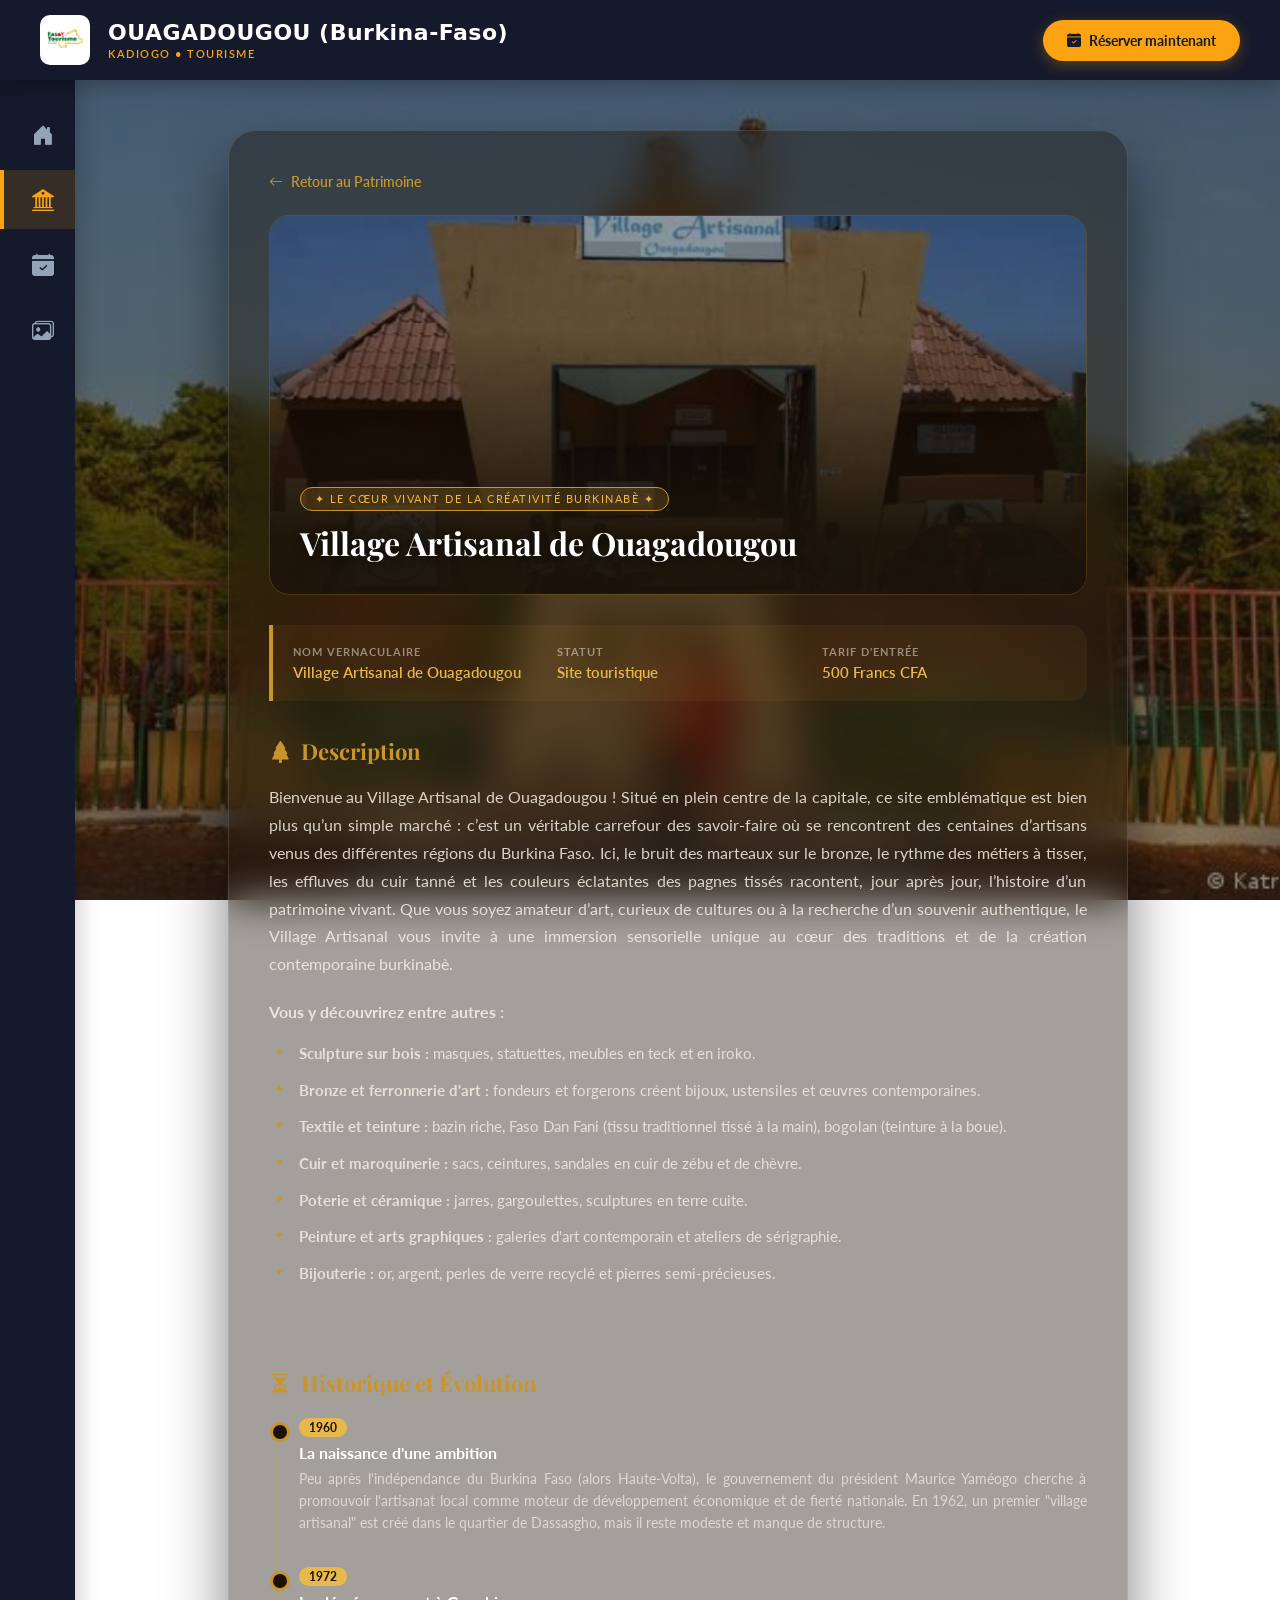
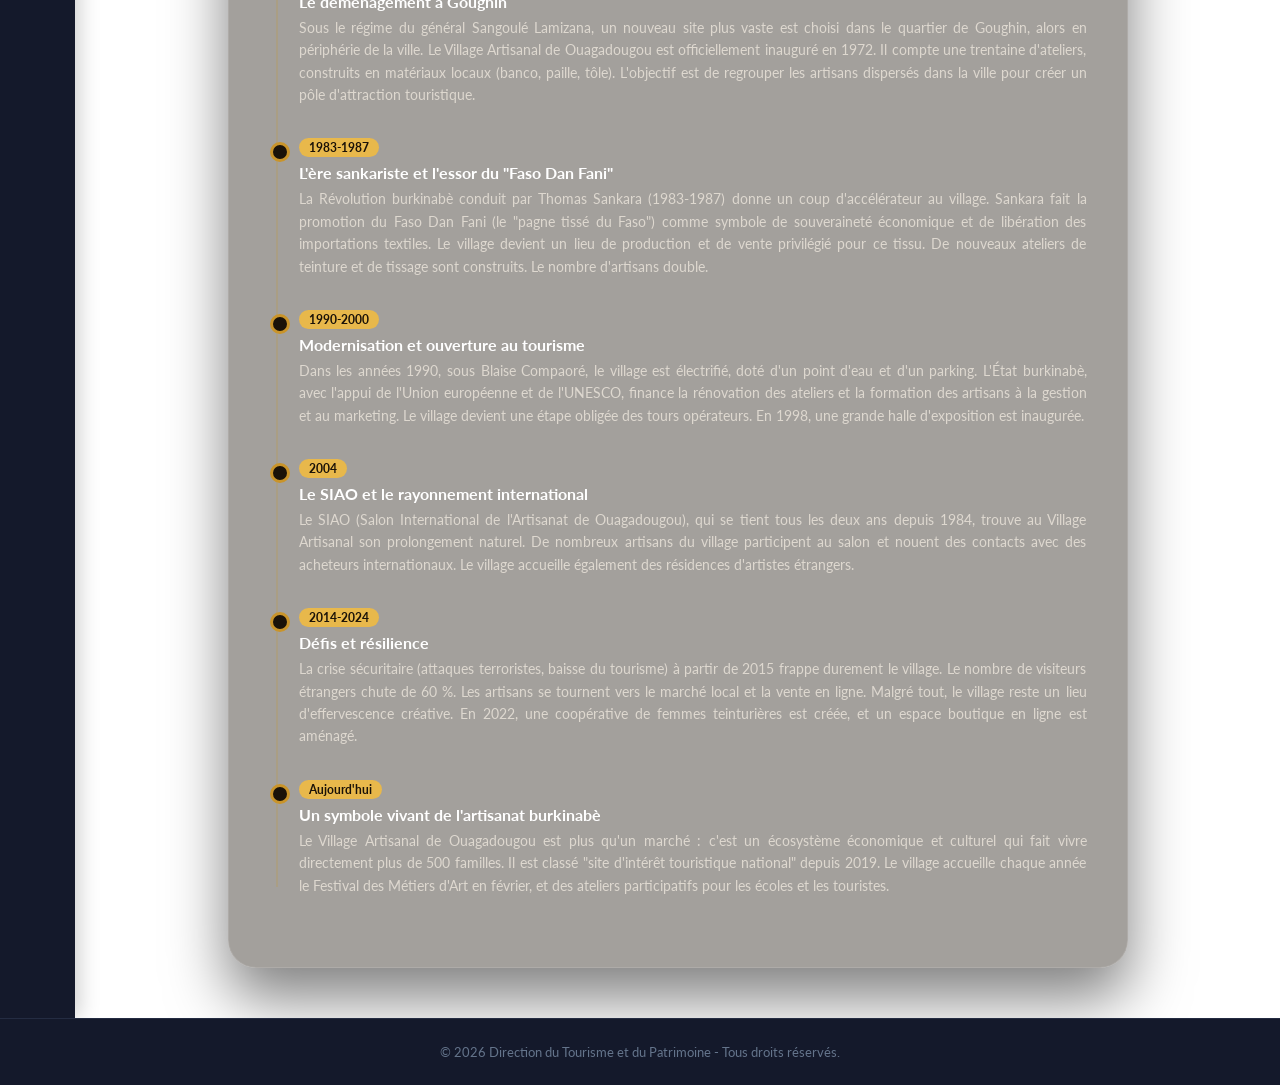
<file: VillageArtisanal.html>
<!DOCTYPE html>
<html lang="fr">
<head>
    <meta charset="UTF-8">
    <meta name="viewport" content="width=device-width, initial-scale=1.0">
    <title>Village Artisanal de Ouagadougou – Ouagadougou</title>
    <link rel="stylesheet" href="https://cdn.jsdelivr.net/npm/bootstrap-icons@1.11.3/font/bootstrap-icons.min.css">
    <link rel="stylesheet" href="MyCSS.css"> 
<body>

    <header class="site">
        <div class="logo">
            <img src="images.png" alt="logo" width="50px" >
            <div>
                <h1>OUAGADOUGOU (Burkina-Faso)</h1>
                <p class="sous-titre">KADIOGO &bull; Tourisme</p>
            </div>
        </div>
        <div class="action">
            <a href="formulaire.html" class="reserver">
                <i class="bi bi-calendar-check-fill"></i> <span class="txt-btn">Réserver maintenant</span>
            </a>
        </div>
    </header>

    <div class="disposition">
     
        <nav class="menu">
            <div class="liens">
                <a href="index.html" class="elements">
                    <i class="bi bi-house-door-fill"></i>
                    <span>Accueil</span>
                </a>
                <a href="patrimoine.html" class="elements active">
                    <i class="bi bi-bank2"></i>
                    <span>Patrimoine</span>
                </a>
                <a href="formulaire.html" class="elements">
                    <i class="bi bi-calendar-check-fill"></i>
                    <span>Réservation d'hôtel</span>
                </a>
                <a href="galerie.html" class="elements">
                    <i class="bi bi-images"></i>
                    <span>Galerie</span>
                </a>
            </div>
        </nav>

        <main class="contenu">
           
            <div class="detail-container">
                
                <a href="patrimoine.html" class="back-link">
                    <i class="bi bi-arrow-left"></i> Retour au Patrimoine
                </a>

                <div class="detail-hero">
                    <img src="Images/VillageArtisanal.jpeg" alt="Village Artisanal de Ouagadougou">
                    <div class="detail-hero-overlay">
                        <span class="detail-badge">✦ Le cœur vivant de la créativité burkinabè ✦</span>
                        <h2>Village Artisanal de Ouagadougou</h2>
                    </div>
                </div>

                <div class="detail-meta">
                    <div>
                        <strong>Nom vernaculaire</strong>
                        <span>Village Artisanal de Ouagadougou</span>
                    </div>
                    <div>
                        <strong>Statut</strong>
                        <span>Site touristique</span>
                    </div>
                    <div>
                        <strong>Tarif d'entrée</strong>
                        <span>500 Francs CFA</span>
                    </div>
                </div>

                <section class="detail-section">
                    <h3><i class="bi bi-tree-fill"></i> Description</h3>
                    <p>Bienvenue au Village Artisanal de Ouagadougou ! Situé en plein centre de la capitale, ce site emblématique est bien plus qu’un simple marché : c’est un véritable carrefour des savoir-faire où se rencontrent des centaines d’artisans venus des différentes régions du Burkina Faso. Ici, le bruit des marteaux sur le bronze, le rythme des métiers à tisser, les effluves du cuir tanné et les couleurs éclatantes des pagnes tissés racontent, jour après jour, l’histoire d’un patrimoine vivant.
Que vous soyez amateur d’art, curieux de cultures ou à la recherche d’un souvenir authentique, le Village Artisanal vous invite à une immersion sensorielle unique au cœur des traditions et de la création contemporaine burkinabè.</p>
                    
                   <p class="liste-intro"><strong>Vous y découvrirez entre autres :</strong></p>
                    <ul class="custom-list">
                        <li><strong>Sculpture sur bois :</strong> masques, statuettes, meubles en teck et en iroko.</li>
			            <li><strong>Bronze et ferronnerie d'art :</strong>  fondeurs et forgerons créent bijoux, ustensiles et œuvres contemporaines.</li>
			            <li><strong>Textile et teinture :</strong> bazin riche, Faso Dan Fani (tissu traditionnel tissé à la main), bogolan (teinture à la boue).</li>
			            <li><strong>Cuir et maroquinerie :</strong> sacs, ceintures, sandales en cuir de zébu et de chèvre.</li>
			            <li><strong>Poterie et céramique :</strong> jarres, gargoulettes, sculptures en terre cuite.</li>
			            <li><strong>Peinture et arts graphiques :</strong> galeries d'art contemporain et ateliers de sérigraphie.</li>
                        <li><strong>Bijouterie :</strong> or, argent, perles de verre recyclé et pierres semi-précieuses.</li>

                     </ul> 
                </section>

                <hr class="section-divider">

                <section class="detail-section">
                    <h3><i class="bi bi-hourglass-split"></i> Historique et Évolution</h3>
                    <ul class="timeline">
                        <li>
                            <span class="time-date">1960</span>
                            <strong>La naissance d'une ambition</strong>
                            <p>Peu après l'indépendance du Burkina Faso (alors Haute-Volta), le gouvernement du président Maurice Yaméogo cherche à promouvoir l'artisanat local comme moteur de développement économique et de fierté nationale. En 1962, un premier "village artisanal" est créé dans le quartier de Dassasgho, mais il reste modeste et manque de structure.</p>
                        </li>
			            <li>
                            <span class="time-date">1972</span>
                            <strong>Le déménagement à Goughin</strong>
                            <p>Sous le régime du général Sangoulé Lamizana, un nouveau site plus vaste est choisi dans le quartier de Goughin, alors en périphérie de la ville. Le Village Artisanal de Ouagadougou est officiellement inauguré en 1972. Il compte une trentaine d'ateliers, construits en matériaux locaux (banco, paille, tôle). L'objectif est de regrouper les artisans dispersés dans la ville pour créer un pôle d'attraction touristique.</p>
                        </li>
			            <li>
                            <span class="time-date">1983-1987</span>
                            <strong>L'ère sankariste et l'essor du "Faso Dan Fani"</strong>
                            <p>La Révolution burkinabè conduit par Thomas Sankara (1983-1987) donne un coup d'accélérateur au village. Sankara fait la promotion du Faso Dan Fani (le "pagne tissé du Faso") comme symbole de souveraineté économique et de libération des importations textiles. Le village devient un lieu de production et de vente privilégié pour ce tissu. De nouveaux ateliers de teinture et de tissage sont construits. Le nombre d'artisans double.</p>
                        </li>
			            <li>
                            <span class="time-date">1990-2000</span>
                            <strong>Modernisation et ouverture au tourisme</strong>
                            <p>Dans les années 1990, sous Blaise Compaoré, le village est électrifié, doté d'un point d'eau et d'un parking. L'État burkinabè, avec l'appui de l'Union européenne et de l'UNESCO, finance la rénovation des ateliers et la formation des artisans à la gestion et au marketing. Le village devient une étape obligée des tours opérateurs. En 1998, une grande halle d'exposition est inaugurée.</p>
                        </li>
			            <li>
                            <span class="time-date">2004</span>
                            <strong>Le SIAO et le rayonnement international</strong>
                            <p>Le SIAO (Salon International de l'Artisanat de Ouagadougou), qui se tient tous les deux ans depuis 1984, trouve au Village Artisanal son prolongement naturel. De nombreux artisans du village participent au salon et nouent des contacts avec des acheteurs internationaux. Le village accueille également des résidences d'artistes étrangers.</p>
                        </li>
			            <li>
                            <span class="time-date">2014-2024</span>
                            <strong>Défis et résilience</strong>
                            <p>La crise sécuritaire (attaques terroristes, baisse du tourisme) à partir de 2015 frappe durement le village. Le nombre de visiteurs étrangers chute de 60 %. Les artisans se tournent vers le marché local et la vente en ligne. Malgré tout, le village reste un lieu d'effervescence créative. En 2022, une coopérative de femmes teinturières est créée, et un espace boutique en ligne est aménagé.</p>
                        </li>
			            <li>
                            <span class="time-date">Aujourd'hui</span>
                            <strong>Un symbole vivant de l'artisanat burkinabè</strong>
                            <p>Le Village Artisanal de Ouagadougou est plus qu'un marché : c'est un écosystème économique et culturel qui fait vivre directement plus de 500 familles. Il est classé "site d'intérêt touristique national" depuis 2019. Le village accueille chaque année le Festival des Métiers d'Art en février, et des ateliers participatifs pour les écoles et les touristes.</p>
                        </li>

                    </ul>
                </section>

            </div>
        </main>
    </div>

    <footer>
        <p>&copy; 2026 Direction du Tourisme et du Patrimoine - Tous droits réservés.</p>
    </footer>

</body>
</html>
</file>
<file: style.css>
* {
    box-sizing: border-box;
    margin: 0;
    padding: 0;
}

body {
    font-family: 'Segoe UI', system-ui, -apple-system, sans-serif;
    
    background: linear-gradient(rgba(20, 25, 43, 0.45), rgba(20, 25, 43, 0.45)), url("ouaga.jpeg");
    background-repeat: no-repeat;
    background-size: cover;
    background-position: center;
    background-attachment: fixed;
    color: #14192b;
    display: flex;
    flex-direction: column;
    min-height: 100vh;
    width: 100vw;
    max-width: 100%;
    overflow-x: hidden;
}


.en-tete {
    background-color: #14192b;
    color: white;
    padding: 15px 40px;
    display: flex;
    justify-content: space-between;
    align-items: center;
    box-shadow: 0 4px 20px rgba(0, 0, 0, 0.3);
    z-index: 100;
}

.logo {
    display: flex;
    align-items: center;
    gap: 15px;
}

.logo img {
    border-radius: 10px;
}

.en-tete h1 {
    margin: 0;
    font-size: 22px;
    font-weight: 800;
    letter-spacing: 0.5px;
    color: #ffffff;
}

.boulle {
    margin-top: 2px;
    font-size: 11px;
    color: #fca311;
    text-transform: uppercase;
    letter-spacing: 1.5px;
    font-weight: 600;
}

.reserv_tete {
    background-color: #fca311;
    color: #14192b;
    text-decoration: none;
    padding: 12px 24px;
    border-radius: 50px; 
    font-weight: 700;
    font-size: 14px;
    box-shadow: 0 4px 15px rgba(252, 163, 17, 0.3);
    transition: all 0.3s cubic-bezier(0.4, 0, 0.2, 1);
    display: flex;
    align-items: center;
    gap: 8px;
}

.reserv_tete:hover {
    background-color: #ffffff;
    color: #14192b;
    transform: translateY(-3px);
    box-shadow: 0 6px 20px rgba(255, 255, 255, 0.4);
}


.app {
    display: flex;
    flex: 1;
    width: 100%;
    max-width: 100%;
}


.bar_nav {
    width: 260px;
    background-color: #14192b;
    display: flex;
    flex-direction: column;
    padding-top: 25px;
    transition: width 0.3s ease;
    box-shadow: 4px 0 20px rgba(0,0,0,0.2);
    z-index: 90;
}

.liens {
    display: flex;
    flex-direction: column;
    gap: 6px;
}

.navigation {
    display: flex;
    align-items: center;
    color: #94a3b8;
    text-decoration: none;
    padding: 16px 25px;
    gap: 20px;
    font-size: 15px;
    font-weight: 600;
    border-left: 4px solid transparent;
    transition: all 0.2s ease;
}

.navigation i {
    font-size: 22px;
    min-width: 25px;
}

.navigation:hover {
    background-color: rgba(255, 255, 255, 0.05);
    color: #ffffff;
    padding-left: 30px;
} 

.navigation.active {
    background-color: rgba(252, 163, 17, 0.15);
    color: #fca311;
    border-left: 4px solid #fca311;
}


.contenue {
    flex: 1;
    display: flex;
    justify-content: center;
    align-items: center;
    padding: 60px 40px;
}


.fiche {
    background: rgba(255, 255, 255, 0.12); 
    backdrop-filter: blur(20px);
    -webkit-backdrop-filter: blur(20px);
    max-width: 750px;
    width: 100%;
    padding: 50px;
    border-radius: 32px;
    
   
    border: 1px solid rgba(255, 255, 255, 0.25);
    
    
    box-shadow: 0 30px 60px rgba(0, 0, 0, 0.25),
                inset 0 0 25px rgba(255, 255, 255, 0.2);
   
    transition: all 0.4s cubic-bezier(0.165, 0.84, 0.44, 1);
    text-align: center;
}

.fiche:hover {
    transform: translateY(-5px) scale(1.01);
    box-shadow: 0 40px 80px rgba(0, 0, 0, 0.35),
                inset 0 0 35px rgba(255, 255, 255, 0.3);
}

.hero-badge {
    background: rgba(252, 163, 17, 0.2);
    color: #fca311;
    padding: 6px 16px;
    border-radius: 50px;
    font-size: 12px;
    font-weight: 700;
    text-transform: uppercase;
    letter-spacing: 1px;
    display: inline-block;
    margin-bottom: 20px;
    border: 1px solid rgba(252, 163, 17, 0.3);
}

.fiche h2 {
    font-size: 42px;
    color: #ffffff;
    font-weight: 800;
    line-height: 1.2;
    text-shadow: 0 2px 10px rgba(0,0,0,0.3);
}

.highlight {
    color: #fca311;
    position: relative;
}

.ligne {
    width: 60px;
    height: 4px;
    background-color: #fca311;
    margin: 25px auto;
    border-radius: 10px;
    box-shadow: 0 2px 8px rgba(252, 163, 17, 0.4);
}

.texte {
    font-size: 16px;
    line-height: 1.8;
    color: rgba(255, 255, 255, 0.95);
    font-weight: 500;
    margin-bottom: 35px;
    text-shadow: 0 1px 3px rgba(0,0,0,0.2);
}


.voir_plus {
    display: flex;
    justify-content: center;
    gap: 20px;
}

.voir_plus_logo {
    text-decoration: none;
    display: flex;
    align-items: center;
    gap: 12px;
    font-weight: 700;
    font-size: 14px;
    color: #ffffff;
    background-color: rgba(255, 255, 255, 0.1);
    padding: 14px 28px;
    border-radius: 16px;
    border: 1px solid rgba(255, 255, 255, 0.2);
    transition: all 0.3s ease;
}

.voir_plus_logo i {
    color: #fca311;
    font-size: 18px;
}

.voir_plus_logo:hover {
    background-color: #ffffff;
    color: #14192b;
    transform: translateY(-3px);
    box-shadow: 0 10px 20px rgba(0,0,0,0.15);
}

.voir_plus_logo:hover i {
    color: #14192b;
}


.pied_site {
    background-color: #14192b;
    color: #64748b;
    text-align: center;
    padding: 25px 20px;
    font-size: 13px;
    border-top: 1px solid #242c42;
    width: 100%;
    margin-top: auto;
    box-sizing: border-box;
    z-index: 100;
}

.pied {
    display: flex;
    justify-content: center;
    gap: 20px;
    margin-bottom: 15px;
}

.footer-items {
    text-decoration: none;
    color: rgba(255, 255, 255, 0.8);
    font-size: 14px;
    font-weight: 600;
    display: flex;
    align-items: center;
    gap: 8px;
    padding: 8px 16px;
    border-radius: 50px;
    transition: all 0.3s ease;
    border: 1px solid transparent;
}

.footer-items:hover {
    background-color: rgba(255, 255, 255, 0.05);
    color: #fca311;
    border: 1px solid rgba(252, 163, 17, 0.2);
    transform: translateY(-2px);
}

.cr {
    font-size: 12px;
    color: #475569;
    margin-top: 10px;
}



@media (max-width: 768px) {
    
    .en-tete {
        padding: 15px 20px;
    }
    
    .en-tete h1 {
        font-size: 18px;
    }
    
    .txt-btn {
        display: none; 
    }
    
    .reserv_tete {
        padding: 10px;
        border-radius: 50%; 
    }
    
    .reserv_tete i {
        font-size: 18px;
        margin: 0;
    }

    
    .app {
        flex-direction: column; 
    }

    .bar_nav {
        width: 100vw;
        height: 65px;
        position: fixed;
        bottom: 0;
        left: 0;
        padding-top: 0;
        box-shadow: 0 -4px 20px rgba(0,0,0,0.3);
        border-top: 1px solid #242c42;
        justify-content: center;
    }

    .liens {
        flex-direction: row; 
        justify-content: space-around;
        width: 100%;
        gap: 0;
    }

    .navigation {
        flex-direction: column; 
        gap: 4px;
        padding: 8px;
        font-size: 10px;
        flex: 1;
        text-align: center;
        border-left: none;
        border-top: 3px solid transparent;
    }

    .navigation:hover {
        padding-left: 8px;
        background-color: transparent;
    }

    .navigation.active {
        background-color: rgba(252, 163, 17, 0.08);
        border-left: none;
        border-top: 3px solid #fca311; 
    }

    .navigation i {
        font-size: 20px;
    }

    
    .contenue {
        padding: 30px 20px 100px 20px; 
    }

    .fiche {
        padding: 30px 20px;
        border-radius: 24px;
    }

    .fiche h2 {
        font-size: 28px;
    }

    .voir_plus {
        flex-direction: column; 
        gap: 12px;
    }
    
    .voir_plus_logo {
        justify-content: center;
    }

    
    .pied_site {
        margin-bottom: 65px;
        padding: 20px;
    }

    .pied {
        flex-wrap: wrap; 
        gap: 10px;
    }
    
    .footer-items {
        font-size: 13px;
        padding: 6px 12px;
    }
}
</file>
<file: MyCSS.css>
@import url('https://fonts.googleapis.com/css2?family=Playfair+Display:wght@400;700;900&family=Lato:wght@300;400;700&display=swap');


:root {
  --gold: #C9942A;
  --gold-light: #E8B84B;
  --dark: #1A1208;
  --brown: #3E2A0F;
  --cream: #F7F0E6;
  --text: #2C1A06;
  --accent: #8B1A1A;
}

* { 
  margin: 0; 
  padding: 0; 
  box-sizing: border-box; 
}

body {
  font-family: 'Lato', sans-serif;
  background-image: linear-gradient(rgba(26, 18, 8, 0.5), rgba(26, 18, 8, 0.5)), url("ouaga.jpeg");
  background-repeat: no-repeat;
  background-size: cover;
  background-position: center;
  background-attachment: fixed;
  color: var(--cream);
  min-height: 100vh;
  display: flex;
  flex-direction: column;
  overflow-x: hidden;
}
h1 {
  font-family: 'Segoe UI', system-ui, -apple-system, sans-serif;
}

.site {
  background-color: #14192b;
  color: white;
  padding: 15px 40px;
  display: flex;
  justify-content: space-between;
  align-items: center;
  box-shadow: 0 4px 20px rgba(0, 0, 0, 0.3);
  z-index: 100;
}

.logo {
  display: flex;
  align-items: center;
  gap: 18px;
}

.logo img {
    border-radius: 10px;
}

.travel-logo {
  font-size: 32px;
  color: #fca311;
}

.site h1 {
  margin: 0;
  font-size: 22px;
  font-weight: 800;
  letter-spacing: 0.5px;
}

.sous-titre {
  margin-top: 2px;
  font-size: 11px;
  color: #fca311;
  text-transform: uppercase;
  letter-spacing: 1.5px;
  font-weight: 600;
}

.reserver {
  background-color: #fca311;
    color: #14192b;
    text-decoration: none;
    padding: 12px 24px;
    border-radius: 50px; 
    font-weight: 700;
    font-size: 14px;
    box-shadow: 0 4px 15px rgba(252, 163, 17, 0.3);
    transition: all 0.3s cubic-bezier(0.4, 0, 0.2, 1);
    display: flex;
    align-items: center;
    gap: 8px;
}

.reserver:hover {
  background-color: #ffffff;
  color: #14192b;
  transform: translateY(-3px);
  box-shadow: 0 6px 20px rgba(255, 255, 255, 0.4);
}


.disposition {
  display: flex;
  flex: 1;
  width: 100%;
}

.menu {
  width: 75px; 
  background-color: #14192b;
  display: flex;
  flex-direction: column;
  padding-top: 25px;
  box-shadow: 4px 0 20px rgba(0,0,0,0.2);
  z-index: 95;
  overflow: hidden;
  transition: width 0.4s cubic-bezier(0.4, 0, 0.2, 1); 
}


.menu:hover {
  width: 260px;
}

.liens {
  display: flex;
  flex-direction: column;
  gap: 6px;
}

.elements {
  display: flex;
  align-items: center;
  color: #94a3b8;
  text-decoration: none;
  padding: 16px 26px;
  gap: 25px;
  font-size: 15px;
  font-weight: 600;
  border-left: 4px solid transparent;
  transition: background-color 0.3s, color 0.3s, border-color 0.3s;
}

.elements i {
  font-size: 22px;
  min-width: 25px;
  text-align: center;
}

.elements:hover {
  background-color: rgba(255, 255, 255, 0.05);
  color: #ffffff;
}

.elements.active {
  background-color: rgba(252, 163, 17, 0.15);
  color: #fca311;
  border-left: 4px solid #fca311;
}


.elements span {
  opacity: 0;
  white-space: nowrap;
  transition: opacity 0.3s ease;
}


.menu:hover .elements span {
  opacity: 1;
  transition-delay: 0.1s;
}


.contenu {
  flex: 1;
  padding: 50px 40px;
  display: flex;
  justify-content: center;
  align-items: flex-start;
}


.patrimoine-box {
  background: rgba(26, 18, 8, 0.35);
  backdrop-filter: blur(20px);
  -webkit-backdrop-filter: blur(20px);
  width: 100%;
  max-width: 1150px;
  padding: 45px;
  border-radius: 32px;
  border: 1px solid rgba(255, 255, 255, 0.12);
  box-shadow: 0 30px 60px rgba(0, 0, 0, 0.4);
}


.page-header {
  text-align: center;
  margin-bottom: 35px;
}

.hero-badge {
  display: inline-block;
  border: 1px solid rgba(201,148,42,0.5);
  color: var(--gold-light);
  font-size: 0.75rem;
  letter-spacing: 0.2em;
  text-transform: uppercase;
  padding: 0.4rem 1.2rem;
  border-radius: 50px;
  margin-bottom: 1rem;
}

.page-header h2 {
  font-family: 'Playfair Display', serif;
  font-size: 32px;
  font-weight: 800;
  color: var(--gold);
  margin-bottom: 8px;
  text-shadow: 0 2px 10px rgba(0,0,0,0.4);
}

.page-header p {
  font-size: 15px;
  color: rgba(247,240,230,0.8);
  font-weight: 500;
  line-height: 1.6;
}

.decor {
  width: 60px;
  height: 4px;
  background-color: var(--gold);
  margin: 15px auto 0;
  border-radius: 10px;
  box-shadow: 0 2px 8px rgba(201, 148, 42, 0.4);
}


.cards-grid {
  display: grid;
  grid-template-columns: repeat(auto-fill, minmax(290px, 1fr));
  gap: 25px;
}


.card {
  background: rgba(247,240,230,0.05);
  border: 1px solid rgba(201,148,42,0.15);
  border-radius: 16px;
  overflow: hidden;
  transition: transform 0.3s cubic-bezier(0.4, 0, 0.2, 1), box-shadow 0.3s, border-color 0.3s;
  text-decoration: none;
  display: flex;
  flex-direction: column;
  color: var(--cream);
  box-shadow: 0 10px 20px rgba(0,0,0,0.15);
}

.card:hover {
  border-color: var(--gold-light);
  transform: translateY(-6px);
  box-shadow: 0 16px 35px rgba(0,0,0,0.45);
}

.card-img {
  width: 100%;
  height: 200px;
  overflow: hidden;
  background: var(--brown);
}

.card-img img {
  transition: transform 0.5s ease;
}

.card:hover .card-img img {
  transform: scale(1.06); 
}

.card-body {
  padding: 20px;
  display: flex;
  flex-direction: column;
  flex-grow: 1;
  background: rgba(26, 18, 8, 0.4);
}

.card-body h3 {
  font-family: 'Playfair Display', serif;
  font-size: 17px;
  margin-bottom: 8px;
  color: var(--gold-light);
  font-weight: 700;
}

.card-body p {
  font-size: 13.5px;
  color: rgba(247,240,230,0.7);
  line-height: 1.6;
}


footer {
  
  background-color: #14192b;
  border-top: 1px solid #242c42;
  padding: 25px 20px;
  text-align: center;
  color: #64748b;
  font-size: 13px;
  width: 100%;
  margin-top: auto;
  z-index: 100;
}

footer strong { 
  color: var(--gold); 
}


@media (max-width: 768px) {
  .site {
    padding: 15px 20px;
  }
  
  .site h1 {
    font-size: 18px;
  }
  .txt-btn {
        display: none; 
    }
    
    .reserver {
        padding: 10px;
        border-radius: 50%; 
    }
    
    .reserver i {
        font-size: 18px;
        margin: 0;
    }

  .disposition {
    flex-direction: column;
  }

  .menu {
    width: 100%;
    height: auto;
    padding: 15px 0;
  }

  .menu:hover {
    width: 100%;
  }

  .liens {
    flex-direction: row;
    flex-wrap: wrap;
    justify-content: center;
    gap: 8px;
  }

  .elements {
    flex-direction: row;
    gap: 8px;
    padding: 10px 14px;
    font-size: 13px;
    border-radius: 8px;
    border-left: none;
  }

  .elements span, .menu:hover .elements span {
    opacity: 1;
  }

  .elements.active {
    background-color: rgba(252, 163, 17, 0.15);
    color: #fca311;
    border-left: none;
  }

  .contenu {
    padding: 30px 15px;
  }

  .patrimoine-box {
    padding: 25px 20px;
    border-radius: 24px;
  }

  .page-header h2 {
    font-size: 24px;
  }

  .cards-grid {
    grid-template-columns: 1fr;
    gap: 20px;
  }
}

.detail-container {
  background: rgba(26, 18, 8, 0.4);
  backdrop-filter: blur(20px);
  -webkit-backdrop-filter: blur(20px);
  width: 100%;
  max-width: 900px;
  padding: 40px;
  border-radius: 28px;
  border: 1px solid rgba(255, 255, 255, 0.12);
  box-shadow: 0 30px 60px rgba(0, 0, 0, 0.5);
}


.back-link {
  display: inline-flex;
  align-items: center;
  gap: 8px;
  color: var(--gold);
  text-decoration: none;
  font-size: 14px;
  font-weight: 600;
  margin-bottom: 25px;
  transition: transform 0.2s, color 0.2s;
}

.back-link:hover {
  color: var(--gold-light);
  transform: translateX(-4px);
}


.detail-hero {
  position: relative;
  width: 100%;
  height: 380px;
  border-radius: 20px;
  overflow: hidden;
  border: 1px solid rgba(201, 148, 42, 0.2);
  margin-bottom: 30px;
}

.detail-hero img {
  width: 100%;
  height: 100%;
  object-fit: cover;
}

.detail-hero-overlay {
  position: absolute;
  inset: 0;
  background: linear-gradient(to top, rgba(26, 18, 8, 0.95) 15%, rgba(0, 0, 0, 0.2) 70%);
  display: flex;
  flex-direction: column;
  justify-content: flex-end;
  padding: 30px;
}

.detail-badge {
  align-self: flex-start;
  background: rgba(201, 148, 42, 0.2);
  border: 1px solid var(--gold);
  color: var(--gold-light);
  font-size: 11px;
  letter-spacing: 1.5px;
  text-transform: uppercase;
  padding: 4px 14px;
  border-radius: 50px;
  margin-bottom: 10px;
}

.detail-hero-overlay h2 {
  font-family: 'Playfair Display', serif;
  font-size: 32px;
  color: white;
  text-shadow: 0 2px 10px rgba(0,0,0,0.5);
}


.detail-meta {
  display: grid;
  grid-template-columns: repeat(auto-fit, minmax(200px, 1fr));
  gap: 20px;
  padding: 20px;
  background: rgba(201, 148, 42, 0.08);
  border-left: 4px solid var(--gold);
  border-radius: 0 16px 16px 0;
  margin-bottom: 35px;
}

.detail-meta strong {
  display: block;
  color: rgba(247, 240, 230, 0.5);
  font-size: 11px;
  text-transform: uppercase;
  letter-spacing: 1px;
  margin-bottom: 4px;
}

.detail-meta span {
  font-size: 14.5px;
  color: var(--gold-light);
  font-weight: 600;
}


.detail-section {
  margin-bottom: 30px;
}

.detail-section h3 {
  font-family: 'Playfair Display', serif;
  font-size: 22px;
  color: var(--gold);
  margin-bottom: 18px;
  display: flex;
  align-items: center;
  gap: 10px;
}

.detail-section p {
  font-size: 15.5px;
  color: rgba(247, 240, 230, 0.85);
  line-height: 1.8;
  margin-bottom: 15px;
  text-align: justify;
}


.liste-intro {
  margin-top: 20px;
  margin-bottom: 10px;
}

.custom-list {
  list-style: none;
  padding-left: 5px;
}

.custom-list li {
  position: relative;
  padding-left: 25px;
  margin-bottom: 12px;
  font-size: 14.5px;
  line-height: 1.7;
  color: rgba(247, 240, 230, 0.8);
}

.custom-list li::before {
  content: "✦";
  position: absolute;
  left: 0;
  color: var(--gold);
  font-size: 12px;
}

.section-divider {
  border: 0;
  height: 1px;
  background: linear-gradient(90deg, transparent, rgba(201, 148, 42, 0.25), transparent);
  margin: 40px 0;
}


.timeline {
  list-style: none;
  position: relative;
  padding-left: 30px;
}


.timeline::before {
  content: '';
  position: absolute;
  left: 7px;
  top: 10px;
  bottom: 10px;
  width: 2px;
  background: rgba(201, 148, 42, 0.2);
}

.timeline li {
  position: relative;
  margin-bottom: 30px;
}

.timeline li:last-child {
  margin-bottom: 0;
}


.timeline li::before {
  content: '';
  position: absolute;
  left: -29px;
  top: 6px;
  width: 14px;
  height: 14px;
  border-radius: 50%;
  background: var(--dark);
  border: 3px solid var(--gold);
  z-index: 2;
  transition: background-color 0.3s;
}

.timeline li:hover::before {
  background: var(--gold-light);
}

.time-date {
  display: inline-block;
  font-size: 12px;
  font-weight: 700;
  color: var(--dark);
  background: var(--gold-light);
  padding: 2px 10px;
  border-radius: 50px;
  margin-bottom: 6px;
}

.timeline li strong {
  display: block;
  font-size: 16px;
  color: white;
  margin-bottom: 6px;
}

.timeline li p {
  font-size: 14px;
  color: rgba(247, 240, 230, 0.7);
  line-height: 1.6;
}


@media (max-width: 768px) {
  .txt-btn {
        display: none; 
    
    .reserver {
        padding: 10px;
        border-radius: 50%; 
    }
    
    .reserver i {
        font-size: 18px;
        margin: 0;
    }
  .detail-container {
    padding: 20px;
    border-radius: 20px;
  }
  
  .detail-hero {
    height: 240px;
  }

  .detail-hero-overlay h2 {
    font-size: 22px;
  }
}
</file>
<file: stylef.css>
* {
    box-sizing: border-box;
    margin: 0;
    padding: 0;
}

body {
    font-family: 'Segoe UI', system-ui, -apple-system, sans-serif;
    background: linear-gradient(rgba(20, 25, 43, 0.45), rgba(20, 25, 43, 0.45)), url("ouaga.jpeg");
    background-repeat: no-repeat;
    background-size: cover;
    background-position: center;
    background-attachment: fixed;
    color: #14192b;
    display: flex;
    flex-direction: column;
    min-height: 100vh;
    width: 100vw;
    max-width: 100%;
    overflow-x: hidden;
}


.site {
    background-color: #14192b;
    color: white;
    padding: 15px 40px;
    display: flex;
    justify-content: space-between;
    align-items: center;
    box-shadow: 0 4px 20px rgba(0, 0, 0, 0.3);
    z-index: 100;
}

.logo {
    display: flex;
    align-items: center;
    gap: 15px;
}
.logo img {
    border-radius: 10px;
}
.site h1 {
    margin: 0;
    font-size: 22px;
    font-weight: 800;
    letter-spacing: 0.5px;
    color: #ffffff;
}

.sous-titre {
    margin-top: 2px;
    font-size: 11px;
    color: #fca311;
    text-transform: uppercase;
    letter-spacing: 1.5px;
    font-weight: 600;
}


.disposition {
    display: flex;
    flex: 1;
    width: 100%;
    max-width: 100%;
}


.menu {
    width: 75px; 
    background-color: #14192b;
    display: flex;
    flex-direction: column;
    padding-top: 25px;
    box-shadow: 4px 0 20px rgba(0,0,0,0.2);
    z-index: 95;
    overflow: hidden;
    transition: width 0.4s cubic-bezier(0.4, 0, 0.2, 1); 
}


.menu:hover {
    width: 260px;
}

.liens {
    display: flex;
    flex-direction: column;
    gap: 6px;
}


.elements {
    display: flex;
    align-items: center;
    color: #94a3b8;
    text-decoration: none;
    padding: 16px 26px; 
    gap: 25px;
    font-size: 15px;
    font-weight: 600;
    border-left: 4px solid transparent;
    transition: background-color 0.3s, color 0.3s, border-color 0.3s;
}

.elements i {
    font-size: 22px;
    min-width: 25px;
    text-align: center;
}

.elements:hover {
    background-color: rgba(255, 255, 255, 0.05);
    color: #ffffff;
}

.elements.active {
    background-color: rgba(252, 163, 17, 0.15);
    color: #fca311;
    border-left: 4px solid #fca311;
}


.elements span {
    opacity: 0;
    white-space: nowrap; 
    transition: opacity 0.3s ease;
}


.menu:hover .elements span {
    opacity: 1;
    transition-delay: 0.1s; 
}


.contenu {
    flex: 1;
    padding: 50px 40px;
    display: flex;
    justify-content: center;
    align-items: center;
}

.formulaire {
    background: rgba(255, 255, 255, 0.12);
    backdrop-filter: blur(20px);
    -webkit-backdrop-filter: blur(20px);
    max-width: 800px;
    width: 100%;
    padding: 45px;
    border-radius: 32px;
    border: 1px solid rgba(255, 255, 255, 0.25);
    box-shadow: 0 30px 60px rgba(0, 0, 0, 0.25),
                inset 0 0 25px rgba(255, 255, 255, 0.15);
}

.formulaire h2 {
    color: #ffffff;
    font-size: 32px;
    font-weight: 800;
    margin-bottom: 8px;
    text-shadow: 0 2px 10px rgba(0,0,0,0.2);
}

.highlight {
    color: #fca311;
}

.decor {
    width: 60px;
    height: 4px;
    background-color: #fca311;
    margin-bottom: 20px;
    border-radius: 10px;
    box-shadow: 0 2px 8px rgba(252, 163, 17, 0.4);
}

.intro {
    font-size: 15px;
    color: rgba(255, 255, 255, 0.9);
    font-weight: 500;
    margin-bottom: 35px;
    line-height: 1.6;
}

.section {
    border: 1px solid rgba(255, 255, 255, 0.15);
    background: rgba(255, 255, 255, 0.05);
    padding: 25px;
    border-radius: 20px;
    margin-bottom: 25px;
}

legend {
    font-weight: 700;
    color: #fca311;
    padding: 0 12px;
    font-size: 15px;
    text-transform: uppercase;
    letter-spacing: 0.5px;
}

legend i {
    margin-right: 5px;
}

.bloc {
    display: flex;
    flex-direction: column;
    gap: 8px;
    margin-bottom: 18px;
}

.bloc label, .column-textarea label {
    color: #ffffff;
    font-size: 14px;
    font-weight: 600;
    padding-left: 5px;
}

.lignes {
    display: flex;
    gap: 20px;
}

.lignes .bloc {
    flex: 1;
}


.booking-form input[type="text"],
.booking-form input[type="email"],
.booking-form input[type="tel"],
.booking-form input[type="date"],
.booking-form input[type="number"],
.booking-form select,
.booking-form textarea {
    width: 100%;
    font-family: inherit;
    font-weight: 500;
    font-size: 14px;
    color: #ffffff;
    background: rgba(255, 255, 255, 0.1);
    padding: 12px 18px;
    border-radius: 14px;
    border: 1px solid rgba(255, 255, 255, 0.2);
    transition: all 0.3s ease;
}

.booking-form ::placeholder {
    color: rgba(255, 255, 255, 0.5);
}

.booking-form select option {
    background-color: #14192b;
    color: #ffffff;
}

.booking-form input:focus,
.booking-form select:focus,
.booking-form textarea:focus {
    outline: none;
    background: rgba(255, 255, 255, 0.18);
    border-color: #fca311;
    box-shadow: 0 0 0 4px rgba(252, 163, 17, 0.25);
}

.radio, .cases {
    display: flex;
    gap: 25px;
    flex-wrap: wrap;
    padding: 5px;
}

.label, .cases-label {
    display: flex;
    align-items: center;
    gap: 10px;
    font-size: 14px;
    font-weight: 600;
    color: #ffffff;
    cursor: pointer;
    background: rgba(255, 255, 255, 0.05);
    padding: 10px 18px;
    border-radius: 12px;
    border: 1px solid rgba(255, 255, 255, 0.1);
    transition: all 0.2s ease;
}

.label:hover, .cases-label:hover {
    background: rgba(255, 255, 255, 0.15);
    border-color: rgba(252, 163, 17, 0.4);
}

.label input, .cases-label input {
    accent-color: #fca311; 
    width: 16px;
    height: 16px;
}

.column-textarea {
    margin-top: 5px;
}


.actions {
    text-align: center;
    margin-top: 30px;
}

.soumettre {
    background-color: #fca311;
    color: #14192b;
    border: none;
    padding: 15px 35px;
    font-size: 15px;
    font-weight: 700;
    border-radius: 50px;
    cursor: pointer;
    box-shadow: 0 4px 15px rgba(252, 163, 17, 0.3);
    transition: all 0.3s cubic-bezier(0.4, 0, 0.2, 1);
    display: inline-flex;
    align-items: center;
    gap: 8px;
}

.soumettre:hover {
    background-color: #ffffff;
    color: #14192b;
    transform: translateY(-3px);
    box-shadow: 0 6px 20px rgba(255, 255, 255, 0.4);
}


.pied {
    background-color: #14192b;
    color: #64748b;
    text-align: center;
    padding: 25px 20px;
    font-size: 13px;
    border-top: 1px solid #242c42;
    width: 100%;
    margin-top: auto;
    box-sizing: border-box;
    z-index: 100;
}

.pied-liens {
    display: flex;
    justify-content: center;
    gap: 20px;
    margin-bottom: 15px;
}

.footer-items {
    text-decoration: none;
    color: rgba(255, 255, 255, 0.8);
    font-size: 14px;
    font-weight: 600;
    display: flex;
    align-items: center;
    gap: 8px;
    padding: 8px 16px;
    border-radius: 50px;
    transition: all 0.3s ease;
    border: 1px solid transparent;
}

.footer-items:hover {
    background-color: rgba(255, 255, 255, 0.05);
    color: #fca311;
    border: 1px solid rgba(252, 163, 17, 0.2);
    transform: translateY(-2px);
}

.cr {
    font-size: 12px;
    color: #475569;
    margin-top: 10px;
}


@media (max-width: 768px) {
    .site {
        padding: 15px 20px;
    }
    
    .site h1 {
        font-size: 18px;
    }

    .disposition {
        flex-direction: column;
    }

   
    .menu {
        width: 100%;
        height: auto;
        padding: 15px 0;
        box-shadow: 0 4px 15px rgba(0,0,0,0.15);
    }

   
    .menu:hover {
        width: 100%;
    }

    .liens {
        flex-direction: row;
        flex-wrap: wrap;
        justify-content: center;
        gap: 8px;
    }

    .elements {
        flex-direction: row;
        gap: 8px;
        padding: 10px 14px;
        font-size: 13px;
        border-radius: 8px;
        border-left: none;
    }

    
    .elements span, .menu:hover .elements span {
        opacity: 1;
    }

    .elements:hover {
        background-color: rgba(255, 255, 255, 0.05);
    }

    .elements.active {
        background-color: rgba(252, 163, 17, 0.15);
        color: #fca311;
        border-left: none;
    }

    .elements i {
        font-size: 18px;
    }

    .contenu {
        padding: 30px 15px;
    }

    .formulaire {
        padding: 25px 20px;
        border-radius: 24px;
    }

    .formulaire h2 {
        font-size: 24px;
    }

    .section {
        padding: 18px;
    }

    .lignes {
        flex-direction: column;
        gap: 0;
    }

    .radio, .cases {
        flex-direction: column;
        gap: 10px;
    }
    
    .label, .cases-label {
        width: 100%;
    }
}
</file>
<file: styleg.css>
* {
    box-sizing: border-box;
    margin: 0;
    padding: 0;
}

.armelle {
    background: linear-gradient(rgba(20, 25, 43, 0.5), rgba(20, 25, 43, 0.5));
    min-height: 100vh;
    display: flex;
    flex-direction: column;
}

body {
    font-family: 'Segoe UI', system-ui, -apple-system, sans-serif;
    background-image: url("ouaga.jpeg");
    background-repeat: no-repeat;
    background-size: cover;
    background-position: center;
    background-attachment: fixed;
    color: #14192b;
    min-height: 100vh;
    overflow-x: hidden;
}


  
.site {
    background-color: #14192b;
    color: white;
    padding: 15px 40px;
    display: flex;
    justify-content: space-between;
    align-items: center;
    box-shadow: 0 4px 20px rgba(0, 0, 0, 0.3);
    z-index: 100;
}

.logo {
    display: flex;
    align-items: center;
    gap: 18px;
}

.logo img {
    border-radius: 10px;
}
.travel-logo {
    font-size: 32px;
    color: #fca311;
}

.site h1 {
    margin: 0;
    font-size: 22px;
    font-weight: 800;
    letter-spacing: 0.5px;
}

.sous-titre {
    margin-top: 2px;
    font-size: 11px;
    color: #fca311;
    text-transform: uppercase;
    letter-spacing: 1.5px;
    font-weight: 600;
}

.reserver {
    background-color: #fca311;
    color: #14192b;
    text-decoration: none;
    padding: 12px 24px;
    border-radius: 50px; 
    font-weight: 700;
    font-size: 14px;
    box-shadow: 0 4px 15px rgba(252, 163, 17, 0.3);
    transition: all 0.3s cubic-bezier(0.4, 0, 0.2, 1);
    display: flex;
    align-items: center;
    gap: 8px;
}

.reserver:hover {
    background-color: #ffffff;
    color: #14192b;
    transform: translateY(-3px);
    box-shadow: 0 6px 20px rgba(255, 255, 255, 0.4);
}


.disposition {
    display: flex;
    flex: 1;
    width: 100%;
}

.menu {
    width: 75px; 
    background-color: #14192b;
    display: flex;
    flex-direction: column;
    padding-top: 25px;
    box-shadow: 4px 0 20px rgba(0,0,0,0.2);
    z-index: 95;
    overflow: hidden;
    transition: width 0.4s cubic-bezier(0.4, 0, 0.2, 1);
}


.menu:hover {
    width: 260px;
}

.liens {
    display: flex;
    flex-direction: column;
    gap: 6px;
}

.elements {
    display: flex;
    align-items: center;
    color: #94a3b8;
    text-decoration: none;
    padding: 16px 26px;
    gap: 25px;
    font-size: 15px;
    font-weight: 600;
    border-left: 4px solid transparent;
    transition: background-color 0.3s, color 0.3s, border-color 0.3s;
}

.elements i {
    font-size: 22px;
    min-width: 25px;
    text-align: center;
}

.elements:hover {
    background-color: rgba(255, 255, 255, 0.05);
    color: #ffffff;
}

.elements.active {
    background-color: rgba(252, 163, 17, 0.15);
    color: #fca311;
    border-left: 4px solid #fca311;
}


.elements span {
    opacity: 0;
    white-space: nowrap;
    transition: opacity 0.3s ease;
}


.menu:hover .elements span {
    opacity: 1;
    transition-delay: 0.1s;
}


.contenu {
    flex: 1;
    padding: 50px 40px;
    display: flex;
    justify-content: center;
    align-items: flex-start; 
}


.galerie {
    background: rgba(255, 255, 255, 0.12);
    backdrop-filter: blur(20px);
    -webkit-backdrop-filter: blur(20px);
    width: 100%;
    max-width: 1150px;
    padding: 45px;
    border-radius: 32px;
    border: 1px solid rgba(255, 255, 255, 0.25);
    box-shadow: 0 30px 60px rgba(0, 0, 0, 0.25),
                inset 0 0 25px rgba(255, 255, 255, 0.15);
}

.galerie h2 {
    color: #ffffff;
    font-size: 32px;
    font-weight: 800;
    margin-bottom: 8px;
    text-shadow: 0 2px 10px rgba(0,0,0,0.2);
}

.decor {
    width: 60px;
    height: 4px;
    background-color: #fca311;
    margin-bottom: 20px;
    border-radius: 10px;
    box-shadow: 0 2px 8px rgba(252, 163, 17, 0.4);
}

.intro {
    font-size: 15px;
    color: rgba(255, 255, 255, 0.9);
    font-weight: 500;
    margin-bottom: 35px;
    line-height: 1.6;
}


.grille {
    display: grid;
    grid-template-columns: repeat(auto-fill, minmax(300px, 1fr));
    gap: 30px;
}


.carte {
    background: rgba(255, 255, 255, 0.95);
    border: 1px solid rgba(255, 255, 255, 0.3);
    border-radius: 18px;
    overflow: hidden;
    transition: transform 0.3s cubic-bezier(0.4, 0, 0.2, 1), box-shadow 0.3s ease, border-color 0.3s;
    display: flex;
    flex-direction: column;
    box-shadow: 0 10px 20px rgba(0,0,0,0.08);
}

.carte:hover {
    transform: translateY(-8px);
    box-shadow: 0 20px 35px rgba(20, 25, 43, 0.2);
    border-color: #fca311;
}


.enveloppe {
    width: 100%;
    height: 220px;
    background-color: #14192b;
    overflow: hidden;
}

.enveloppe img {
    width: 100%;
    height: 100%;
    object-fit: cover;
    transition: transform 0.5s ease;
}


.carte:hover .enveloppe img {
    transform: scale(1.08);
}


.info {
    padding: 20px;
    display: flex;
    flex-direction: column;
    flex-grow: 1;
    background: #ffffff;
}

.info h3 {
    font-size: 17px;
    color: #14192b;
    margin-bottom: 10px;
    font-weight: 700;
}

.info p {
    font-size: 13.5px;
    color: #475569;
    line-height: 1.6;
}


.pied {
    background-color: #14192b;
    color: #64748b;
    text-align: center;
    padding: 25px 20px;
    font-size: 13px;
    border-top: 1px solid #242c42;
    width: 100%;
    margin-top: auto;
    z-index: 100;
}

.pied p {
    color: #475569;
}


@media (max-width: 768px) {
    .site {
        padding: 15px 20px;
    }
    
    .site h1 {
        font-size: 18px;
    }
    .txt-btn {
        display: none; 
    }
    
    .reserver {
        padding: 10px;
        border-radius: 50%; 
    }
    
    .reserver i {
        font-size: 18px;
        margin: 0;
    }

    .disposition {
        flex-direction: column;
    }

    .menu {
        width: 100%;
        height: auto;
        padding: 15px 0;
    }

    .menu:hover {
        width: 100%;
    }

    .liens {
        flex-direction: row;
        flex-wrap: wrap;
        justify-content: center;
        gap: 8px;
    }

    .elements {
        flex-direction: row;
        gap: 8px;
        padding: 10px 14px;
        font-size: 13px;
        border-radius: 8px;
        border-left: none;
    }

    .elements span, .menu:hover .elements span {
        opacity: 1;
    }

    .elements.active {
        background-color: rgba(252, 163, 17, 0.15);
        color: #fca311;
        border-left: none;
    }

    .contenu {
        padding: 30px 15px;
    }

    .galerie {
        padding: 25px 20px;
        border-radius: 24px;
    }

    .galerie h2 {
        font-size: 24px;
    }

    .grille {
        grid-template-columns: 1fr; 
        gap: 20px;
    }
}
</file>
